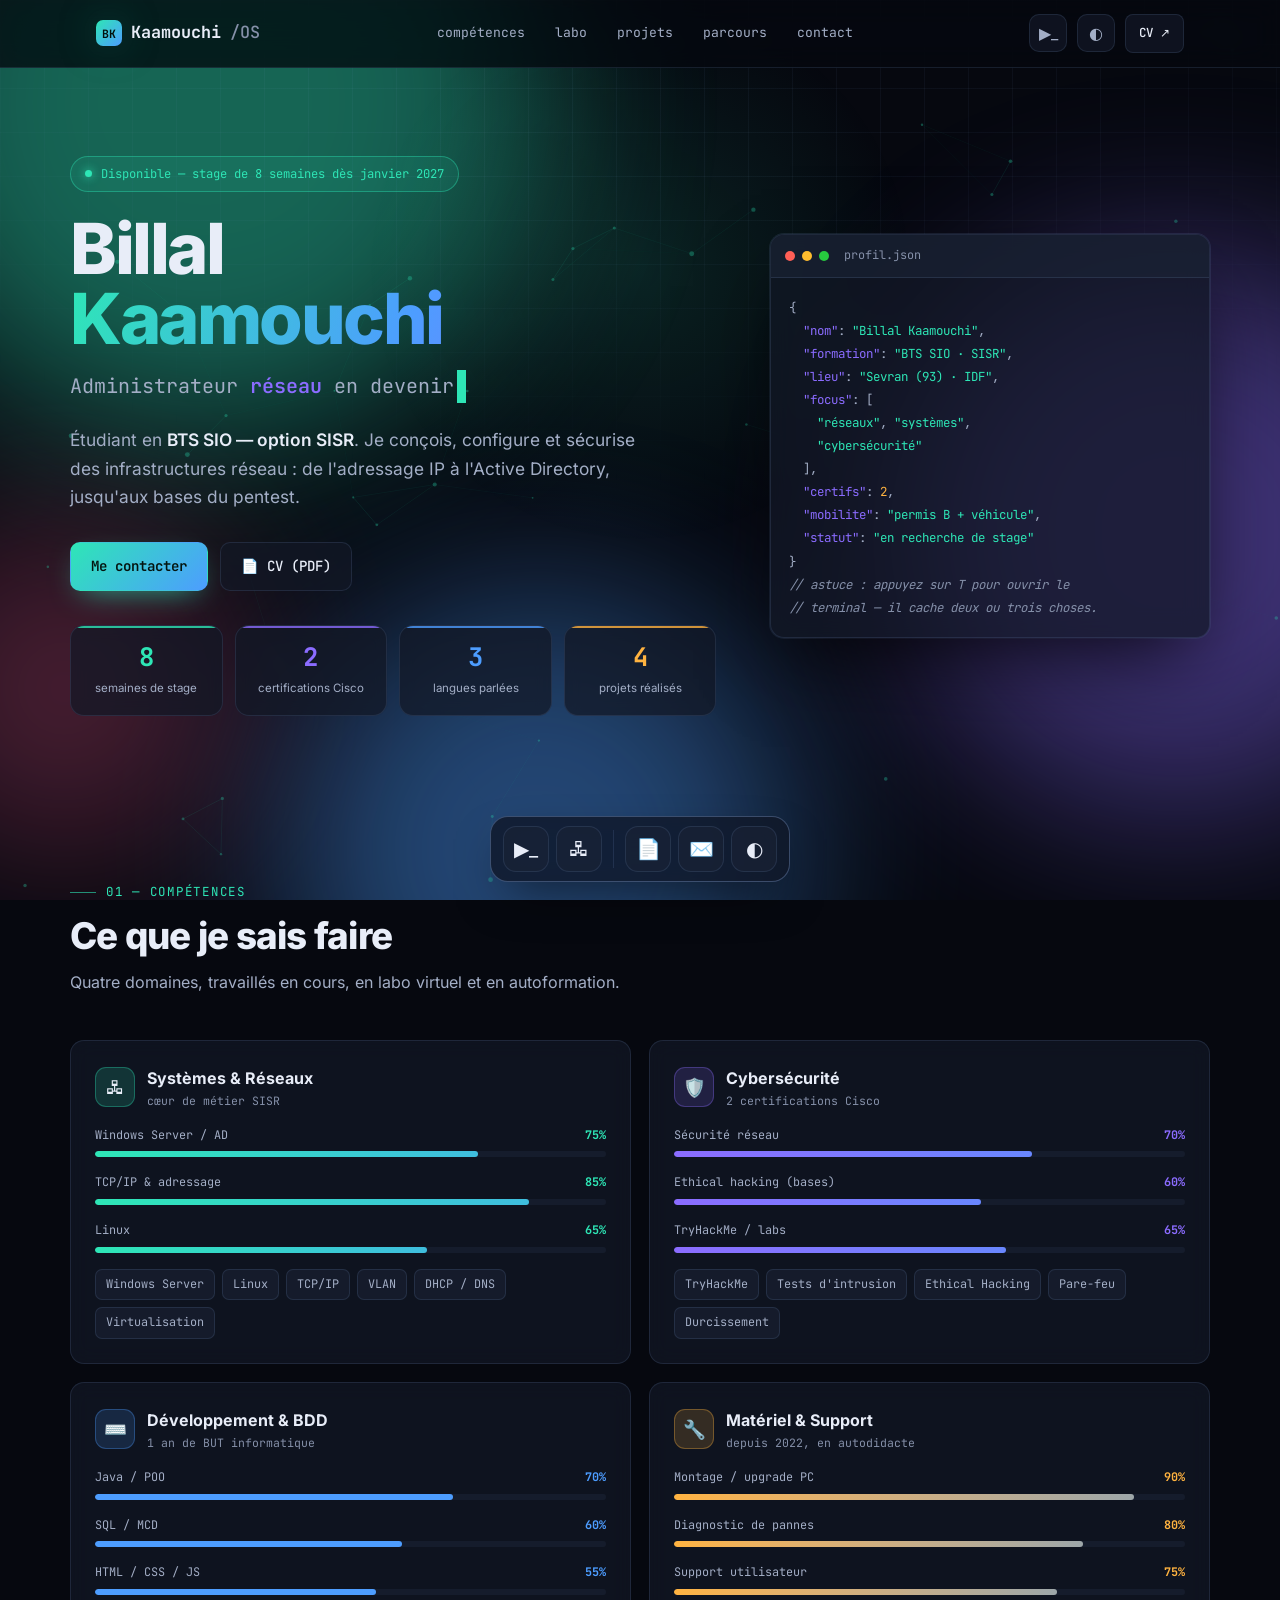
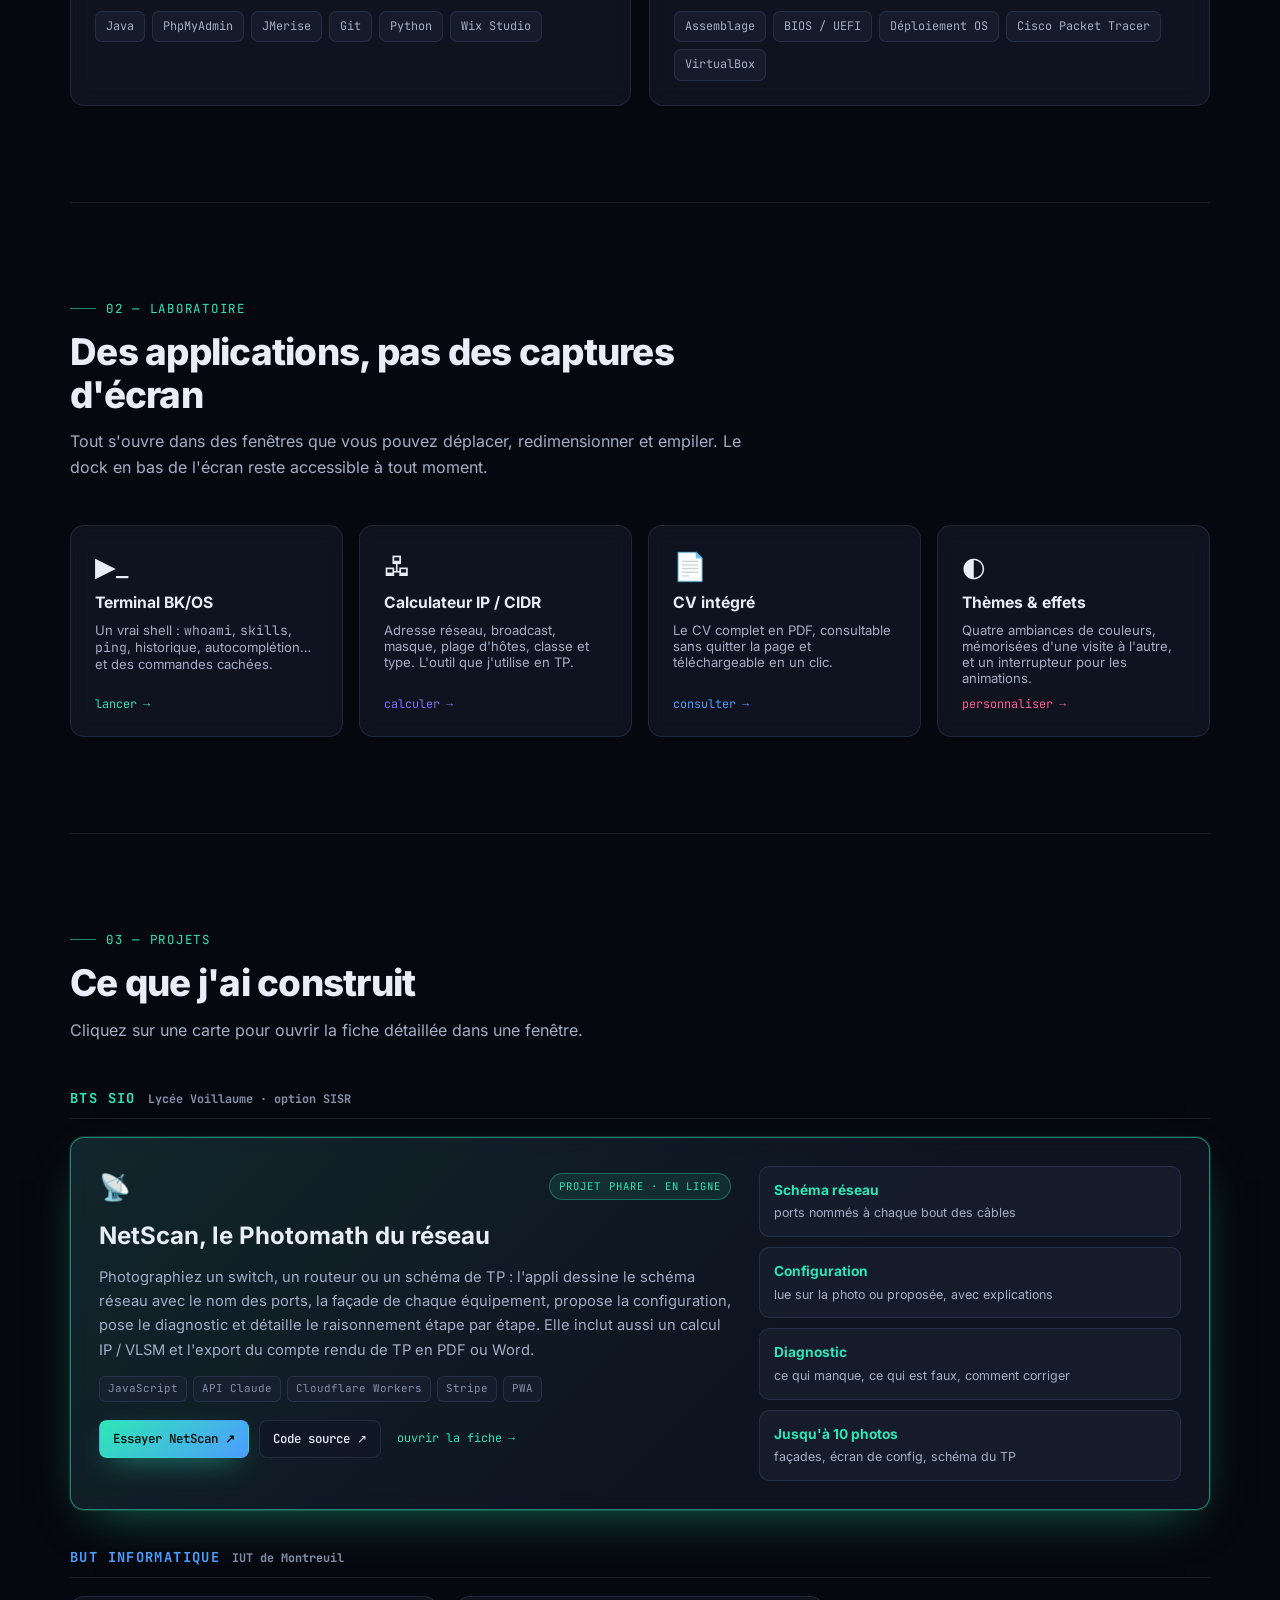
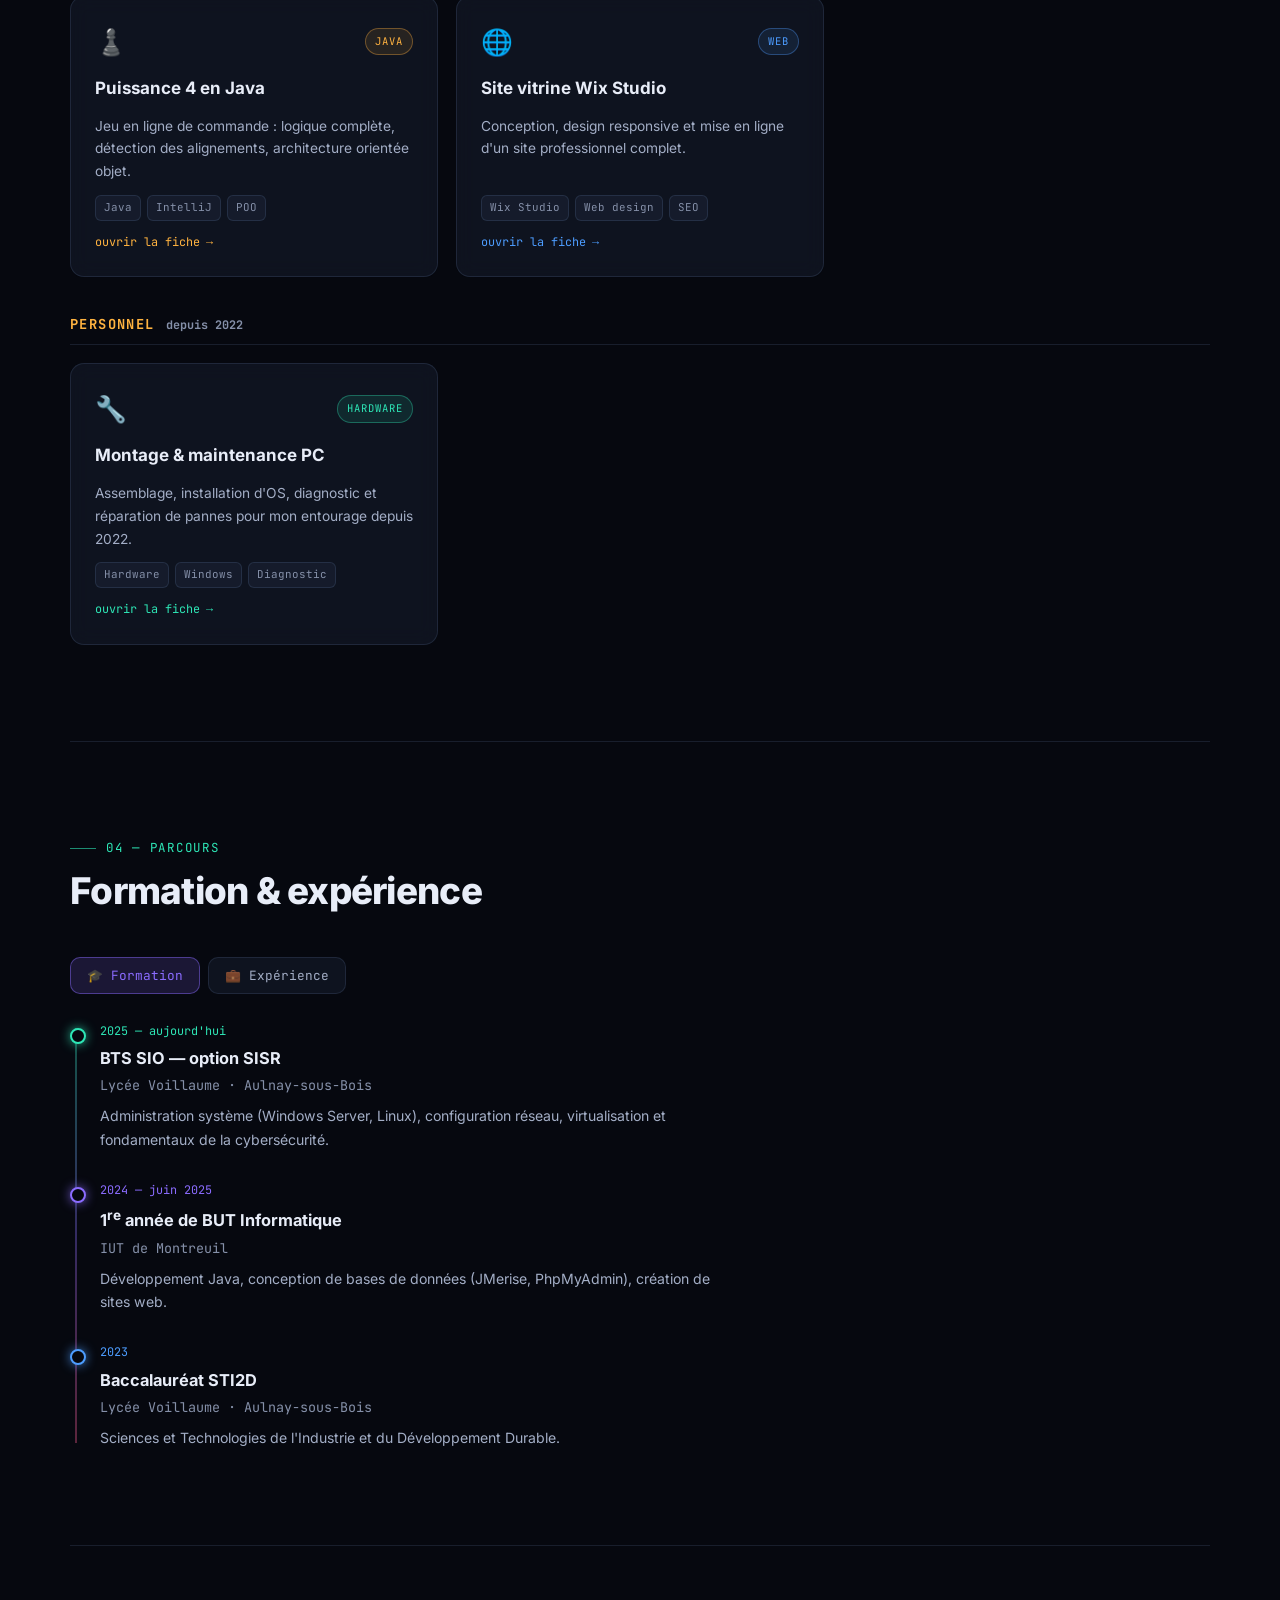
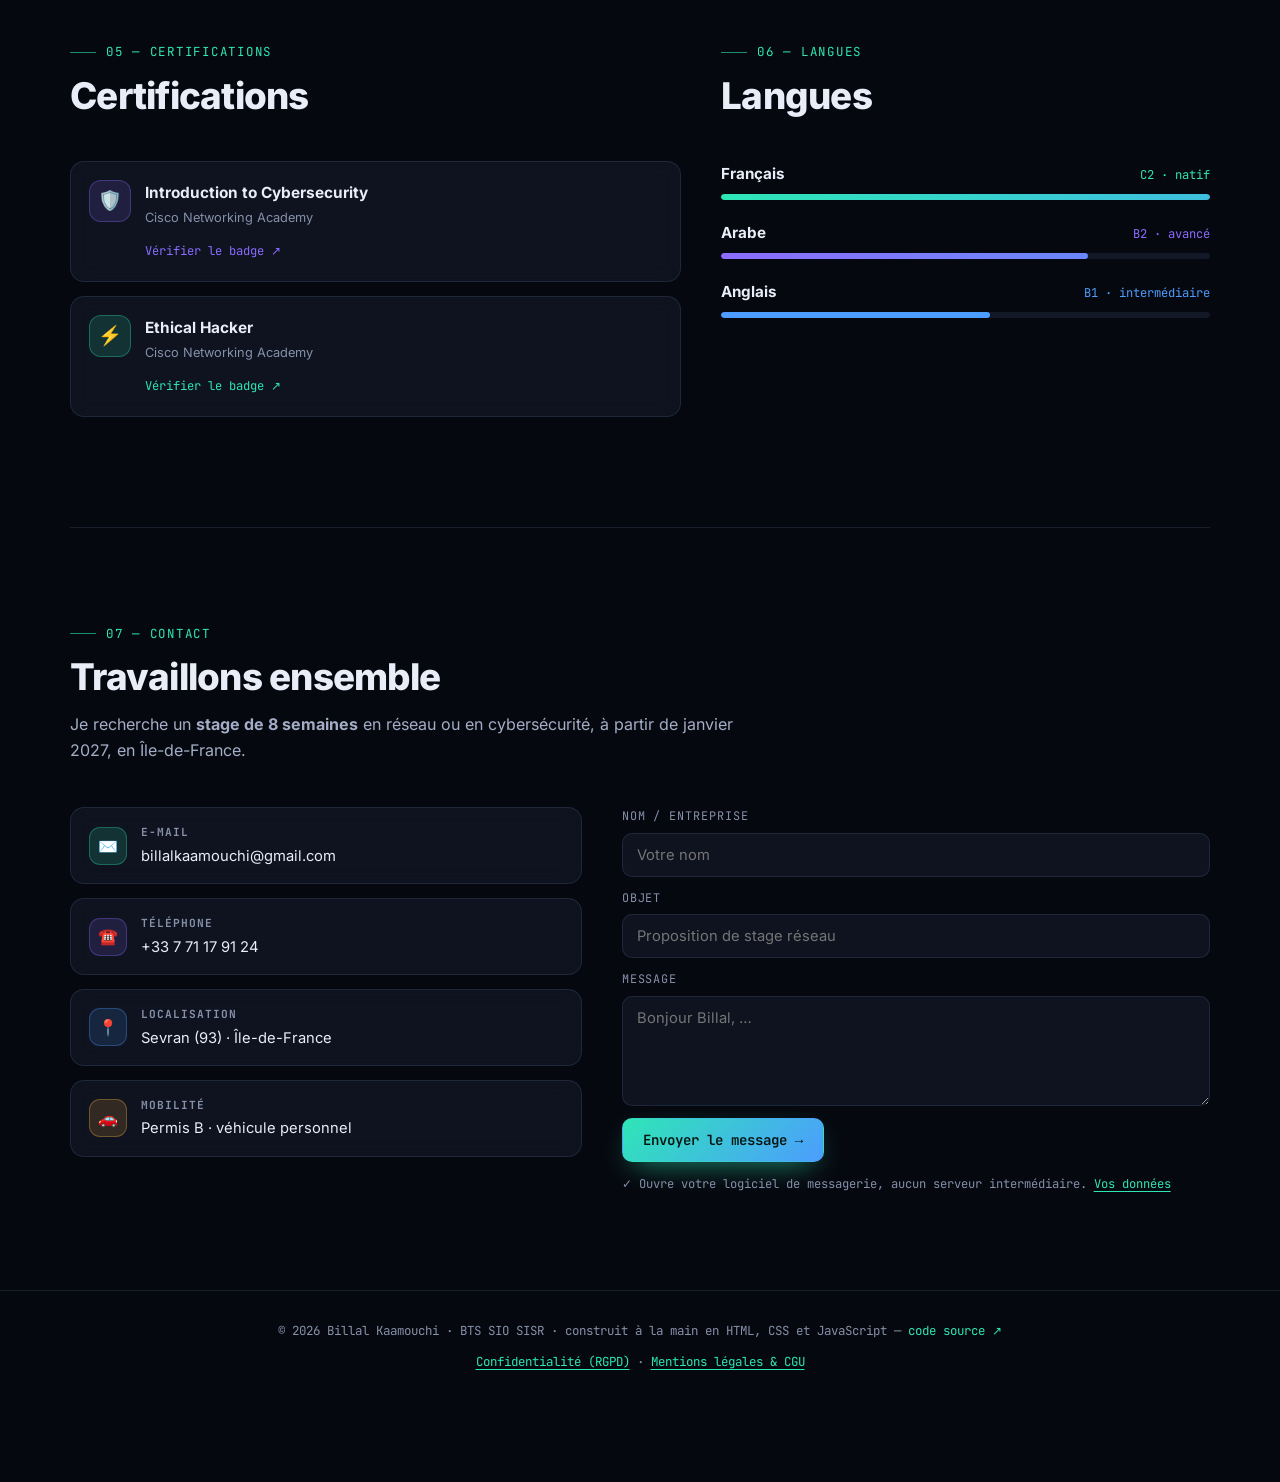
<file: index.html>
<!DOCTYPE html>
<html lang="fr" data-theme="cyber">
<head>
<meta charset="UTF-8">
<meta name="viewport" content="width=device-width, initial-scale=1.0">
<meta http-equiv="Content-Security-Policy" content="upgrade-insecure-requests">
<title>Billal Kaamouchi — Portfolio réseau &amp; cybersécurité</title>
<meta name="description" content="Portfolio interactif de Billal Kaamouchi, étudiant BTS SIO SISR — réseaux, systèmes et cybersécurité. Terminal, outils réseau et projets jouables directement dans le navigateur.">
<meta name="author" content="Billal Kaamouchi">
<meta name="theme-color" content="#06080f">
<link rel="canonical" href="https://grfz9.github.io/portfolio/">
<meta property="og:type" content="website">
<meta property="og:locale" content="fr_FR">
<meta property="og:site_name" content="Billal Kaamouchi · Portfolio">
<meta property="og:url" content="https://grfz9.github.io/portfolio/">
<meta property="og:title" content="Billal Kaamouchi — Portfolio réseau &amp; cybersécurité">
<meta property="og:description" content="Portfolio interactif de Billal Kaamouchi, étudiant BTS SIO SISR — réseaux, systèmes et cybersécurité. Terminal, outils réseau et projets jouables directement dans le navigateur.">
<meta property="og:image" content="https://grfz9.github.io/portfolio/img/og-image.jpg">
<meta property="og:image:width" content="1200">
<meta property="og:image:height" content="630">
<meta property="og:image:alt" content="Billal Kaamouchi, étudiant BTS SIO SISR, réseau et cybersécurité">
<meta name="twitter:card" content="summary_large_image">
<meta name="twitter:title" content="Billal Kaamouchi — Portfolio réseau &amp; cybersécurité">
<meta name="twitter:description" content="Portfolio interactif de Billal Kaamouchi, étudiant BTS SIO SISR — réseaux, systèmes et cybersécurité. Terminal, outils réseau et projets jouables directement dans le navigateur.">
<meta name="twitter:image" content="https://grfz9.github.io/portfolio/img/og-image.jpg">
<link rel="icon" href="favicon.ico" sizes="any">
<link rel="icon" href="img/favicon.svg" type="image/svg+xml">
<link rel="icon" href="img/favicon-32.png" type="image/png" sizes="32x32">
<link rel="apple-touch-icon" href="img/apple-touch-icon.png">
<link rel="manifest" href="site.webmanifest">
<link rel="preload" href="fonts/inter-var-latin.woff2" as="font" type="font/woff2" crossorigin>
<link rel="preload" href="fonts/jetbrains-mono-var-latin.woff2" as="font" type="font/woff2" crossorigin>
<link rel="stylesheet" href="style.css">
<noscript><style>
  /* sans JavaScript : tout le contenu reste lisible */
  .reveal,.stagger > *{opacity:1!important;transform:none!important;}
  .meter-bar i{width:var(--nojs,60%);}
  #boot,.dock{display:none!important;}
</style></noscript>
<script data-goatcounter="https://grfz9.goatcounter.com/count" async src="https://gc.zgo.at/count.js"></script>
</head>
<body>

<!-- ============ Séquence de démarrage ============ -->
<div id="boot" aria-hidden="true">
  <div style="font-size:1.1rem;font-weight:700;letter-spacing:.2em;">BK<span style="color:var(--text-faint)">/OS</span></div>
  <div class="boot-log" id="bootlog"></div>
  <div class="boot-bar"><i id="bootbar"></i></div>
  <div class="boot-skip" id="bootskip">cliquez pour passer →</div>
</div>

<!-- ============ Décor ============ -->
<div class="bg-aurora" aria-hidden="true"><i></i><i></i><i></i><i></i></div>
<div class="bg-grid" aria-hidden="true"></div>
<div class="bg-spot" aria-hidden="true"></div>
<canvas id="bg-canvas" aria-hidden="true"></canvas>

<!-- ============ Barre de navigation ============ -->
<header class="topbar">
  <nav class="wrap">
    <a href="#top" class="logo"><span class="blk">BK</span>Kaamouchi<span class="dim">/OS</span></a>
    <div class="navlinks">
      <a href="#competences">compétences</a>
      <a href="#labo">labo</a>
      <a href="#projets">projets</a>
      <a href="#parcours">parcours</a>
      <a href="#contact">contact</a>
    </div>
    <div class="nav-right">
      <button class="icon-btn" data-app="terminal" title="Ouvrir le terminal (touche T)" aria-label="Ouvrir le terminal">▶_</button>
      <button class="icon-btn" data-app="settings" title="Thèmes &amp; effets" aria-label="Thèmes et effets">◐</button>
      <a class="btn btn-ghost btn-mini" href="CV_Billal_KAAMOUCHI.pdf" target="_blank" rel="noopener">CV ↗</a>
    </div>
  </nav>
</header>

<!-- ============ Hero ============ -->
<section class="hero wrap" id="top">
  <div class="hero-grid">
    <div>
      <div class="badge reveal"><span class="dot"></span> Disponible — stage de 8 semaines dès janvier 2027</div>
      <h1 class="reveal">Billal<br><span class="grad-text">Kaamouchi</span></h1>
      <div class="role reveal"><span id="roletext"></span><span class="caret">&nbsp;</span></div>
      <p class="lede reveal">
        Étudiant en <strong>BTS SIO — option SISR</strong>. Je conçois, configure et sécurise
        des infrastructures réseau : de l'adressage IP à l'Active Directory, jusqu'aux bases du pentest.
      </p>
      <div class="cta-row reveal">
        <a class="btn btn-primary" href="#contact">Me contacter</a>
        <a class="btn btn-ghost" href="CV_Billal_KAAMOUCHI.pdf" target="_blank" rel="noopener">📄 CV (PDF)</a>
      </div>
      <div class="stats reveal stagger">
        <div class="stat" style="--sc:var(--c1)"><b data-count="8">0</b><span>semaines de stage</span></div>
        <div class="stat" style="--sc:var(--c2)"><b data-count="2">0</b><span>certifications Cisco</span></div>
        <div class="stat" style="--sc:var(--c3)"><b data-count="3">0</b><span>langues parlées</span></div>
        <div class="stat" style="--sc:var(--c4)"><b data-count="4">0</b><span>projets réalisés</span></div>
      </div>
    </div>

    <div class="hero-card reveal">
      <div class="hc-bar">
        <span class="d" style="background:#ff5f56"></span>
        <span class="d" style="background:#ffbd2e"></span>
        <span class="d" style="background:#27c93f"></span>
        <span class="t">profil.json</span>
      </div>
<pre>{
  <span class="k">"nom"</span>: <span class="s">"Billal Kaamouchi"</span>,
  <span class="k">"formation"</span>: <span class="s">"BTS SIO · SISR"</span>,
  <span class="k">"lieu"</span>: <span class="s">"Sevran (93) · IDF"</span>,
  <span class="k">"focus"</span>: [
    <span class="s">"réseaux"</span>, <span class="s">"systèmes"</span>,
    <span class="s">"cybersécurité"</span>
  ],
  <span class="k">"certifs"</span>: <span class="n">2</span>,
  <span class="k">"mobilite"</span>: <span class="s">"permis B + véhicule"</span>,
  <span class="k">"statut"</span>: <span class="s">"en recherche de stage"</span>
}
<span class="c">// astuce : appuyez sur T pour ouvrir le
// terminal — il cache deux ou trois choses.</span></pre>
    </div>
  </div>
</section>

<!-- ============ Compétences ============ -->
<section class="band wrap" id="competences">
  <div class="section-head reveal">
    <div class="section-tag">01 — Compétences</div>
    <h2 class="section-title">Ce que je sais faire</h2>
    <p class="section-sub">Quatre domaines, travaillés en cours, en labo virtuel et en autoformation.</p>
  </div>
  <div class="skills-grid stagger reveal">

    <article class="card skill-card" style="--ac:var(--c1)">
      <div class="sk-head">
        <div class="sk-ico" aria-hidden="true">🖧</div>
        <div><h3>Systèmes &amp; Réseaux</h3><div class="sk-sub">cœur de métier SISR</div></div>
      </div>
      <div class="meter">
        <div class="meter-row"><span>Windows Server / AD</span><b>75%</b></div>
        <div class="meter-bar"><i data-fill="75"></i></div>
      </div>
      <div class="meter">
        <div class="meter-row"><span>TCP/IP &amp; adressage</span><b>85%</b></div>
        <div class="meter-bar"><i data-fill="85"></i></div>
      </div>
      <div class="meter">
        <div class="meter-row"><span>Linux</span><b>65%</b></div>
        <div class="meter-bar"><i data-fill="65"></i></div>
      </div>
      <div class="pill-row">
        <span class="pill">Windows Server</span><span class="pill">Linux</span><span class="pill">TCP/IP</span>
        <span class="pill">VLAN</span><span class="pill">DHCP / DNS</span><span class="pill">Virtualisation</span>
      </div>
    </article>

    <article class="card skill-card" style="--ac:var(--c2)">
      <div class="sk-head">
        <div class="sk-ico" aria-hidden="true">🛡️</div>
        <div><h3>Cybersécurité</h3><div class="sk-sub">2 certifications Cisco</div></div>
      </div>
      <div class="meter">
        <div class="meter-row"><span>Sécurité réseau</span><b>70%</b></div>
        <div class="meter-bar"><i data-fill="70"></i></div>
      </div>
      <div class="meter">
        <div class="meter-row"><span>Ethical hacking (bases)</span><b>60%</b></div>
        <div class="meter-bar"><i data-fill="60"></i></div>
      </div>
      <div class="meter">
        <div class="meter-row"><span>TryHackMe / labs</span><b>65%</b></div>
        <div class="meter-bar"><i data-fill="65"></i></div>
      </div>
      <div class="pill-row">
        <span class="pill">TryHackMe</span><span class="pill">Tests d'intrusion</span>
        <span class="pill">Ethical Hacking</span><span class="pill">Pare-feu</span><span class="pill">Durcissement</span>
      </div>
    </article>

    <article class="card skill-card" style="--ac:var(--c3)">
      <div class="sk-head">
        <div class="sk-ico" aria-hidden="true">⌨️</div>
        <div><h3>Développement &amp; BDD</h3><div class="sk-sub">1 an de BUT informatique</div></div>
      </div>
      <div class="meter">
        <div class="meter-row"><span>Java / POO</span><b>70%</b></div>
        <div class="meter-bar"><i data-fill="70"></i></div>
      </div>
      <div class="meter">
        <div class="meter-row"><span>SQL / MCD</span><b>60%</b></div>
        <div class="meter-bar"><i data-fill="60"></i></div>
      </div>
      <div class="meter">
        <div class="meter-row"><span>HTML / CSS / JS</span><b>55%</b></div>
        <div class="meter-bar"><i data-fill="55"></i></div>
      </div>
      <div class="pill-row">
        <span class="pill">Java</span><span class="pill">PhpMyAdmin</span><span class="pill">JMerise</span>
        <span class="pill">Git</span><span class="pill">Python</span><span class="pill">Wix Studio</span>
      </div>
    </article>

    <article class="card skill-card" style="--ac:var(--c4)">
      <div class="sk-head">
        <div class="sk-ico" aria-hidden="true">🔧</div>
        <div><h3>Matériel &amp; Support</h3><div class="sk-sub">depuis 2022, en autodidacte</div></div>
      </div>
      <div class="meter">
        <div class="meter-row"><span>Montage / upgrade PC</span><b>90%</b></div>
        <div class="meter-bar"><i data-fill="90"></i></div>
      </div>
      <div class="meter">
        <div class="meter-row"><span>Diagnostic de pannes</span><b>80%</b></div>
        <div class="meter-bar"><i data-fill="80"></i></div>
      </div>
      <div class="meter">
        <div class="meter-row"><span>Support utilisateur</span><b>75%</b></div>
        <div class="meter-bar"><i data-fill="75"></i></div>
      </div>
      <div class="pill-row">
        <span class="pill">Assemblage</span><span class="pill">BIOS / UEFI</span><span class="pill">Déploiement OS</span>
        <span class="pill">Cisco Packet Tracer</span><span class="pill">VirtualBox</span>
      </div>
    </article>

  </div>
</section>

<!-- ============ Laboratoire ============ -->
<section class="band wrap" id="labo">
  <div class="section-head reveal">
    <div class="section-tag">02 — Laboratoire</div>
    <h2 class="section-title">Des applications, pas des captures d'écran</h2>
    <p class="section-sub">
      Tout s'ouvre dans des fenêtres que vous pouvez déplacer, redimensionner et empiler.
      Le dock en bas de l'écran reste accessible à tout moment.
    </p>
  </div>
  <div class="lab-grid stagger reveal">
    <button class="card lab-card" data-app="terminal" style="--ac:var(--c1)">
      <div class="lab-ico" aria-hidden="true">▶_</div>
      <h3>Terminal BK/OS</h3>
      <p>Un vrai shell : <code>whoami</code>, <code>skills</code>, <code>ping</code>, historique, autocomplétion… et des commandes cachées.</p>
      <div class="lab-go">lancer <span>→</span></div>
    </button>
    <button class="card lab-card" data-app="subnet" style="--ac:var(--c2)">
      <div class="lab-ico" aria-hidden="true">🖧</div>
      <h3>Calculateur IP / CIDR</h3>
      <p>Adresse réseau, broadcast, masque, plage d'hôtes, classe et type. L'outil que j'utilise en TP.</p>
      <div class="lab-go">calculer <span>→</span></div>
    </button>
    <button class="card lab-card" data-app="cv" style="--ac:var(--c3)">
      <div class="lab-ico" aria-hidden="true">📄</div>
      <h3>CV intégré</h3>
      <p>Le CV complet en PDF, consultable sans quitter la page et téléchargeable en un clic.</p>
      <div class="lab-go">consulter <span>→</span></div>
    </button>
    <button class="card lab-card" data-app="settings" style="--ac:var(--c5)">
      <div class="lab-ico" aria-hidden="true">◐</div>
      <h3>Thèmes &amp; effets</h3>
      <p>Quatre ambiances de couleurs, mémorisées d'une visite à l'autre, et un interrupteur pour les animations.</p>
      <div class="lab-go">personnaliser <span>→</span></div>
    </button>
  </div>
</section>

<!-- ============ Projets ============ -->
<section class="band wrap" id="projets">
  <div class="section-head reveal">
    <div class="section-tag">03 — Projets</div>
    <h2 class="section-title">Ce que j'ai construit</h2>
    <p class="section-sub">Cliquez sur une carte pour ouvrir la fiche détaillée dans une fenêtre.</p>
  </div>
  <div class="projects-grid stagger reveal">

    <h3 class="proj-group" style="--ac:var(--c1)">BTS SIO<span>Lycée Voillaume · option SISR</span></h3>

    <article class="card proj-card proj-featured" data-project="netscan" style="--ac:var(--c1)">
      <div class="feat-body">
        <div class="proj-top"><span class="proj-icon" aria-hidden="true">📡</span><span class="proj-tag">Projet phare · En ligne</span></div>
        <h3>NetScan, le Photomath du réseau</h3>
        <p>Photographiez un switch, un routeur ou un schéma de TP : l'appli dessine le schéma réseau avec le nom des ports, la façade de chaque équipement, propose la configuration, pose le diagnostic et détaille le raisonnement étape par étape. Elle inclut aussi un calcul IP / VLSM et l'export du compte rendu de TP en PDF ou Word.</p>
        <div class="proj-pills"><span>JavaScript</span><span>API Claude</span><span>Cloudflare Workers</span><span>Stripe</span><span>PWA</span></div>
        <div class="feat-actions">
          <a class="btn btn-primary btn-mini" href="https://grfz9.github.io/NetScan/" target="_blank" rel="noopener">Essayer NetScan ↗</a>
          <a class="btn btn-ghost btn-mini" href="https://github.com/grfz9/NetScan" target="_blank" rel="noopener">Code source ↗</a>
          <span class="proj-open">ouvrir la fiche <span>→</span></span>
        </div>
      </div>
      <ul class="feat-points">
        <li><b>Schéma réseau</b><span>ports nommés à chaque bout des câbles</span></li>
        <li><b>Configuration</b><span>lue sur la photo ou proposée, avec explications</span></li>
        <li><b>Diagnostic</b><span>ce qui manque, ce qui est faux, comment corriger</span></li>
        <li><b>Jusqu'à 10 photos</b><span>façades, écran de config, schéma du TP</span></li>
      </ul>
    </article>

    <h3 class="proj-group" style="--ac:var(--c3)">BUT Informatique<span>IUT de Montreuil</span></h3>

    <article class="card proj-card" data-project="puissance4" style="--ac:var(--c4)">
      <div class="proj-top"><span class="proj-icon" aria-hidden="true">♟️</span><span class="proj-tag">Java</span></div>
      <h3>Puissance 4 en Java</h3>
      <p>Jeu en ligne de commande : logique complète, détection des alignements, architecture orientée objet.</p>
      <div class="proj-pills"><span>Java</span><span>IntelliJ</span><span>POO</span></div>
      <div class="proj-open">ouvrir la fiche <span>→</span></div>
    </article>

    <article class="card proj-card" data-project="wix" style="--ac:var(--c3)">
      <div class="proj-top"><span class="proj-icon" aria-hidden="true">🌐</span><span class="proj-tag">Web</span></div>
      <h3>Site vitrine Wix Studio</h3>
      <p>Conception, design responsive et mise en ligne d'un site professionnel complet.</p>
      <div class="proj-pills"><span>Wix Studio</span><span>Web design</span><span>SEO</span></div>
      <div class="proj-open">ouvrir la fiche <span>→</span></div>
    </article>

    <h3 class="proj-group" style="--ac:var(--c4)">Personnel<span>depuis 2022</span></h3>

    <article class="card proj-card" data-project="montage" style="--ac:var(--c1)">
      <div class="proj-top"><span class="proj-icon" aria-hidden="true">🔧</span><span class="proj-tag">Hardware</span></div>
      <h3>Montage &amp; maintenance PC</h3>
      <p>Assemblage, installation d'OS, diagnostic et réparation de pannes pour mon entourage depuis 2022.</p>
      <div class="proj-pills"><span>Hardware</span><span>Windows</span><span>Diagnostic</span></div>
      <div class="proj-open">ouvrir la fiche <span>→</span></div>
    </article>

  </div>
</section>

<!-- ============ Parcours ============ -->
<section class="band wrap" id="parcours">
  <div class="section-head reveal">
    <div class="section-tag">04 — Parcours</div>
    <h2 class="section-title">Formation &amp; expérience</h2>
  </div>
  <div class="track-tabs reveal">
    <button class="track-tab active" data-track="formation">🎓 Formation</button>
    <button class="track-tab" data-track="experience">💼 Expérience</button>
  </div>

  <div class="tl-panel active" id="track-formation">
    <div class="timeline">
      <div class="tl-item reveal" style="--tc:var(--c1)">
        <div class="tl-date">2025 — aujourd'hui</div>
        <h4>BTS SIO — option SISR</h4>
        <div class="tl-org">Lycée Voillaume · Aulnay-sous-Bois</div>
        <p>Administration système (Windows Server, Linux), configuration réseau, virtualisation et fondamentaux de la cybersécurité.</p>
      </div>
      <div class="tl-item reveal" style="--tc:var(--c2)">
        <div class="tl-date">2024 — juin 2025</div>
        <h4>1<sup>re</sup> année de BUT Informatique</h4>
        <div class="tl-org">IUT de Montreuil</div>
        <p>Développement Java, conception de bases de données (JMerise, PhpMyAdmin), création de sites web.</p>
      </div>
      <div class="tl-item reveal" style="--tc:var(--c3)">
        <div class="tl-date">2023</div>
        <h4>Baccalauréat STI2D</h4>
        <div class="tl-org">Lycée Voillaume · Aulnay-sous-Bois</div>
        <p>Sciences et Technologies de l'Industrie et du Développement Durable.</p>
      </div>
    </div>
  </div>

  <div class="tl-panel" id="track-experience">
    <div class="timeline">
      <div class="tl-item" style="--tc:var(--c4)">
        <div class="tl-date">Juil. — août 2026</div>
        <h4>Ouvrier travaux publics (intérim)</h4>
        <div class="tl-org">Moncocol · Aubervilliers</div>
        <p>Chantiers de voirie et travaux routiers : maçonnerie, conduite d'engins. Rigueur, sécurité et travail en équipe.</p>
      </div>
      <div class="tl-item" style="--tc:var(--c5)">
        <div class="tl-date">Mai — juin 2024</div>
        <h4>Stage — technicien de maintenance</h4>
        <div class="tl-org">DHL · Tremblay-en-France</div>
        <p>Entretien des machines, dépannage et optimisation des équipements de production. Un vrai apprentissage du diagnostic méthodique.</p>
      </div>
      <div class="tl-item" style="--tc:var(--c2)">
        <div class="tl-date">2019</div>
        <h4>Stage — découverte ingénierie bâtiment</h4>
        <div class="tl-org">Bobigny</div>
        <p>Conception, planification et supervision de travaux de construction et de rénovation.</p>
      </div>
    </div>
  </div>
</section>

<!-- ============ Certifications & langues ============ -->
<section class="band wrap">
  <div class="split-2">
    <div>
      <div class="section-head reveal">
        <div class="section-tag">05 — Certifications</div>
        <h2 class="section-title">Certifications</h2>
      </div>
      <div class="stagger reveal">
        <article class="card cert-card" style="--ac:var(--c2)">
          <div class="cert-ico" aria-hidden="true">🛡️</div>
          <div>
            <h4>Introduction to Cybersecurity</h4>
            <p>Cisco Networking Academy</p>
            <a href="https://www.credly.com/badges/1866a347-dddb-42da-af25-bceb4869fcae/public_url" target="_blank" rel="noopener">Vérifier le badge ↗</a>
          </div>
        </article>
        <article class="card cert-card" style="--ac:var(--c1)">
          <div class="cert-ico" aria-hidden="true">⚡</div>
          <div>
            <h4>Ethical Hacker</h4>
            <p>Cisco Networking Academy</p>
            <a href="https://www.credly.com/badges/05a6007b-a505-4af3-9598-4345756c97c1/public_url" target="_blank" rel="noopener">Vérifier le badge ↗</a>
          </div>
        </article>
      </div>
    </div>
    <div>
      <div class="section-head reveal">
        <div class="section-tag">06 — Langues</div>
        <h2 class="section-title">Langues</h2>
      </div>
      <div class="reveal">
        <div class="lang-item" style="--ac:var(--c1)">
          <div class="lang-top"><b>Français</b><span>C2 · natif</span></div>
          <div class="meter-bar"><i data-fill="100"></i></div>
        </div>
        <div class="lang-item" style="--ac:var(--c2)">
          <div class="lang-top"><b>Arabe</b><span>B2 · avancé</span></div>
          <div class="meter-bar"><i data-fill="75"></i></div>
        </div>
        <div class="lang-item" style="--ac:var(--c3)">
          <div class="lang-top"><b>Anglais</b><span>B1 · intermédiaire</span></div>
          <div class="meter-bar"><i data-fill="55"></i></div>
        </div>
      </div>
    </div>
  </div>
</section>

<!-- ============ Contact ============ -->
<section class="band wrap" id="contact">
  <div class="section-head reveal">
    <div class="section-tag">07 — Contact</div>
    <h2 class="section-title">Travaillons ensemble</h2>
    <p class="section-sub">Je recherche un <strong>stage de 8 semaines</strong> en réseau ou en cybersécurité, à partir de janvier 2027, en Île-de-France.</p>
  </div>
  <div class="contact-grid">
    <div class="stagger reveal">
      <a class="card contact-item" href="mailto:billalkaamouchi@gmail.com" style="--ac:var(--c1)">
        <div class="ico" aria-hidden="true">✉️</div><div><b>E-mail</b><span>billalkaamouchi@gmail.com</span></div>
      </a>
      <a class="card contact-item" href="tel:+33771179124" style="--ac:var(--c2)">
        <div class="ico" aria-hidden="true">☎️</div><div><b>Téléphone</b><span>+33 7 71 17 91 24</span></div>
      </a>
      <div class="card contact-item" style="--ac:var(--c3)">
        <div class="ico" aria-hidden="true">📍</div><div><b>Localisation</b><span>Sevran (93) · Île-de-France</span></div>
      </div>
      <div class="card contact-item" style="--ac:var(--c4)">
        <div class="ico" aria-hidden="true">🚗</div><div><b>Mobilité</b><span>Permis B · véhicule personnel</span></div>
      </div>
    </div>
    <form class="reveal" id="contact-form">
      <label class="field">Nom / entreprise
        <input type="text" id="cf-name" placeholder="Votre nom" required>
      </label>
      <label class="field">Objet
        <input type="text" id="cf-subject" placeholder="Proposition de stage réseau">
      </label>
      <label class="field">Message
        <textarea id="cf-message" placeholder="Bonjour Billal, …" required></textarea>
      </label>
      <button class="btn btn-primary" type="submit" style="align-self:flex-start">Envoyer le message →</button>
      <div class="form-note">✓ Ouvre votre logiciel de messagerie, aucun serveur intermédiaire. <a href="rgpd.html">Vos données</a></div>
    </form>
  </div>
</section>

<footer class="site">
  © 2026 Billal Kaamouchi · BTS SIO SISR · construit à la main en HTML, CSS et JavaScript —
  <a href="https://github.com/grfz9/portfolio" target="_blank" rel="noopener">code source ↗</a>
  <div class="legal-links"><a href="rgpd.html">Confidentialité (RGPD)</a> · <a href="cgu.html">Mentions légales &amp; CGU</a></div>
</footer>

<!-- ============ Couche fenêtres + dock ============ -->
<div class="win-overlay" id="win-overlay"></div>
<div id="win-layer"></div>

<nav class="dock" id="dock" aria-label="Lanceur d'applications">
  <button class="dock-item" data-app="terminal"   style="--dc:var(--c1)">▶_<span class="tip">Terminal</span></button>
  <button class="dock-item" data-app="subnet"     style="--dc:var(--c2)">🖧<span class="tip">Calculateur IP</span></button>
  <span class="dock-sep"></span>
  <button class="dock-item" data-app="cv"         style="--dc:var(--c3)">📄<span class="tip">CV</span></button>
  <button class="dock-item" data-app="contact"    style="--dc:var(--c1)">✉️<span class="tip">Contact</span></button>
  <button class="dock-item" data-app="settings"   style="--dc:var(--c2)">◐<span class="tip">Thèmes</span></button>
</nav>

<script src="app.js" defer></script>
</body>
</html>
</file>
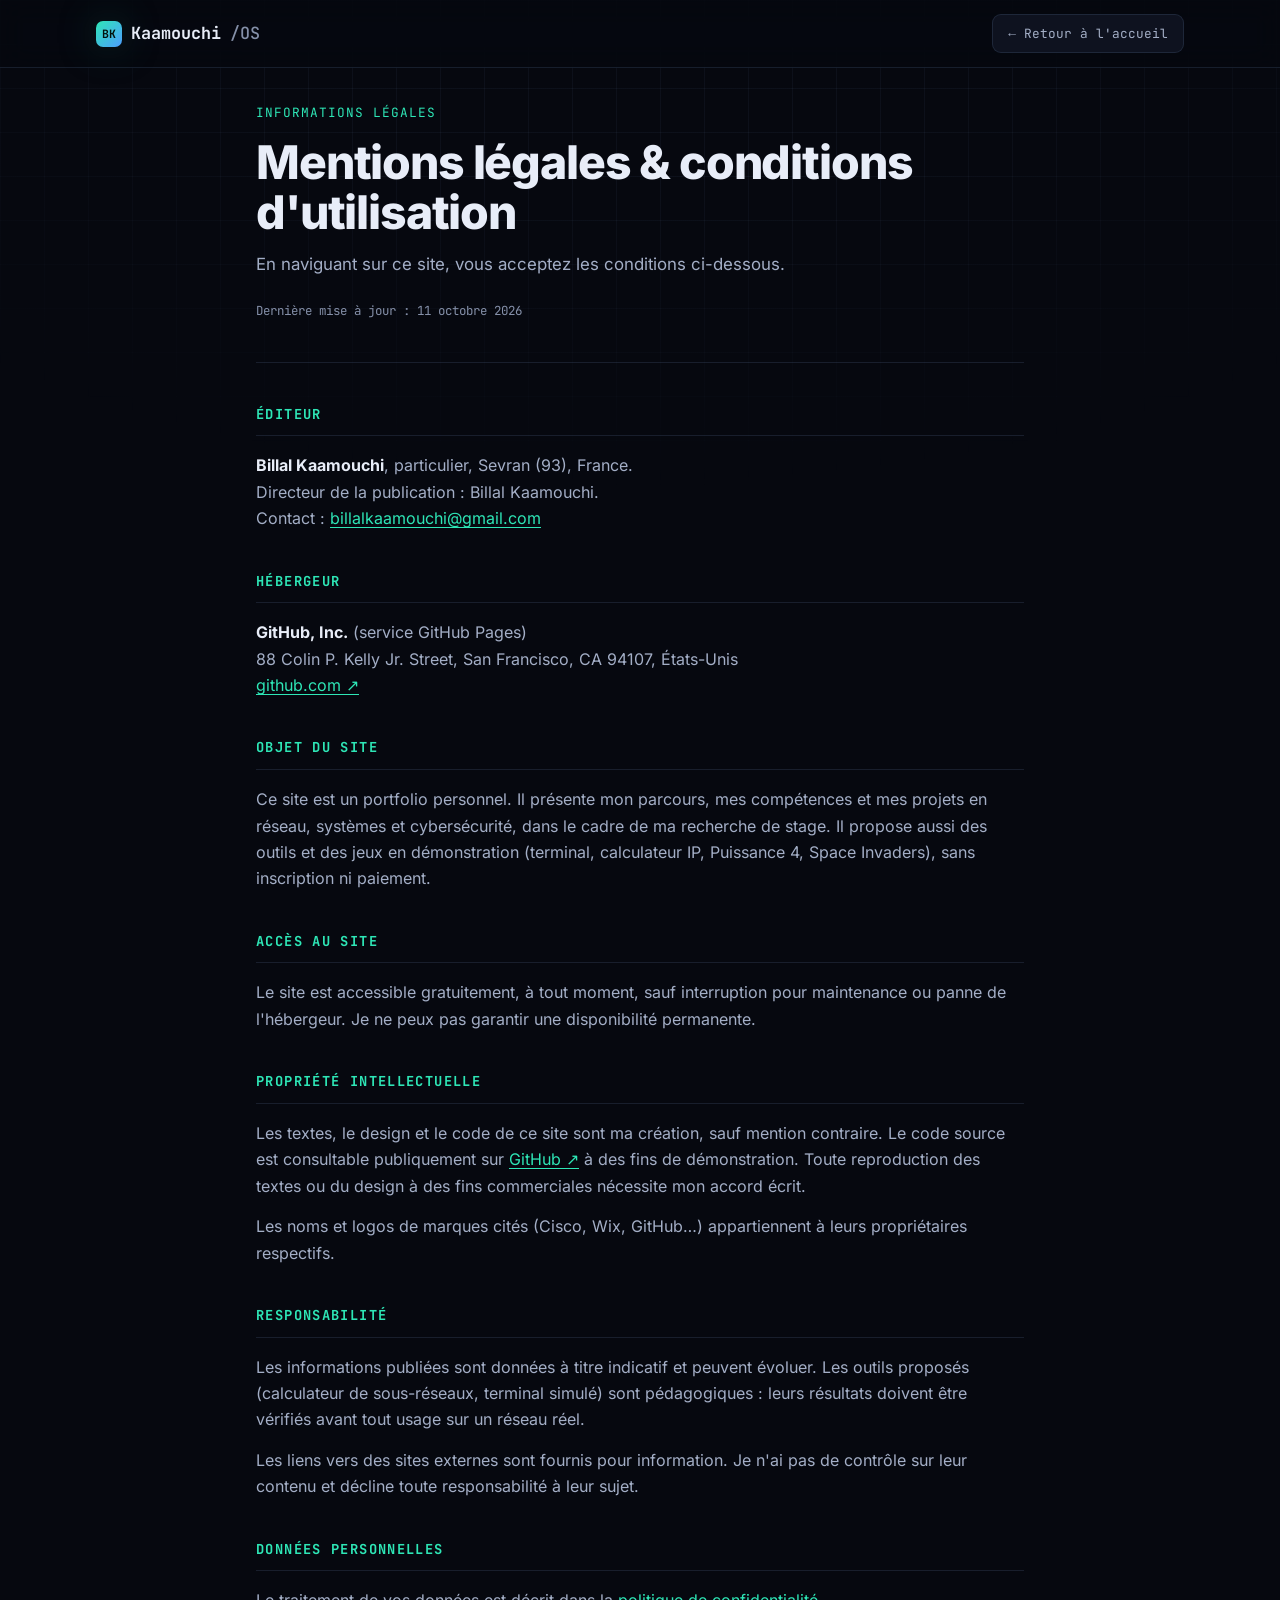
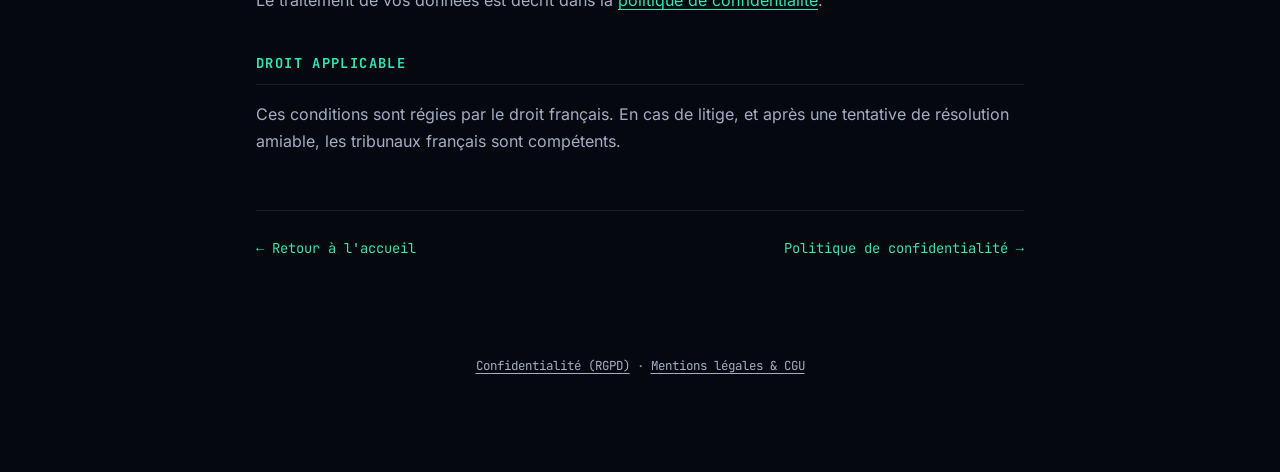
<file: cgu.html>
<!DOCTYPE html>
<html lang="fr">
<head>
<meta charset="UTF-8">
<meta name="viewport" content="width=device-width, initial-scale=1.0">
<meta http-equiv="Content-Security-Policy" content="upgrade-insecure-requests">
<title>Mentions légales et CGU du portfolio · Billal Kaamouchi</title>
<meta name="description" content="Mentions légales et conditions générales d'utilisation du portfolio de Billal Kaamouchi : éditeur, hébergeur, propriété intellectuelle et responsabilité.">
<meta name="theme-color" content="#06080f">
<link rel="canonical" href="https://grfz9.github.io/portfolio/cgu.html">
<meta property="og:type" content="website">
<meta property="og:locale" content="fr_FR">
<meta property="og:site_name" content="Billal Kaamouchi · Portfolio">
<meta property="og:url" content="https://grfz9.github.io/portfolio/cgu.html">
<meta property="og:title" content="Mentions légales et CGU du portfolio · Billal Kaamouchi">
<meta property="og:description" content="Mentions légales et conditions générales d'utilisation du portfolio de Billal Kaamouchi : éditeur, hébergeur, propriété intellectuelle et responsabilité.">
<meta property="og:image" content="https://grfz9.github.io/portfolio/img/og-image.jpg">
<meta property="og:image:width" content="1200">
<meta property="og:image:height" content="630">
<meta property="og:image:alt" content="Billal Kaamouchi, étudiant BTS SIO SISR, réseau et cybersécurité">
<meta name="twitter:card" content="summary_large_image">
<meta name="twitter:title" content="Mentions légales et CGU du portfolio · Billal Kaamouchi">
<meta name="twitter:description" content="Mentions légales et conditions générales d'utilisation du portfolio de Billal Kaamouchi : éditeur, hébergeur, propriété intellectuelle et responsabilité.">
<meta name="twitter:image" content="https://grfz9.github.io/portfolio/img/og-image.jpg">
<link rel="icon" href="favicon.ico" sizes="any">
<link rel="icon" href="img/favicon.svg" type="image/svg+xml">
<link rel="icon" href="img/favicon-32.png" type="image/png" sizes="32x32">
<link rel="apple-touch-icon" href="img/apple-touch-icon.png">
<link rel="manifest" href="site.webmanifest">
<link rel="preload" href="fonts/inter-var-latin.woff2" as="font" type="font/woff2" crossorigin>
<link rel="preload" href="fonts/jetbrains-mono-var-latin.woff2" as="font" type="font/woff2" crossorigin>
<link rel="stylesheet" href="style.css">
<script data-goatcounter="https://grfz9.goatcounter.com/count" async src="https://gc.zgo.at/count.js"></script>
</head>
<body>

<div class="bg-grid" aria-hidden="true"></div>

<header class="topbar">
  <nav class="wrap">
    <a href="index.html" class="logo"><span class="blk">BK</span>Kaamouchi<span class="dim">/OS</span></a>
    <a href="index.html" class="back-link">← Retour à l'accueil</a>
  </nav>
</header>

<main class="page-wrap legal">
  <header class="project-hero">
    <p class="eyebrow">Informations légales</p>
    <h1>Mentions légales &amp; conditions d'utilisation</h1>
    <p class="tagline">En naviguant sur ce site, vous acceptez les conditions ci-dessous.</p>
    <p class="legal-date">Dernière mise à jour : 11 octobre 2026</p>
  </header>

  <section class="block">
    <h2>Éditeur</h2>
    <p><strong>Billal Kaamouchi</strong>, particulier, Sevran (93), France.<br>
    Directeur de la publication : Billal Kaamouchi.<br>
    Contact : <a href="mailto:billalkaamouchi@gmail.com">billalkaamouchi@gmail.com</a></p>
  </section>

  <section class="block">
    <h2>Hébergeur</h2>
    <p><strong>GitHub, Inc.</strong> (service GitHub Pages)<br>
    88 Colin P. Kelly Jr. Street, San Francisco, CA 94107, États-Unis<br>
    <a href="https://github.com" target="_blank" rel="noopener">github.com ↗</a></p>
  </section>

  <section class="block">
    <h2>Objet du site</h2>
    <p>Ce site est un portfolio personnel. Il présente mon parcours, mes compétences et mes projets en réseau, systèmes et cybersécurité, dans le cadre de ma recherche de stage. Il propose aussi des outils et des jeux en démonstration (terminal, calculateur IP, Puissance 4, Space Invaders), sans inscription ni paiement.</p>
  </section>

  <section class="block">
    <h2>Accès au site</h2>
    <p>Le site est accessible gratuitement, à tout moment, sauf interruption pour maintenance ou panne de l'hébergeur. Je ne peux pas garantir une disponibilité permanente.</p>
  </section>

  <section class="block">
    <h2>Propriété intellectuelle</h2>
    <p>Les textes, le design et le code de ce site sont ma création, sauf mention contraire. Le code source est consultable publiquement sur <a href="https://github.com/grfz9/portfolio" target="_blank" rel="noopener">GitHub ↗</a> à des fins de démonstration. Toute reproduction des textes ou du design à des fins commerciales nécessite mon accord écrit.</p>
    <p>Les noms et logos de marques cités (Cisco, Wix, GitHub…) appartiennent à leurs propriétaires respectifs.</p>
  </section>

  <section class="block">
    <h2>Responsabilité</h2>
    <p>Les informations publiées sont données à titre indicatif et peuvent évoluer. Les outils proposés (calculateur de sous-réseaux, terminal simulé) sont pédagogiques : leurs résultats doivent être vérifiés avant tout usage sur un réseau réel.</p>
    <p>Les liens vers des sites externes sont fournis pour information. Je n'ai pas de contrôle sur leur contenu et décline toute responsabilité à leur sujet.</p>
  </section>

  <section class="block">
    <h2>Données personnelles</h2>
    <p>Le traitement de vos données est décrit dans la <a href="rgpd.html">politique de confidentialité</a>.</p>
  </section>

  <section class="block">
    <h2>Droit applicable</h2>
    <p>Ces conditions sont régies par le droit français. En cas de litige, et après une tentative de résolution amiable, les tribunaux français sont compétents.</p>
  </section>

  <div class="project-footer">
    <a href="index.html">← Retour à l'accueil</a>
    <a href="rgpd.html">Politique de confidentialité →</a>
  </div>
</main>

<footer class="legal-links"><a href="rgpd.html">Confidentialité (RGPD)</a> · <a href="cgu.html">Mentions légales &amp; CGU</a></footer>
</body>
</html>
</file>
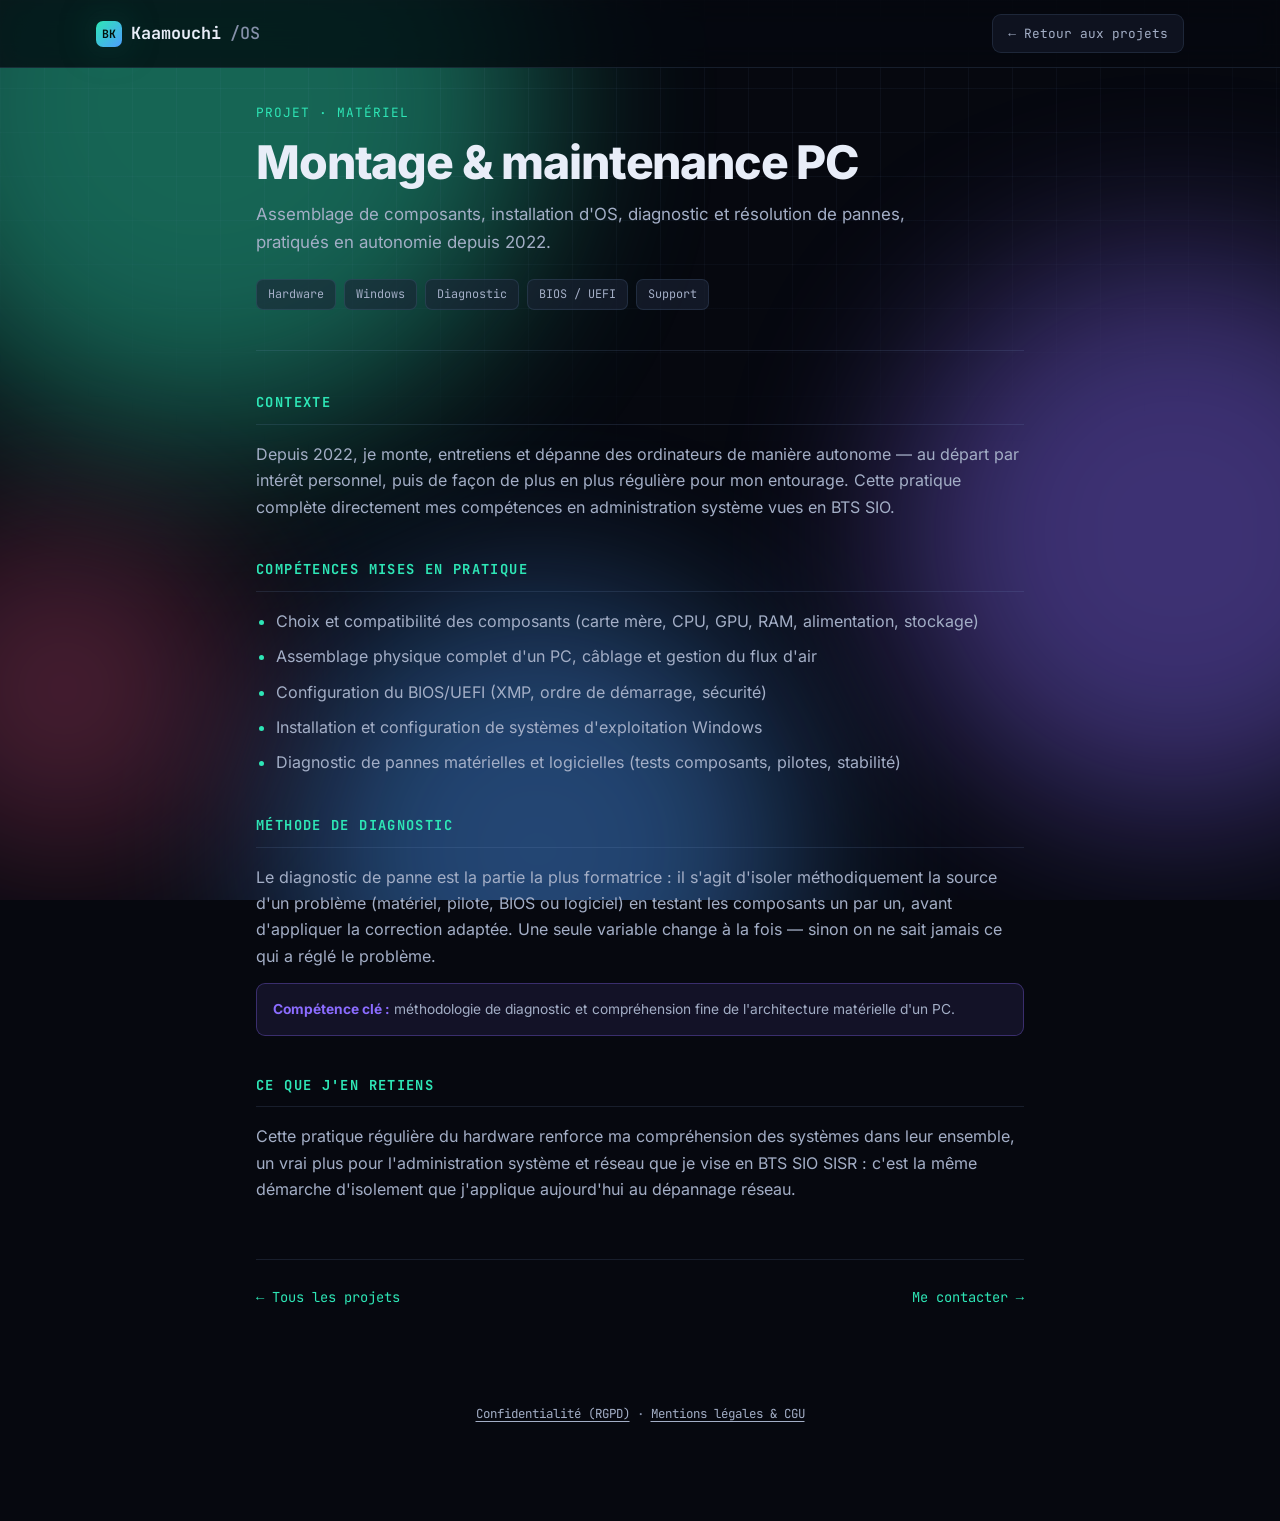
<file: montage-pc.html>
<!DOCTYPE html>
<html lang="fr" data-theme="cyber">
<head>
<meta charset="UTF-8">
<meta name="viewport" content="width=device-width, initial-scale=1.0">
<meta http-equiv="Content-Security-Policy" content="upgrade-insecure-requests">
<title>Montage et dépannage de PC depuis 2022 — Billal Kaamouchi</title>
<meta name="description" content="Montage, upgrade et dépannage de PC depuis 2022 : choix des composants, BIOS/UEFI, installation d'OS et diagnostic méthodique de pannes.">
<meta name="theme-color" content="#06080f">
<link rel="canonical" href="https://grfz9.github.io/portfolio/montage-pc.html">
<meta property="og:type" content="website">
<meta property="og:locale" content="fr_FR">
<meta property="og:site_name" content="Billal Kaamouchi · Portfolio">
<meta property="og:url" content="https://grfz9.github.io/portfolio/montage-pc.html">
<meta property="og:title" content="Montage et dépannage de PC depuis 2022 — Billal Kaamouchi">
<meta property="og:description" content="Montage, upgrade et dépannage de PC depuis 2022 : choix des composants, BIOS/UEFI, installation d'OS et diagnostic méthodique de pannes.">
<meta property="og:image" content="https://grfz9.github.io/portfolio/img/og-image.jpg">
<meta property="og:image:width" content="1200">
<meta property="og:image:height" content="630">
<meta property="og:image:alt" content="Billal Kaamouchi, étudiant BTS SIO SISR, réseau et cybersécurité">
<meta name="twitter:card" content="summary_large_image">
<meta name="twitter:title" content="Montage et dépannage de PC depuis 2022 — Billal Kaamouchi">
<meta name="twitter:description" content="Montage, upgrade et dépannage de PC depuis 2022 : choix des composants, BIOS/UEFI, installation d'OS et diagnostic méthodique de pannes.">
<meta name="twitter:image" content="https://grfz9.github.io/portfolio/img/og-image.jpg">
<link rel="icon" href="favicon.ico" sizes="any">
<link rel="icon" href="img/favicon.svg" type="image/svg+xml">
<link rel="icon" href="img/favicon-32.png" type="image/png" sizes="32x32">
<link rel="apple-touch-icon" href="img/apple-touch-icon.png">
<link rel="manifest" href="site.webmanifest">
<link rel="preload" href="fonts/inter-var-latin.woff2" as="font" type="font/woff2" crossorigin>
<link rel="preload" href="fonts/jetbrains-mono-var-latin.woff2" as="font" type="font/woff2" crossorigin>
<link rel="stylesheet" href="style.css">
<script data-goatcounter="https://grfz9.goatcounter.com/count" async src="https://gc.zgo.at/count.js"></script>
</head>
<body style="--ac:var(--c1)">

<div class="bg-aurora" aria-hidden="true"><i></i><i></i><i></i><i></i></div>
<div class="bg-grid" aria-hidden="true"></div>

<header class="topbar">
  <nav class="wrap">
    <a href="index.html" class="logo"><span class="blk">BK</span>Kaamouchi<span class="dim">/OS</span></a>
    <a href="index.html#projets" class="back-link">← Retour aux projets</a>
  </nav>
</header>

<div class="page-wrap">
  <header class="project-hero">
    <p class="eyebrow">Projet · Matériel</p>
    <h1>Montage &amp; maintenance PC</h1>
    <p class="tagline">Assemblage de composants, installation d'OS, diagnostic et résolution de pannes, pratiqués en autonomie depuis 2022.</p>
    <div class="tags">
      <span class="tag">Hardware</span>
      <span class="tag">Windows</span>
      <span class="tag">Diagnostic</span>
      <span class="tag">BIOS / UEFI</span>
      <span class="tag">Support</span>
    </div>
  </header>

  <section class="block">
    <h2>Contexte</h2>
    <p>Depuis 2022, je monte, entretiens et dépanne des ordinateurs de manière autonome — au départ par intérêt personnel, puis de façon de plus en plus régulière pour mon entourage. Cette pratique complète directement mes compétences en administration système vues en BTS SIO.</p>
  </section>

  <section class="block">
    <h2>Compétences mises en pratique</h2>
    <ul>
      <li>Choix et compatibilité des composants (carte mère, CPU, GPU, RAM, alimentation, stockage)</li>
      <li>Assemblage physique complet d'un PC, câblage et gestion du flux d'air</li>
      <li>Configuration du BIOS/UEFI (XMP, ordre de démarrage, sécurité)</li>
      <li>Installation et configuration de systèmes d'exploitation Windows</li>
      <li>Diagnostic de pannes matérielles et logicielles (tests composants, pilotes, stabilité)</li>
    </ul>
  </section>

  <section class="block">
    <h2>Méthode de diagnostic</h2>
    <p>Le diagnostic de panne est la partie la plus formatrice : il s'agit d'isoler méthodiquement la source d'un problème (matériel, pilote, BIOS ou logiciel) en testant les composants un par un, avant d'appliquer la correction adaptée. Une seule variable change à la fois — sinon on ne sait jamais ce qui a réglé le problème.</p>
    <div class="callout"><b>Compétence clé :</b> méthodologie de diagnostic et compréhension fine de l'architecture matérielle d'un PC.</div>
  </section>

  <section class="block">
    <h2>Ce que j'en retiens</h2>
    <p>Cette pratique régulière du hardware renforce ma compréhension des systèmes dans leur ensemble, un vrai plus pour l'administration système et réseau que je vise en BTS SIO SISR : c'est la même démarche d'isolement que j'applique aujourd'hui au dépannage réseau.</p>
  </section>


  <div class="project-footer">
    <a href="index.html#projets">← Tous les projets</a>
    <a href="index.html#contact">Me contacter →</a>
  </div>
</div>

<footer class="legal-links"><a href="rgpd.html">Confidentialité (RGPD)</a> · <a href="cgu.html">Mentions légales &amp; CGU</a></footer>
</body>
</html>
</file>
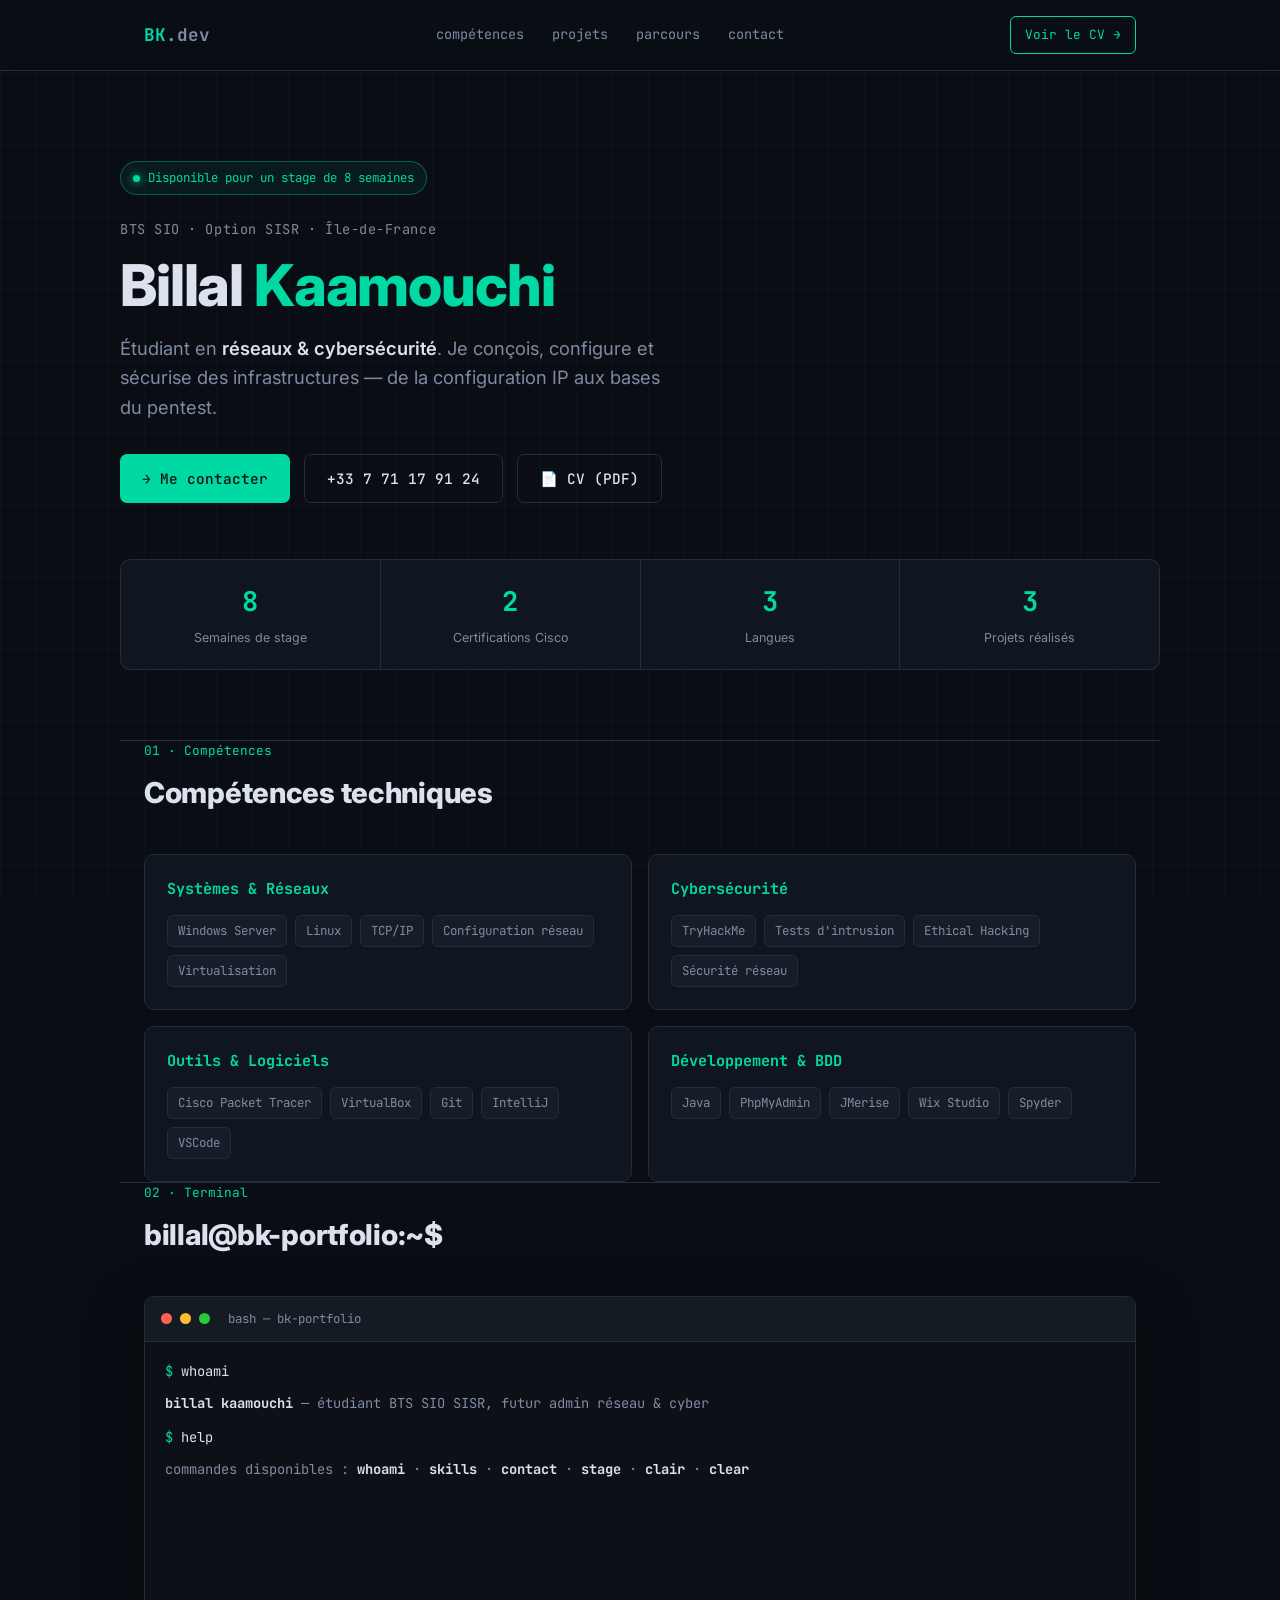
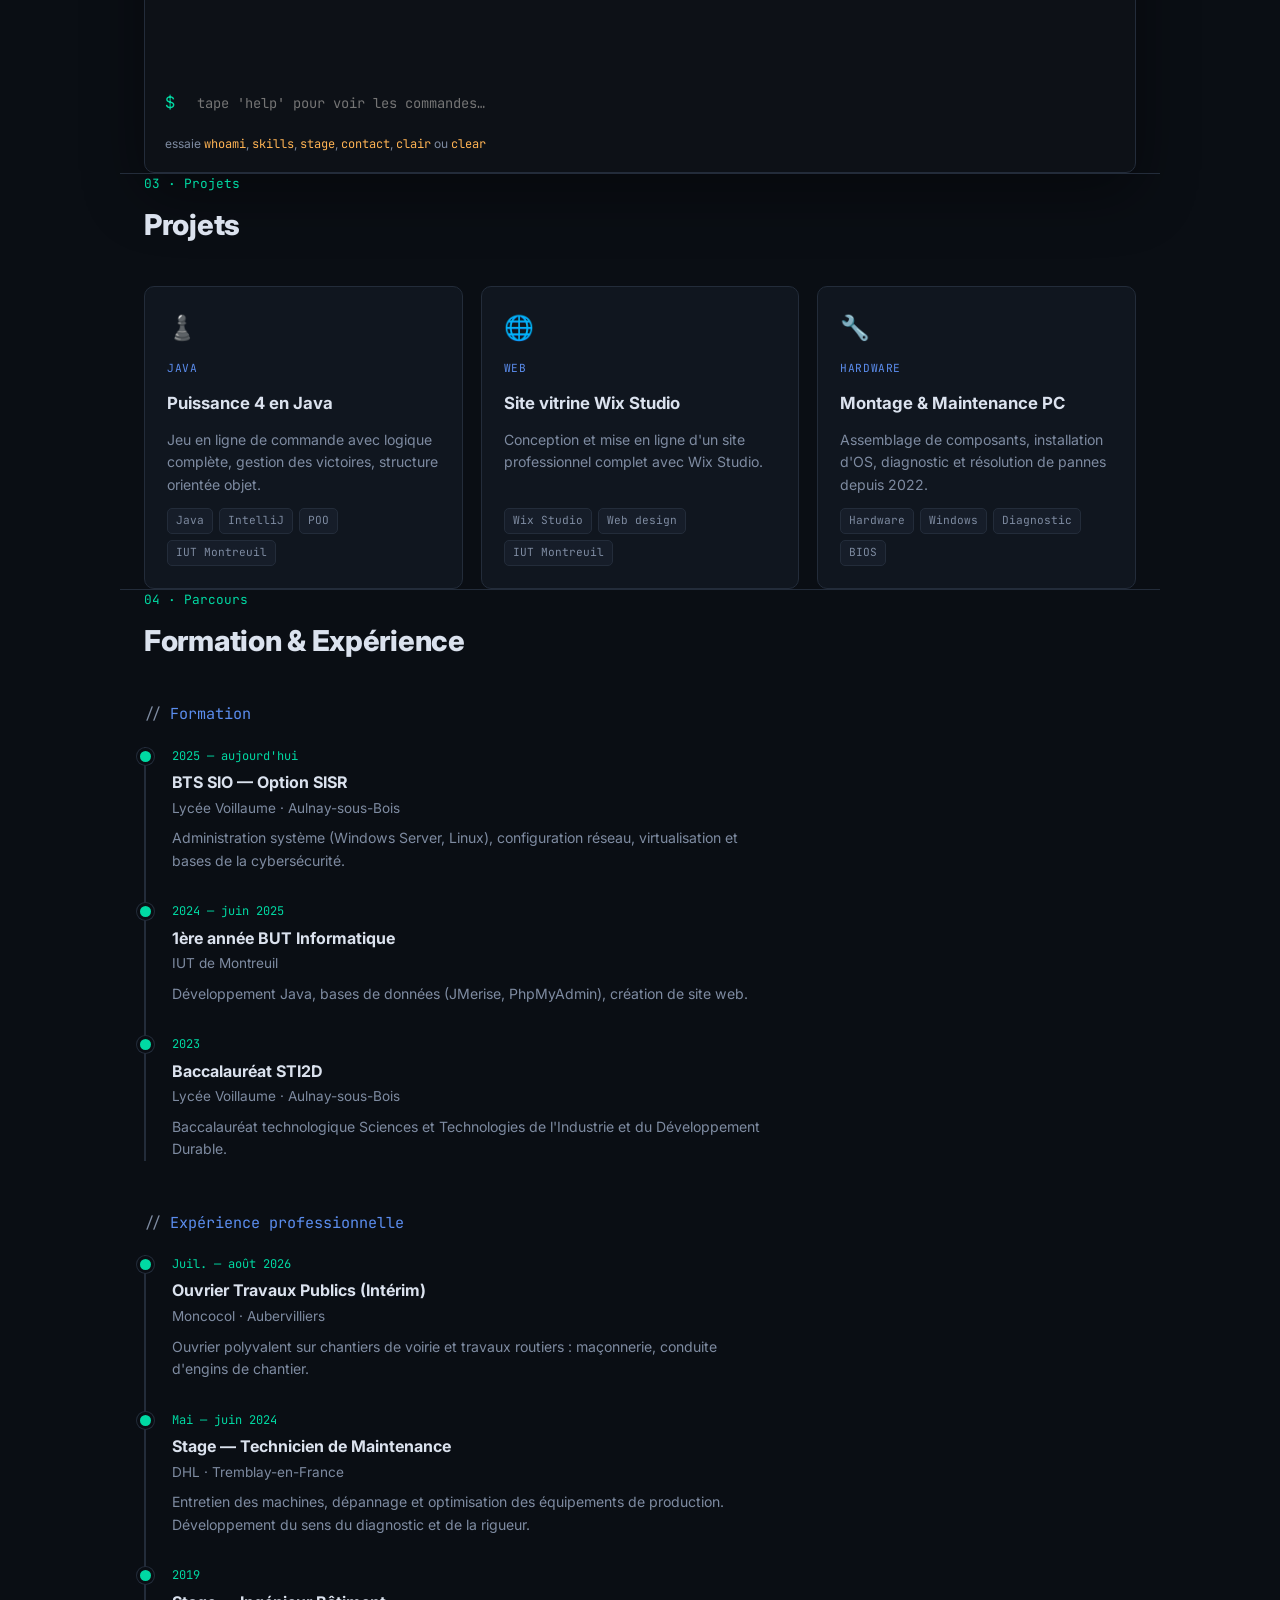
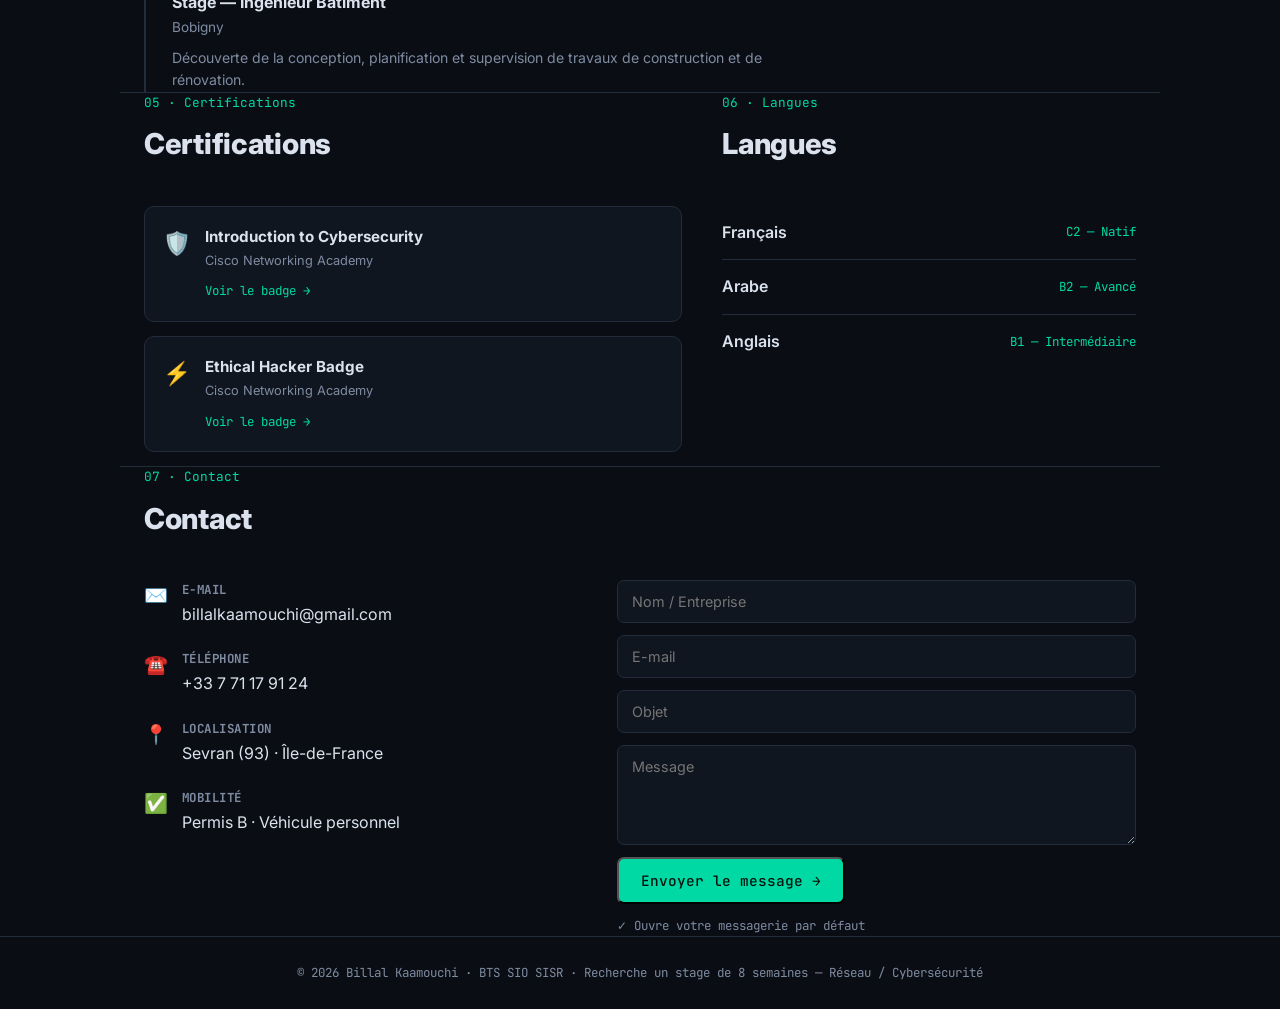
<file: Portfolio.html>
<!DOCTYPE html>
<html lang="fr">
<head>
<meta charset="UTF-8">
<meta name="viewport" content="width=device-width, initial-scale=1.0">
<title>Billal Kaamouchi — Portfolio Réseau &amp; Cybersécurité</title>
<link rel="preconnect" href="https://fonts.googleapis.com">
<link rel="preconnect" href="https://fonts.gstatic.com" crossorigin>
<link href="https://fonts.googleapis.com/css2?family=JetBrains+Mono:wght@400;500;600;700;800&family=Inter:wght@400;500;600;700;800&display=swap" rel="stylesheet">
<style>
  :root{
    --bg:#0a0e14;
    --surface:#10161f;
    --surface-2:#161d29;
    --border:#232c3a;
    --text:#dbe2ee;
    --text-dim:#7e8ba1;
    --mint:#00d9a3;
    --blue:#5b8dee;
    --amber:#ffb454;
    --red:#ff5f56;
    --radius:10px;
    --mono:'JetBrains Mono', monospace;
    --sans:'Inter', sans-serif;
  }
  html.inverted{ filter: invert(1) hue-rotate(180deg); }
  html.inverted img, html.inverted .no-invert{ filter: invert(1) hue-rotate(180deg); }
  *{margin:0;padding:0;box-sizing:border-box;}
  body{
    background:var(--bg);
    color:var(--text);
    font-family:var(--sans);
    line-height:1.6;
    -webkit-font-smoothing:antialiased;
  }
  body::before{
    content:"";
    position:fixed; inset:0;
    background-image:
      linear-gradient(rgba(0,217,163,0.035) 1px, transparent 1px),
      linear-gradient(90deg, rgba(0,217,163,0.035) 1px, transparent 1px);
    background-size:36px 36px;
    pointer-events:none;
    z-index:0;
  }
  a{color:inherit;text-decoration:none;}
  .wrap{max-width:1040px;margin:0 auto;padding:0 24px;position:relative;z-index:1;}
  code, .mono{font-family:var(--mono);}

  /* NAV */
  header{position:sticky;top:0;z-index:50;background:rgba(10,14,20,0.85);backdrop-filter:blur(10px);border-bottom:1px solid var(--border);}
  nav.wrap{display:flex;align-items:center;justify-content:space-between;padding:16px 24px;}
  .logo{font-family:var(--mono);font-weight:700;font-size:1.1rem;color:var(--mint);}
  .logo span{color:var(--text-dim);}
  .navlinks{display:flex;gap:28px;font-family:var(--mono);font-size:0.85rem;color:var(--text-dim);}
  .navlinks a:hover{color:var(--mint);}
  .cv-btn{font-family:var(--mono);font-size:0.8rem;border:1px solid var(--mint);color:var(--mint);padding:8px 14px;border-radius:6px;transition:all .15s;}
  .cv-btn:hover{background:var(--mint);color:#00140f;}
  @media (max-width:720px){.navlinks{display:none;}}

  /* HERO */
  .hero{padding:90px 0 70px;position:relative;}
  .badge{display:inline-flex;align-items:center;gap:8px;font-family:var(--mono);font-size:0.78rem;color:var(--mint);border:1px solid rgba(0,217,163,0.35);background:rgba(0,217,163,0.06);padding:6px 12px;border-radius:100px;margin-bottom:24px;}
  .badge .dot{width:7px;height:7px;border-radius:50%;background:var(--mint);box-shadow:0 0 8px var(--mint);animation:pulse 2s infinite;}
  @keyframes pulse{0%,100%{opacity:1;}50%{opacity:0.35;}}
  .eyebrow{font-family:var(--mono);font-size:0.85rem;color:var(--text-dim);letter-spacing:0.04em;margin-bottom:14px;}
  h1{font-size:clamp(2.4rem,6vw,3.6rem);font-weight:800;line-height:1.05;letter-spacing:-0.02em;margin-bottom:18px;}
  h1 .accent{color:var(--mint);}
  .lede{font-size:1.15rem;color:var(--text-dim);max-width:560px;margin-bottom:32px;}
  .lede strong{color:var(--text);font-weight:600;}
  .cta-row{display:flex;gap:14px;flex-wrap:wrap;margin-bottom:56px;}
  .btn{font-family:var(--mono);font-size:0.9rem;padding:12px 22px;border-radius:7px;font-weight:500;display:inline-flex;align-items:center;gap:8px;transition:all .15s;}
  .btn-primary{background:var(--mint);color:#00140f;}
  .btn-primary:hover{box-shadow:0 0 0 3px rgba(0,217,163,0.25);}
  .btn-ghost{border:1px solid var(--border);color:var(--text);}
  .btn-ghost:hover{border-color:var(--blue);color:var(--blue);}

  .stats{display:grid;grid-template-columns:repeat(4,1fr);gap:1px;background:var(--border);border:1px solid var(--border);border-radius:var(--radius);overflow:hidden;}
  .stat{background:var(--surface);padding:20px;text-align:center;}
  .stat b{display:block;font-family:var(--mono);font-size:1.7rem;color:var(--mint);}
  .stat span{font-size:0.78rem;color:var(--text-dim);}
  @media (max-width:600px){.stats{grid-template-columns:repeat(2,1fr);}}

  section{padding:70px 0;border-top:1px solid var(--border);}
  .section-head{margin-bottom:38px;}
  .section-tag{font-family:var(--mono);font-size:0.8rem;color:var(--mint);margin-bottom:8px;}
  .section-title{font-size:1.8rem;font-weight:800;letter-spacing:-0.01em;}

  /* SKILLS */
  .skills-grid{display:grid;grid-template-columns:repeat(2,1fr);gap:16px;}
  @media (max-width:680px){.skills-grid{grid-template-columns:1fr;}}
  .skill-card{background:var(--surface);border:1px solid var(--border);border-radius:var(--radius);padding:22px;}
  .skill-card h3{font-size:0.95rem;color:var(--mint);margin-bottom:14px;font-family:var(--mono);}
  .pill-row{display:flex;flex-wrap:wrap;gap:8px;}
  .pill{font-size:0.78rem;font-family:var(--mono);background:var(--surface-2);border:1px solid var(--border);padding:5px 10px;border-radius:6px;color:var(--text-dim);}

  /* TERMINAL */
  .terminal{background:#0d1117;border:1px solid var(--border);border-radius:var(--radius);overflow:hidden;box-shadow:0 20px 60px rgba(0,0,0,0.4);}
  .term-bar{display:flex;align-items:center;gap:8px;padding:12px 16px;background:#151b23;border-bottom:1px solid var(--border);}
  .term-dot{width:11px;height:11px;border-radius:50%;}
  .term-bar .term-title{margin-left:10px;font-family:var(--mono);font-size:0.78rem;color:var(--text-dim);}
  #termbody{padding:18px 20px;height:340px;overflow-y:auto;font-family:var(--mono);font-size:0.86rem;}
  #termbody::-webkit-scrollbar{width:8px;}
  #termbody::-webkit-scrollbar-thumb{background:var(--border);border-radius:4px;}
  .term-line{margin-bottom:10px;white-space:pre-wrap;word-break:break-word;}
  .term-prompt{color:var(--mint);}
  .term-cmd{color:var(--text);}
  .term-out{color:var(--text-dim);margin:4px 0 12px 0;}
  .term-out b{color:var(--text);}
  .term-input-row{display:flex;align-items:center;gap:8px;}
  .term-input-row span{color:var(--mint);}
  #terminput{flex:1;background:transparent;border:none;outline:none;color:var(--text);font-family:var(--mono);font-size:0.86rem;}
  .term-hint{font-size:0.75rem;color:var(--text-dim);margin-top:10px;}
  .term-hint code{color:var(--amber);}

  /* PROJECTS */
  .projects-grid{display:grid;grid-template-columns:repeat(3,1fr);gap:18px;}
  @media (max-width:820px){.projects-grid{grid-template-columns:1fr 1fr;}}
  @media (max-width:560px){.projects-grid{grid-template-columns:1fr;}}
  .proj-card{background:var(--surface);border:1px solid var(--border);border-radius:var(--radius);padding:22px;display:flex;flex-direction:column;gap:12px;transition:transform .15s, border-color .15s;}
  .proj-card:hover{transform:translateY(-3px);border-color:var(--mint);}
  .proj-icon{font-size:1.5rem;}
  .proj-tag{font-family:var(--mono);font-size:0.7rem;color:var(--blue);text-transform:uppercase;letter-spacing:0.05em;}
  .proj-card h3{font-size:1.05rem;}
  .proj-card p{font-size:0.88rem;color:var(--text-dim);flex:1;}
  .proj-pills{display:flex;flex-wrap:wrap;gap:6px;}
  .proj-pills span{font-size:0.7rem;font-family:var(--mono);background:var(--surface-2);border:1px solid var(--border);padding:3px 8px;border-radius:5px;color:var(--text-dim);}

  /* TIMELINE (formation / experience) */
  .track-title{font-family:var(--mono);font-size:0.95rem;color:var(--blue);margin:0 0 20px;display:flex;align-items:center;gap:8px;}
  .track-title::before{content:"//";color:var(--text-dim);}
  .timeline{position:relative;padding-left:26px;border-left:2px solid var(--border);margin-bottom:50px;}
  .timeline:last-child{margin-bottom:0;}
  .tl-item{position:relative;padding-bottom:30px;}
  .tl-item:last-child{padding-bottom:0;}
  .tl-item::before{content:"";position:absolute;left:-32px;top:4px;width:11px;height:11px;border-radius:50%;background:var(--mint);box-shadow:0 0 0 3px var(--bg), 0 0 0 4px var(--border);}
  .tl-date{font-family:var(--mono);font-size:0.75rem;color:var(--mint);margin-bottom:4px;}
  .tl-item h4{font-size:1rem;margin-bottom:2px;}
  .tl-item .tl-org{font-size:0.85rem;color:var(--text-dim);margin-bottom:8px;}
  .tl-item p{font-size:0.88rem;color:var(--text-dim);max-width:600px;}

  /* CERTS + LANG */
  .split-2{display:grid;grid-template-columns:1.3fr 1fr;gap:40px;}
  @media (max-width:760px){.split-2{grid-template-columns:1fr;}}
  .cert-card{display:flex;gap:14px;align-items:flex-start;background:var(--surface);border:1px solid var(--border);border-radius:var(--radius);padding:18px;margin-bottom:14px;}
  .cert-icon{font-size:1.4rem;}
  .cert-card h4{font-size:0.95rem;margin-bottom:2px;}
  .cert-card p{font-size:0.8rem;color:var(--text-dim);margin-bottom:6px;}
  .cert-card a{font-family:var(--mono);font-size:0.78rem;color:var(--mint);}
  .lang-row{display:flex;justify-content:space-between;align-items:center;padding:14px 0;border-bottom:1px solid var(--border);}
  .lang-row:last-child{border-bottom:none;}
  .lang-name{font-weight:600;}
  .lang-level{font-family:var(--mono);font-size:0.78rem;color:var(--mint);}

  /* CONTACT */
  .contact-grid{display:grid;grid-template-columns:1fr 1.2fr;gap:40px;}
  @media (max-width:760px){.contact-grid{grid-template-columns:1fr;}}
  .contact-item{display:flex;gap:14px;align-items:flex-start;margin-bottom:22px;}
  .contact-item .ico{font-size:1.2rem;}
  .contact-item b{display:block;font-size:0.78rem;color:var(--text-dim);font-family:var(--mono);text-transform:uppercase;letter-spacing:0.04em;margin-bottom:2px;}
  form{display:flex;flex-direction:column;gap:12px;}
  input, textarea{background:var(--surface);border:1px solid var(--border);border-radius:7px;padding:12px 14px;color:var(--text);font-family:var(--sans);font-size:0.9rem;}
  input:focus, textarea:focus{outline:none;border-color:var(--mint);}
  textarea{resize:vertical;min-height:100px;}
  .submit-btn{align-self:flex-start;}
  .form-note{font-size:0.78rem;color:var(--text-dim);font-family:var(--mono);}

  footer{border-top:1px solid var(--border);padding:26px 0;text-align:center;font-family:var(--mono);font-size:0.78rem;color:var(--text-dim);}
</style>
</head>
<body>

<header>
  <nav class="wrap">
    <div class="logo">BK<span>.dev</span></div>
    <div class="navlinks">
      <a href="#competences">compétences</a>
      <a href="#projets">projets</a>
      <a href="#parcours">parcours</a>
      <a href="#contact">contact</a>
    </div>
    <a class="cv-btn" href="CV_Billal_Kaamouchi.pdf" target="_blank" rel="noopener">Voir le CV →</a>
  </nav>
</header>

<section class="hero wrap" style="border-top:none;">
  <div class="badge"><span class="dot"></span> Disponible pour un stage de 8 semaines</div>
  <div class="eyebrow">BTS SIO · Option SISR · Île-de-France</div>
  <h1>Billal <span class="accent">Kaamouchi</span></h1>
  <p class="lede">Étudiant en <strong>réseaux &amp; cybersécurité</strong>. Je conçois, configure et sécurise des infrastructures — de la configuration IP aux bases du pentest.</p>
  <div class="cta-row">
    <a class="btn btn-primary" href="#contact">→ Me contacter</a>
    <a class="btn btn-ghost" href="tel:+33771179124">+33 7 71 17 91 24</a>
    <a class="btn btn-ghost" href="CV_Billal_Kaamouchi.pdf" target="_blank" rel="noopener">📄 CV (PDF)</a>
  </div>
  <div class="stats">
    <div class="stat"><b>8</b><span>Semaines de stage</span></div>
    <div class="stat"><b>2</b><span>Certifications Cisco</span></div>
    <div class="stat"><b>3</b><span>Langues</span></div>
    <div class="stat"><b>3</b><span>Projets réalisés</span></div>
  </div>
</section>

<section id="competences" class="wrap">
  <div class="section-head">
    <div class="section-tag">01 · Compétences</div>
    <h2 class="section-title">Compétences techniques</h2>
  </div>
  <div class="skills-grid">
    <div class="skill-card">
      <h3>Systèmes &amp; Réseaux</h3>
      <div class="pill-row">
        <span class="pill">Windows Server</span><span class="pill">Linux</span><span class="pill">TCP/IP</span><span class="pill">Configuration réseau</span><span class="pill">Virtualisation</span>
      </div>
    </div>
    <div class="skill-card">
      <h3>Cybersécurité</h3>
      <div class="pill-row">
        <span class="pill">TryHackMe</span><span class="pill">Tests d'intrusion</span><span class="pill">Ethical Hacking</span><span class="pill">Sécurité réseau</span>
      </div>
    </div>
    <div class="skill-card">
      <h3>Outils &amp; Logiciels</h3>
      <div class="pill-row">
        <span class="pill">Cisco Packet Tracer</span><span class="pill">VirtualBox</span><span class="pill">Git</span><span class="pill">IntelliJ</span><span class="pill">VSCode</span>
      </div>
    </div>
    <div class="skill-card">
      <h3>Développement &amp; BDD</h3>
      <div class="pill-row">
        <span class="pill">Java</span><span class="pill">PhpMyAdmin</span><span class="pill">JMerise</span><span class="pill">Wix Studio</span><span class="pill">Spyder</span>
      </div>
    </div>
  </div>
</section>

<section class="wrap">
  <div class="section-head">
    <div class="section-tag">02 · Terminal</div>
    <h2 class="section-title">billal@bk-portfolio:~$</h2>
  </div>
  <div class="terminal">
    <div class="term-bar">
      <div class="term-dot" style="background:#ff5f56;"></div>
      <div class="term-dot" style="background:#ffbd2e;"></div>
      <div class="term-dot" style="background:#27c93f;"></div>
      <div class="term-title">bash — bk-portfolio</div>
    </div>
    <div id="termbody"></div>
    <div class="wrap" style="padding:0 20px 18px;">
      <div class="term-input-row">
        <span>$</span>
        <input id="terminput" type="text" autocomplete="off" placeholder="tape 'help' pour voir les commandes…">
      </div>
      <div class="term-hint">essaie <code>whoami</code>, <code>skills</code>, <code>stage</code>, <code>contact</code>, <code>clair</code> ou <code>clear</code></div>
    </div>
  </div>
</section>

<section id="projets" class="wrap">
  <div class="section-head">
    <div class="section-tag">03 · Projets</div>
    <h2 class="section-title">Projets</h2>
  </div>
  <div class="projects-grid">
    <div class="proj-card">
      <div class="proj-icon">♟️</div>
      <div class="proj-tag">Java</div>
      <h3>Puissance 4 en Java</h3>
      <p>Jeu en ligne de commande avec logique complète, gestion des victoires, structure orientée objet.</p>
      <div class="proj-pills"><span>Java</span><span>IntelliJ</span><span>POO</span><span>IUT Montreuil</span></div>
    </div>
    <div class="proj-card">
      <div class="proj-icon">🌐</div>
      <div class="proj-tag">Web</div>
      <h3>Site vitrine Wix Studio</h3>
      <p>Conception et mise en ligne d'un site professionnel complet avec Wix Studio.</p>
      <div class="proj-pills"><span>Wix Studio</span><span>Web design</span><span>IUT Montreuil</span></div>
    </div>
    <div class="proj-card">
      <div class="proj-icon">🔧</div>
      <div class="proj-tag">Hardware</div>
      <h3>Montage &amp; Maintenance PC</h3>
      <p>Assemblage de composants, installation d'OS, diagnostic et résolution de pannes depuis 2022.</p>
      <div class="proj-pills"><span>Hardware</span><span>Windows</span><span>Diagnostic</span><span>BIOS</span></div>
    </div>
  </div>
</section>

<section id="parcours" class="wrap">
  <div class="section-head">
    <div class="section-tag">04 · Parcours</div>
    <h2 class="section-title">Formation &amp; Expérience</h2>
  </div>

  <div class="track-title">Formation</div>
  <div class="timeline">
    <div class="tl-item">
      <div class="tl-date">2025 — aujourd'hui</div>
      <h4>BTS SIO — Option SISR</h4>
      <div class="tl-org">Lycée Voillaume · Aulnay-sous-Bois</div>
      <p>Administration système (Windows Server, Linux), configuration réseau, virtualisation et bases de la cybersécurité.</p>
    </div>
    <div class="tl-item">
      <div class="tl-date">2024 — juin 2025</div>
      <h4>1ère année BUT Informatique</h4>
      <div class="tl-org">IUT de Montreuil</div>
      <p>Développement Java, bases de données (JMerise, PhpMyAdmin), création de site web.</p>
    </div>
    <div class="tl-item">
      <div class="tl-date">2023</div>
      <h4>Baccalauréat STI2D</h4>
      <div class="tl-org">Lycée Voillaume · Aulnay-sous-Bois</div>
      <p>Baccalauréat technologique Sciences et Technologies de l'Industrie et du Développement Durable.</p>
    </div>
  </div>

  <div class="track-title">Expérience professionnelle</div>
  <div class="timeline">
    <div class="tl-item">
      <div class="tl-date">Juil. — août 2026</div>
      <h4>Ouvrier Travaux Publics (Intérim)</h4>
      <div class="tl-org">Moncocol · Aubervilliers</div>
      <p>Ouvrier polyvalent sur chantiers de voirie et travaux routiers : maçonnerie, conduite d'engins de chantier.</p>
    </div>
    <div class="tl-item">
      <div class="tl-date">Mai — juin 2024</div>
      <h4>Stage — Technicien de Maintenance</h4>
      <div class="tl-org">DHL · Tremblay-en-France</div>
      <p>Entretien des machines, dépannage et optimisation des équipements de production. Développement du sens du diagnostic et de la rigueur.</p>
    </div>
    <div class="tl-item">
      <div class="tl-date">2019</div>
      <h4>Stage — Ingénieur Bâtiment</h4>
      <div class="tl-org">Bobigny</div>
      <p>Découverte de la conception, planification et supervision de travaux de construction et de rénovation.</p>
    </div>
  </div>
</section>

<section class="wrap">
  <div class="split-2">
    <div>
      <div class="section-head">
        <div class="section-tag">05 · Certifications</div>
        <h2 class="section-title">Certifications</h2>
      </div>
      <div class="cert-card">
        <div class="cert-icon">🛡️</div>
        <div>
          <h4>Introduction to Cybersecurity</h4>
          <p>Cisco Networking Academy</p>
          <a href="https://www.credly.com/badges/1866a347-dddb-42da-af25-bceb4869fcae/public_url" target="_blank" rel="noopener">Voir le badge →</a>
        </div>
      </div>
      <div class="cert-card">
        <div class="cert-icon">⚡</div>
        <div>
          <h4>Ethical Hacker Badge</h4>
          <p>Cisco Networking Academy</p>
          <a href="https://www.credly.com/badges/05a6007b-a505-4af3-9598-4345756c97c1/public_url" target="_blank" rel="noopener">Voir le badge →</a>
        </div>
      </div>
    </div>
    <div>
      <div class="section-head">
        <div class="section-tag">06 · Langues</div>
        <h2 class="section-title">Langues</h2>
      </div>
      <div class="lang-row"><span class="lang-name">Français</span><span class="lang-level">C2 — Natif</span></div>
      <div class="lang-row"><span class="lang-name">Arabe</span><span class="lang-level">B2 — Avancé</span></div>
      <div class="lang-row"><span class="lang-name">Anglais</span><span class="lang-level">B1 — Intermédiaire</span></div>
    </div>
  </div>
</section>

<section id="contact" class="wrap">
  <div class="section-head">
    <div class="section-tag">07 · Contact</div>
    <h2 class="section-title">Contact</h2>
  </div>
  <div class="contact-grid">
    <div>
      <div class="contact-item"><div class="ico">✉️</div><div><b>E-mail</b>billalkaamouchi@gmail.com</div></div>
      <div class="contact-item"><div class="ico">☎️</div><div><b>Téléphone</b>+33 7 71 17 91 24</div></div>
      <div class="contact-item"><div class="ico">📍</div><div><b>Localisation</b>Sevran (93) · Île-de-France</div></div>
      <div class="contact-item"><div class="ico">✅</div><div><b>Mobilité</b>Permis B · Véhicule personnel</div></div>
    </div>
    <form onsubmit="event.preventDefault(); window.location.href='mailto:billalkaamouchi@gmail.com?subject='+encodeURIComponent(document.getElementById('f-subject').value)+'&body='+encodeURIComponent(document.getElementById('f-message').value);">
      <input type="text" placeholder="Nom / Entreprise" required>
      <input type="email" placeholder="E-mail" required>
      <input id="f-subject" type="text" placeholder="Objet">
      <textarea id="f-message" placeholder="Message" required></textarea>
      <button class="btn btn-primary submit-btn" type="submit">Envoyer le message →</button>
      <div class="form-note">✓ Ouvre votre messagerie par défaut</div>
    </form>
  </div>
</section>

<footer>
  © 2026 Billal Kaamouchi · BTS SIO SISR · Recherche un stage de 8 semaines — Réseau / Cybersécurité
</footer>

<script>
const termbody = document.getElementById('termbody');
const terminput = document.getElementById('terminput');

function printLine(html, cls){
  const div = document.createElement('div');
  div.className = 'term-line ' + (cls||'');
  div.innerHTML = html;
  termbody.appendChild(div);
  termbody.scrollTop = termbody.scrollHeight;
}

const commands = {
  whoami: () => `<div class="term-out"><b>billal kaamouchi</b> — étudiant BTS SIO SISR, futur admin réseau &amp; cyber</div>`,
  skills: () => `<div class="term-out">Windows Server · Linux · TCP/IP · Cisco Packet Tracer · VirtualBox · Java · TryHackMe · Ethical Hacking</div>`,
  contact: () => `<div class="term-out">📧 billalkaamouchi@gmail.com &nbsp; ☎️ +33 7 71 17 91 24 &nbsp; 📍 Sevran (93)</div>`,
  stage: () => `<div class="term-out">🔎 <b>À la recherche d'un stage de 8 semaines</b> en <b>réseau</b> ou en <b>cybersécurité</b>, à partir de janvier 2027.</div>`,
  clair: () => {
    document.documentElement.classList.toggle('inverted');
    const on = document.documentElement.classList.contains('inverted');
    return `<div class="term-out">${on ? '☀️ mode clair activé (couleurs inversées)' : '🌙 retour au thème sombre'}</div>`;
  },
  help: () => `<div class="term-out">commandes disponibles : <b>whoami</b> · <b>skills</b> · <b>contact</b> · <b>stage</b> · <b>clair</b> · <b>clear</b></div>`,
  clear: () => { termbody.innerHTML=''; return null; }
};

function runCommand(raw){
  const cmd = raw.trim().toLowerCase();
  printLine(`<span class="term-prompt">$</span> <span class="term-cmd">${raw}</span>`);
  if(!cmd) return;
  if(commands[cmd]){
    const out = commands[cmd]();
    if(out) printLine(out);
  } else {
    printLine(`<div class="term-out">commande introuvable : <b>${cmd}</b> — tape <b>help</b></div>`);
  }
}

terminput.addEventListener('keydown', (e) => {
  if(e.key === 'Enter' && terminput.value.trim() !== ''){
    runCommand(terminput.value);
    terminput.value = '';
  }
});

// intro
printLine(`<span class="term-prompt">$</span> whoami`);
printLine(commands.whoami());
printLine(`<span class="term-prompt">$</span> help`);
printLine(commands.help());
</script>

</body>
</html>
</file>
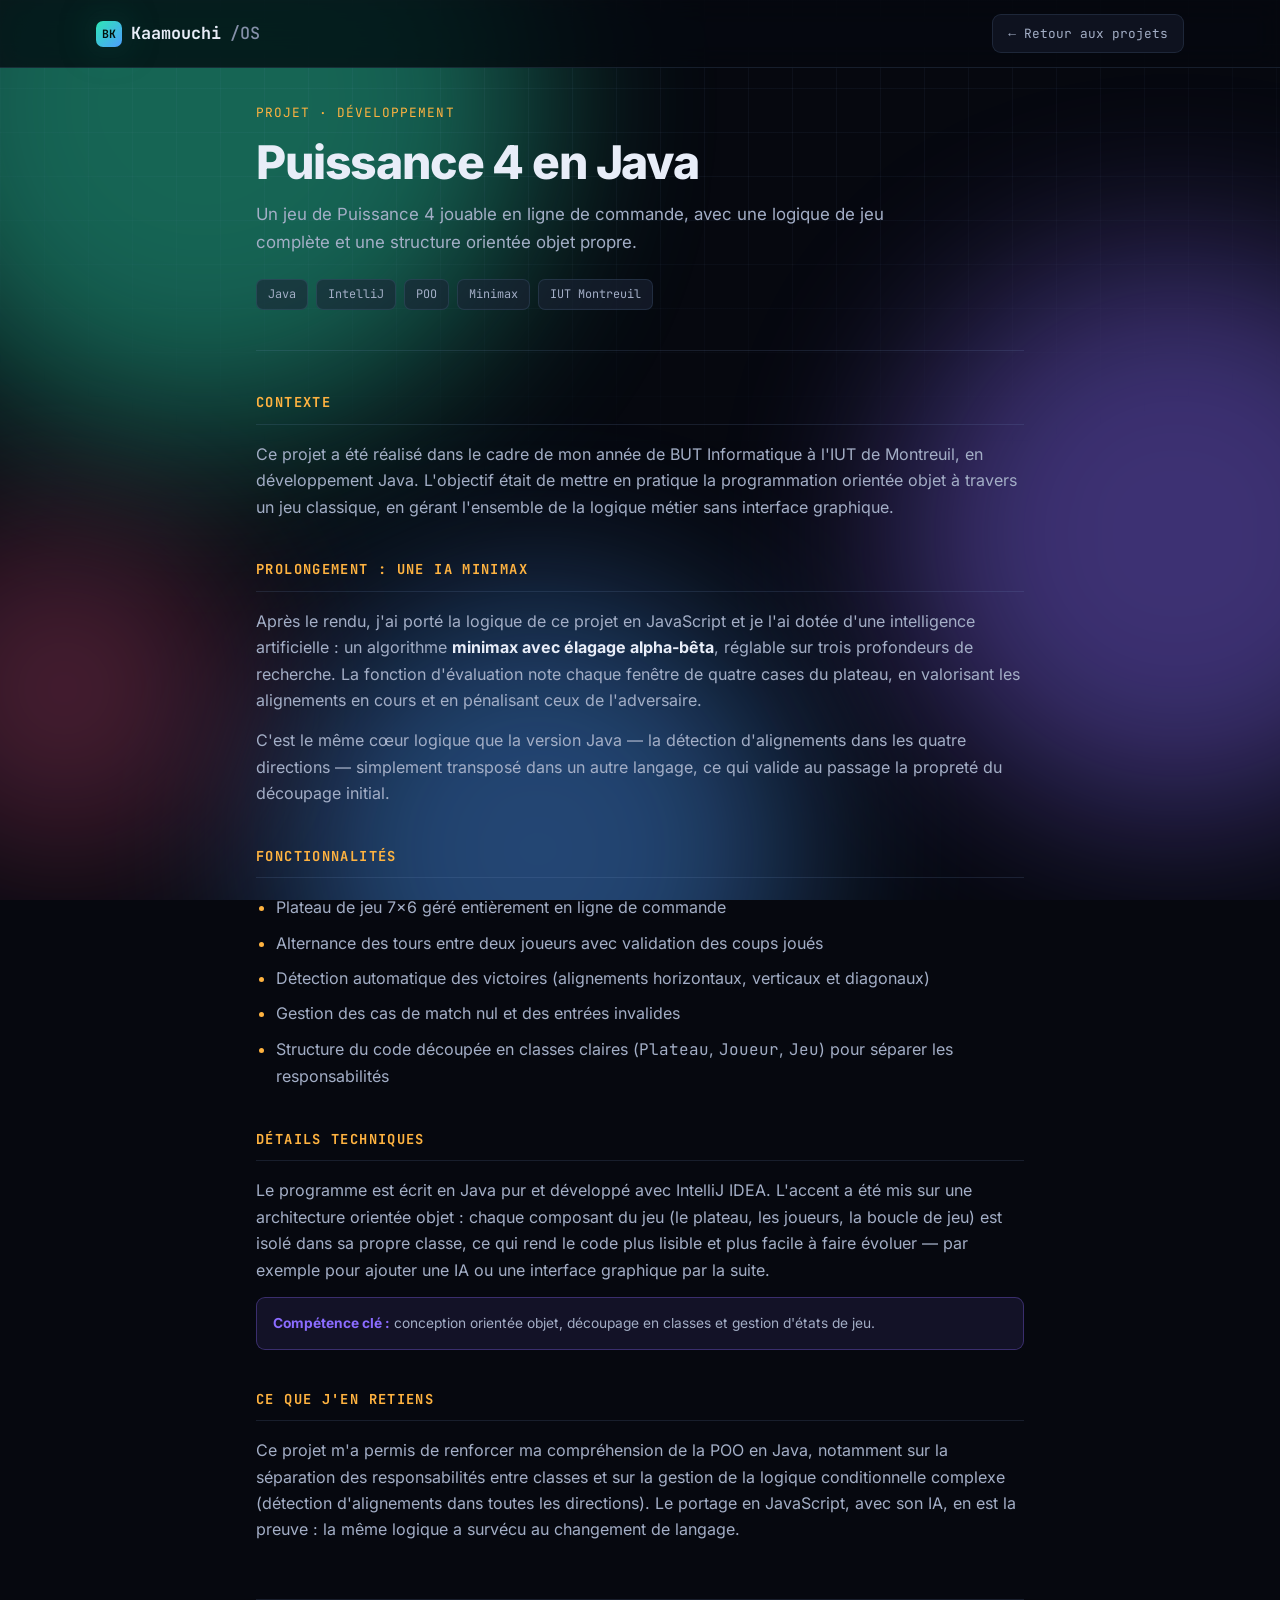
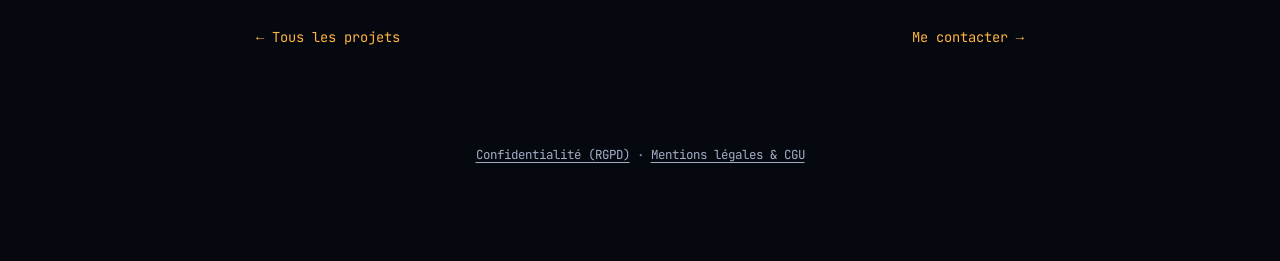
<file: puissance4.html>
<!DOCTYPE html>
<html lang="fr" data-theme="cyber">
<head>
<meta charset="UTF-8">
<meta name="viewport" content="width=device-width, initial-scale=1.0">
<meta http-equiv="Content-Security-Policy" content="upgrade-insecure-requests">
<title>Puissance 4 en Java (POO) et IA minimax — Billal Kaamouchi</title>
<meta name="description" content="Puissance 4 développé en Java à l'IUT de Montreuil : programmation orientée objet, détection d'alignements, version web jouable contre une IA minimax.">
<meta name="theme-color" content="#06080f">
<link rel="canonical" href="https://grfz9.github.io/portfolio/puissance4.html">
<meta property="og:type" content="website">
<meta property="og:locale" content="fr_FR">
<meta property="og:site_name" content="Billal Kaamouchi · Portfolio">
<meta property="og:url" content="https://grfz9.github.io/portfolio/puissance4.html">
<meta property="og:title" content="Puissance 4 en Java (POO) et IA minimax — Billal Kaamouchi">
<meta property="og:description" content="Puissance 4 développé en Java à l'IUT de Montreuil : programmation orientée objet, détection d'alignements, version web jouable contre une IA minimax.">
<meta property="og:image" content="https://grfz9.github.io/portfolio/img/og-image.jpg">
<meta property="og:image:width" content="1200">
<meta property="og:image:height" content="630">
<meta property="og:image:alt" content="Billal Kaamouchi, étudiant BTS SIO SISR, réseau et cybersécurité">
<meta name="twitter:card" content="summary_large_image">
<meta name="twitter:title" content="Puissance 4 en Java (POO) et IA minimax — Billal Kaamouchi">
<meta name="twitter:description" content="Puissance 4 développé en Java à l'IUT de Montreuil : programmation orientée objet, détection d'alignements, version web jouable contre une IA minimax.">
<meta name="twitter:image" content="https://grfz9.github.io/portfolio/img/og-image.jpg">
<link rel="icon" href="favicon.ico" sizes="any">
<link rel="icon" href="img/favicon.svg" type="image/svg+xml">
<link rel="icon" href="img/favicon-32.png" type="image/png" sizes="32x32">
<link rel="apple-touch-icon" href="img/apple-touch-icon.png">
<link rel="manifest" href="site.webmanifest">
<link rel="preload" href="fonts/inter-var-latin.woff2" as="font" type="font/woff2" crossorigin>
<link rel="preload" href="fonts/jetbrains-mono-var-latin.woff2" as="font" type="font/woff2" crossorigin>
<link rel="stylesheet" href="style.css">
<script data-goatcounter="https://grfz9.goatcounter.com/count" async src="https://gc.zgo.at/count.js"></script>
</head>
<body style="--ac:var(--c4)">

<div class="bg-aurora" aria-hidden="true"><i></i><i></i><i></i><i></i></div>
<div class="bg-grid" aria-hidden="true"></div>

<header class="topbar">
  <nav class="wrap">
    <a href="index.html" class="logo"><span class="blk">BK</span>Kaamouchi<span class="dim">/OS</span></a>
    <a href="index.html#projets" class="back-link">← Retour aux projets</a>
  </nav>
</header>

<div class="page-wrap">
  <header class="project-hero">
    <p class="eyebrow">Projet · Développement</p>
    <h1>Puissance 4 en Java</h1>
    <p class="tagline">Un jeu de Puissance 4 jouable en ligne de commande, avec une logique de jeu complète et une structure orientée objet propre.</p>
    <div class="tags">
      <span class="tag">Java</span>
      <span class="tag">IntelliJ</span>
      <span class="tag">POO</span>
      <span class="tag">Minimax</span>
      <span class="tag">IUT Montreuil</span>
    </div>
  </header>

  <section class="block">
    <h2>Contexte</h2>
    <p>Ce projet a été réalisé dans le cadre de mon année de BUT Informatique à l'IUT de Montreuil, en développement Java. L'objectif était de mettre en pratique la programmation orientée objet à travers un jeu classique, en gérant l'ensemble de la logique métier sans interface graphique.</p>
  </section>

  <section class="block">
    <h2>Prolongement : une IA minimax</h2>
    <p>Après le rendu, j'ai porté la logique de ce projet en JavaScript et je l'ai dotée d'une intelligence artificielle : un algorithme <strong>minimax avec élagage alpha-bêta</strong>, réglable sur trois profondeurs de recherche. La fonction d'évaluation note chaque fenêtre de quatre cases du plateau, en valorisant les alignements en cours et en pénalisant ceux de l'adversaire.</p>
    <p>C'est le même cœur logique que la version Java — la détection d'alignements dans les quatre directions — simplement transposé dans un autre langage, ce qui valide au passage la propreté du découpage initial.</p>
  </section>

  <section class="block">
    <h2>Fonctionnalités</h2>
    <ul>
      <li>Plateau de jeu 7×6 géré entièrement en ligne de commande</li>
      <li>Alternance des tours entre deux joueurs avec validation des coups joués</li>
      <li>Détection automatique des victoires (alignements horizontaux, verticaux et diagonaux)</li>
      <li>Gestion des cas de match nul et des entrées invalides</li>
      <li>Structure du code découpée en classes claires (<code>Plateau</code>, <code>Joueur</code>, <code>Jeu</code>) pour séparer les responsabilités</li>
    </ul>
  </section>

  <section class="block">
    <h2>Détails techniques</h2>
    <p>Le programme est écrit en Java pur et développé avec IntelliJ IDEA. L'accent a été mis sur une architecture orientée objet : chaque composant du jeu (le plateau, les joueurs, la boucle de jeu) est isolé dans sa propre classe, ce qui rend le code plus lisible et plus facile à faire évoluer — par exemple pour ajouter une IA ou une interface graphique par la suite.</p>
    <div class="callout"><b>Compétence clé :</b> conception orientée objet, découpage en classes et gestion d'états de jeu.</div>
  </section>

  <section class="block">
    <h2>Ce que j'en retiens</h2>
    <p>Ce projet m'a permis de renforcer ma compréhension de la POO en Java, notamment sur la séparation des responsabilités entre classes et sur la gestion de la logique conditionnelle complexe (détection d'alignements dans toutes les directions). Le portage en JavaScript, avec son IA, en est la preuve : la même logique a survécu au changement de langage.</p>
  </section>


  <div class="project-footer">
    <a href="index.html#projets">← Tous les projets</a>
    <a href="index.html#contact">Me contacter →</a>
  </div>
</div>

<footer class="legal-links"><a href="rgpd.html">Confidentialité (RGPD)</a> · <a href="cgu.html">Mentions légales &amp; CGU</a></footer>
</body>
</html>
</file>
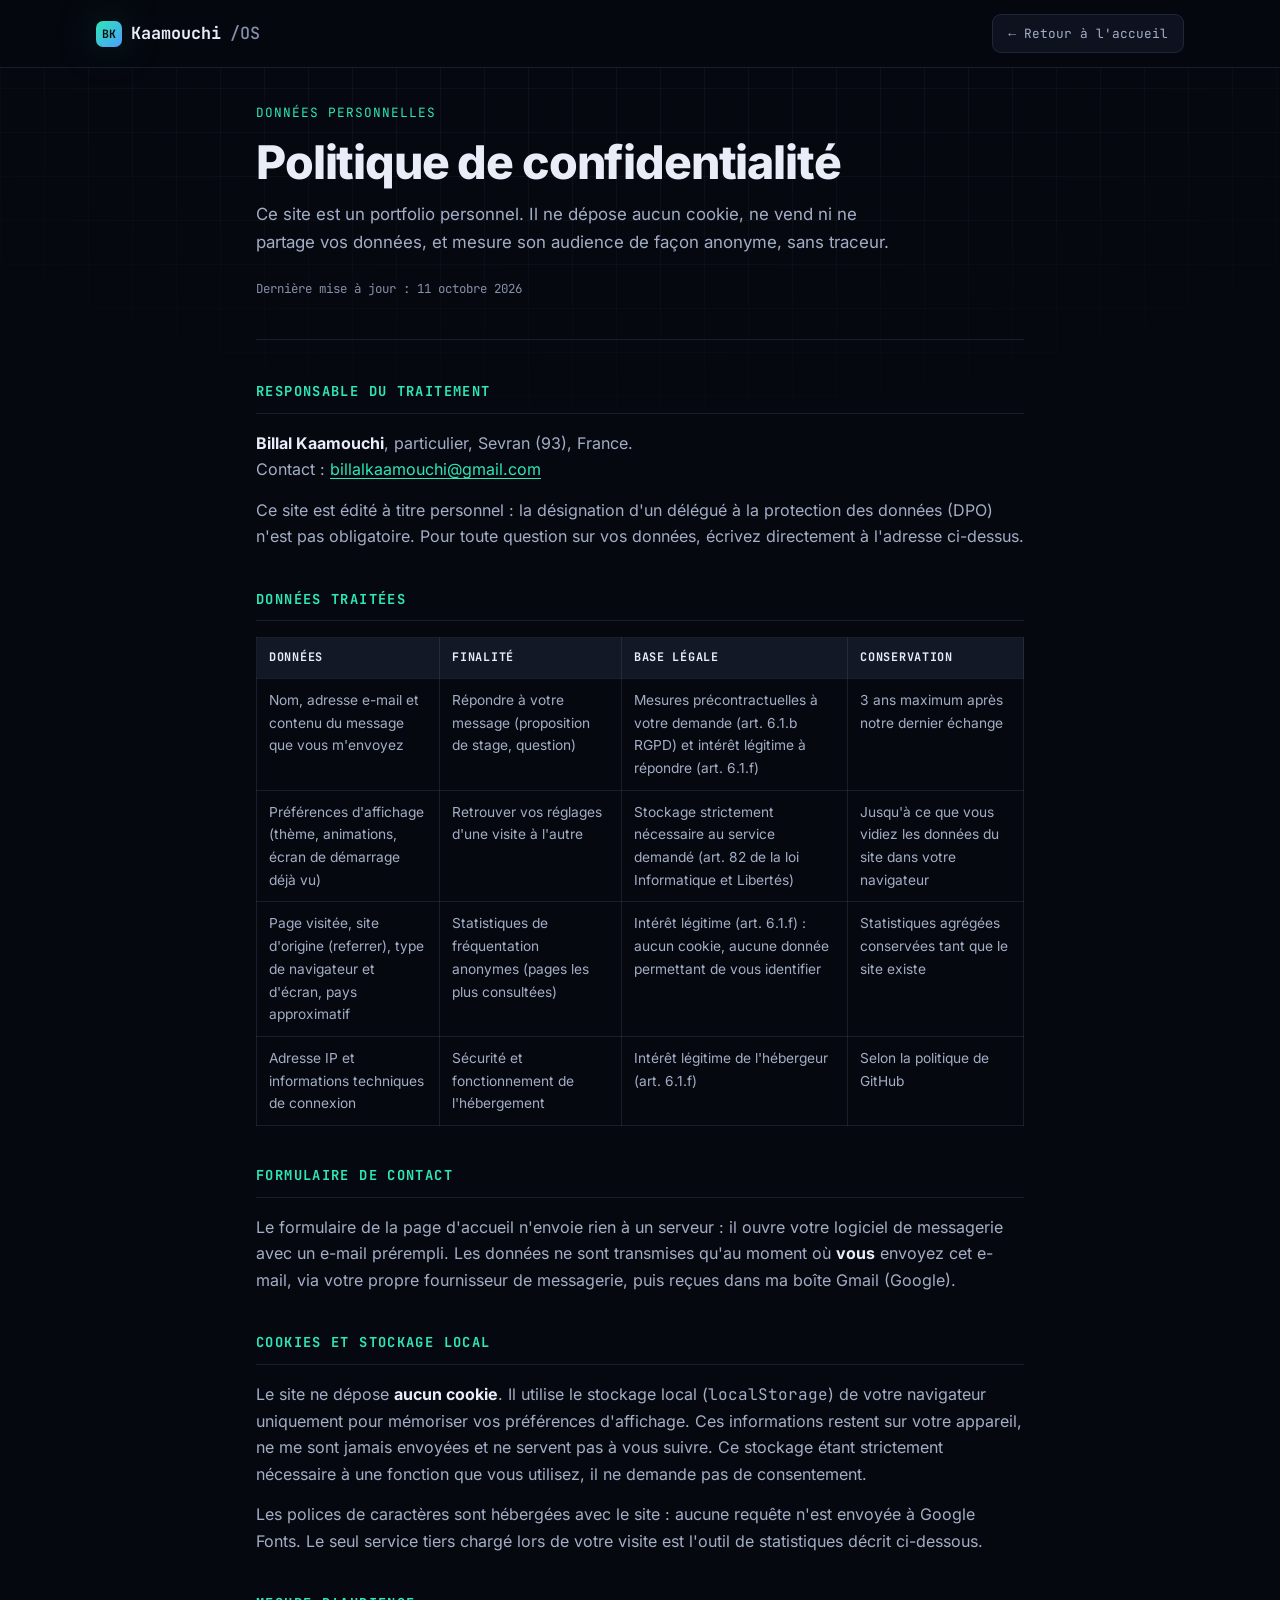
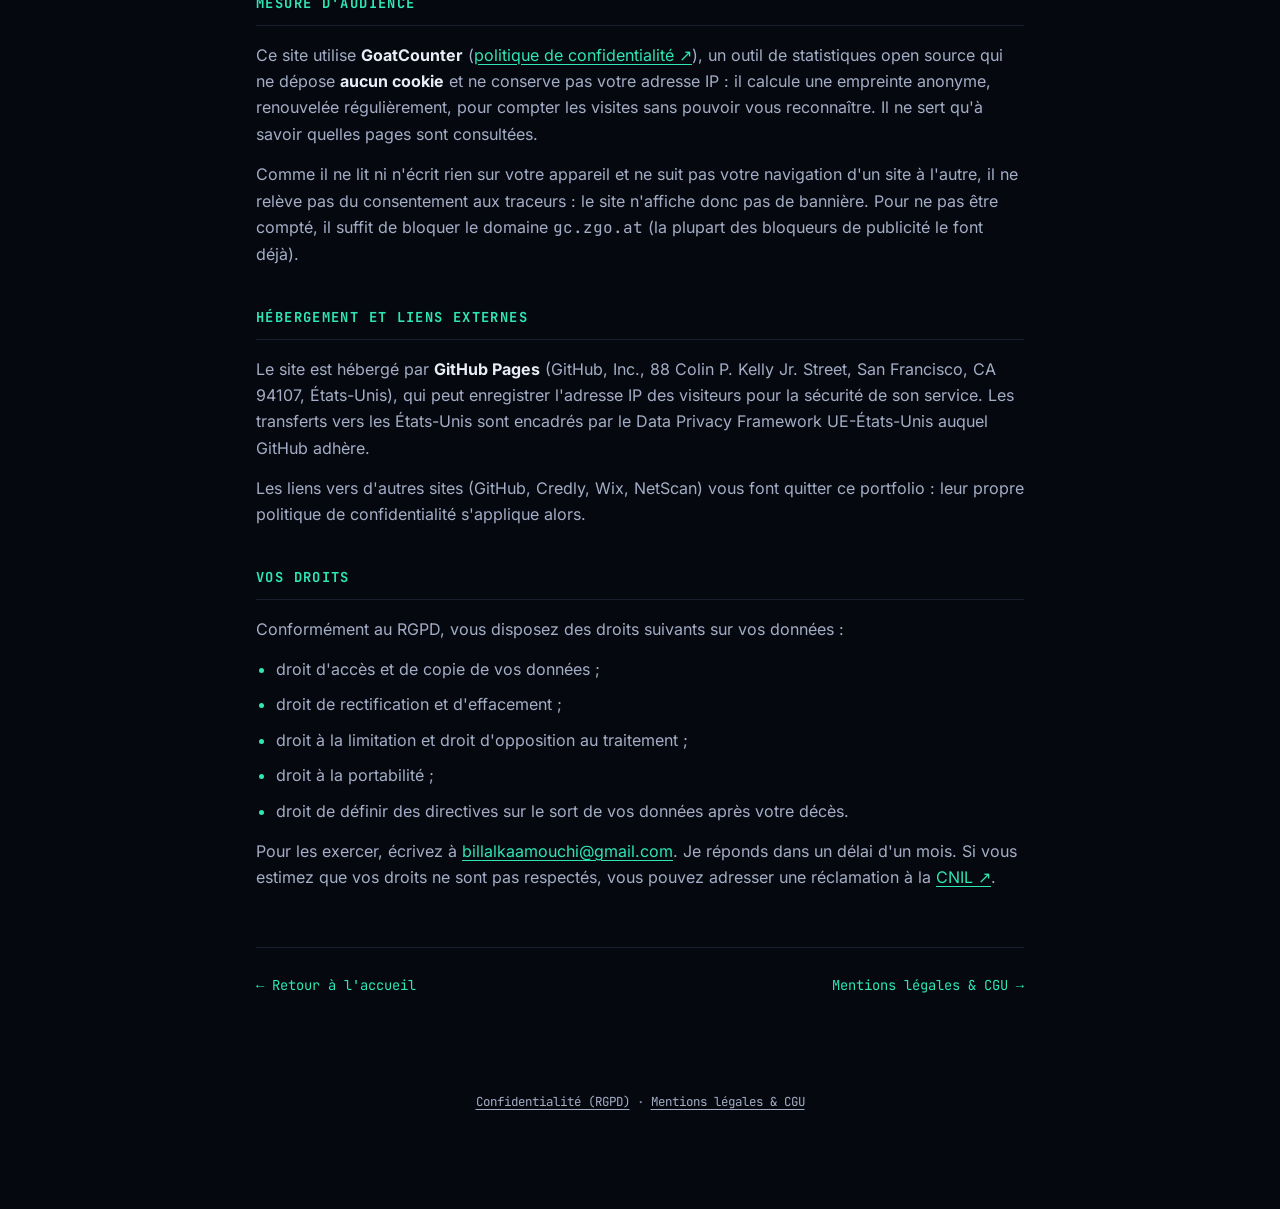
<file: rgpd.html>
<!DOCTYPE html>
<html lang="fr">
<head>
<meta charset="UTF-8">
<meta name="viewport" content="width=device-width, initial-scale=1.0">
<meta http-equiv="Content-Security-Policy" content="upgrade-insecure-requests">
<title>Politique de confidentialité (RGPD) · Billal Kaamouchi</title>
<meta name="description" content="Politique de confidentialité du portfolio de Billal Kaamouchi : données traitées, finalités, base légale, durée de conservation et droits RGPD.">
<meta name="theme-color" content="#06080f">
<link rel="canonical" href="https://grfz9.github.io/portfolio/rgpd.html">
<meta property="og:type" content="website">
<meta property="og:locale" content="fr_FR">
<meta property="og:site_name" content="Billal Kaamouchi · Portfolio">
<meta property="og:url" content="https://grfz9.github.io/portfolio/rgpd.html">
<meta property="og:title" content="Politique de confidentialité (RGPD) · Billal Kaamouchi">
<meta property="og:description" content="Politique de confidentialité du portfolio de Billal Kaamouchi : données traitées, finalités, base légale, durée de conservation et droits RGPD.">
<meta property="og:image" content="https://grfz9.github.io/portfolio/img/og-image.jpg">
<meta property="og:image:width" content="1200">
<meta property="og:image:height" content="630">
<meta property="og:image:alt" content="Billal Kaamouchi, étudiant BTS SIO SISR, réseau et cybersécurité">
<meta name="twitter:card" content="summary_large_image">
<meta name="twitter:title" content="Politique de confidentialité (RGPD) · Billal Kaamouchi">
<meta name="twitter:description" content="Politique de confidentialité du portfolio de Billal Kaamouchi : données traitées, finalités, base légale, durée de conservation et droits RGPD.">
<meta name="twitter:image" content="https://grfz9.github.io/portfolio/img/og-image.jpg">
<link rel="icon" href="favicon.ico" sizes="any">
<link rel="icon" href="img/favicon.svg" type="image/svg+xml">
<link rel="icon" href="img/favicon-32.png" type="image/png" sizes="32x32">
<link rel="apple-touch-icon" href="img/apple-touch-icon.png">
<link rel="manifest" href="site.webmanifest">
<link rel="preload" href="fonts/inter-var-latin.woff2" as="font" type="font/woff2" crossorigin>
<link rel="preload" href="fonts/jetbrains-mono-var-latin.woff2" as="font" type="font/woff2" crossorigin>
<link rel="stylesheet" href="style.css">
<script data-goatcounter="https://grfz9.goatcounter.com/count" async src="https://gc.zgo.at/count.js"></script>
</head>
<body>

<div class="bg-grid" aria-hidden="true"></div>

<header class="topbar">
  <nav class="wrap">
    <a href="index.html" class="logo"><span class="blk">BK</span>Kaamouchi<span class="dim">/OS</span></a>
    <a href="index.html" class="back-link">← Retour à l'accueil</a>
  </nav>
</header>

<main class="page-wrap legal">
  <header class="project-hero">
    <p class="eyebrow">Données personnelles</p>
    <h1>Politique de confidentialité</h1>
    <p class="tagline">Ce site est un portfolio personnel. Il ne dépose aucun cookie, ne vend ni ne partage vos données, et mesure son audience de façon anonyme, sans traceur.</p>
    <p class="legal-date">Dernière mise à jour : 11 octobre 2026</p>
  </header>

  <section class="block">
    <h2>Responsable du traitement</h2>
    <p><strong>Billal Kaamouchi</strong>, particulier, Sevran (93), France.<br>
    Contact : <a href="mailto:billalkaamouchi@gmail.com">billalkaamouchi@gmail.com</a></p>
    <p>Ce site est édité à titre personnel : la désignation d'un délégué à la protection des données (DPO) n'est pas obligatoire. Pour toute question sur vos données, écrivez directement à l'adresse ci-dessus.</p>
  </section>

  <section class="block">
    <h2>Données traitées</h2>
    <div class="table-scroll"><table class="legal-table">
      <thead><tr><th>Données</th><th>Finalité</th><th>Base légale</th><th>Conservation</th></tr></thead>
      <tbody>
        <tr>
          <td>Nom, adresse e-mail et contenu du message que vous m'envoyez</td>
          <td>Répondre à votre message (proposition de stage, question)</td>
          <td>Mesures précontractuelles à votre demande (art. 6.1.b RGPD) et intérêt légitime à répondre (art. 6.1.f)</td>
          <td>3 ans maximum après notre dernier échange</td>
        </tr>
        <tr>
          <td>Préférences d'affichage (thème, animations, écran de démarrage déjà vu)</td>
          <td>Retrouver vos réglages d'une visite à l'autre</td>
          <td>Stockage strictement nécessaire au service demandé (art. 82 de la loi Informatique et Libertés)</td>
          <td>Jusqu'à ce que vous vidiez les données du site dans votre navigateur</td>
        </tr>
        <tr>
          <td>Page visitée, site d'origine (referrer), type de navigateur et d'écran, pays approximatif</td>
          <td>Statistiques de fréquentation anonymes (pages les plus consultées)</td>
          <td>Intérêt légitime (art. 6.1.f) : aucun cookie, aucune donnée permettant de vous identifier</td>
          <td>Statistiques agrégées conservées tant que le site existe</td>
        </tr>
        <tr>
          <td>Adresse IP et informations techniques de connexion</td>
          <td>Sécurité et fonctionnement de l'hébergement</td>
          <td>Intérêt légitime de l'hébergeur (art. 6.1.f)</td>
          <td>Selon la politique de GitHub</td>
        </tr>
      </tbody>
    </table></div>
  </section>

  <section class="block">
    <h2>Formulaire de contact</h2>
    <p>Le formulaire de la page d'accueil n'envoie rien à un serveur : il ouvre votre logiciel de messagerie avec un e-mail prérempli. Les données ne sont transmises qu'au moment où <strong>vous</strong> envoyez cet e-mail, via votre propre fournisseur de messagerie, puis reçues dans ma boîte Gmail (Google).</p>
  </section>

  <section class="block">
    <h2>Cookies et stockage local</h2>
    <p>Le site ne dépose <strong>aucun cookie</strong>. Il utilise le stockage local (<code>localStorage</code>) de votre navigateur uniquement pour mémoriser vos préférences d'affichage. Ces informations restent sur votre appareil, ne me sont jamais envoyées et ne servent pas à vous suivre. Ce stockage étant strictement nécessaire à une fonction que vous utilisez, il ne demande pas de consentement.</p>
    <p>Les polices de caractères sont hébergées avec le site : aucune requête n'est envoyée à Google Fonts. Le seul service tiers chargé lors de votre visite est l'outil de statistiques décrit ci-dessous.</p>
  </section>

  <section class="block">
    <h2>Mesure d'audience</h2>
    <p>Ce site utilise <strong>GoatCounter</strong> (<a href="https://www.goatcounter.com/help/privacy" target="_blank" rel="noopener">politique de confidentialité ↗</a>), un outil de statistiques open source qui ne dépose <strong>aucun cookie</strong> et ne conserve pas votre adresse IP : il calcule une empreinte anonyme, renouvelée régulièrement, pour compter les visites sans pouvoir vous reconnaître. Il ne sert qu'à savoir quelles pages sont consultées.</p>
    <p>Comme il ne lit ni n'écrit rien sur votre appareil et ne suit pas votre navigation d'un site à l'autre, il ne relève pas du consentement aux traceurs : le site n'affiche donc pas de bannière. Pour ne pas être compté, il suffit de bloquer le domaine <code>gc.zgo.at</code> (la plupart des bloqueurs de publicité le font déjà).</p>
  </section>

  <section class="block">
    <h2>Hébergement et liens externes</h2>
    <p>Le site est hébergé par <strong>GitHub Pages</strong> (GitHub, Inc., 88 Colin P. Kelly Jr. Street, San Francisco, CA 94107, États-Unis), qui peut enregistrer l'adresse IP des visiteurs pour la sécurité de son service. Les transferts vers les États-Unis sont encadrés par le Data Privacy Framework UE-États-Unis auquel GitHub adhère.</p>
    <p>Les liens vers d'autres sites (GitHub, Credly, Wix, NetScan) vous font quitter ce portfolio : leur propre politique de confidentialité s'applique alors.</p>
  </section>

  <section class="block">
    <h2>Vos droits</h2>
    <p>Conformément au RGPD, vous disposez des droits suivants sur vos données :</p>
    <ul>
      <li>droit d'accès et de copie de vos données ;</li>
      <li>droit de rectification et d'effacement ;</li>
      <li>droit à la limitation et droit d'opposition au traitement ;</li>
      <li>droit à la portabilité ;</li>
      <li>droit de définir des directives sur le sort de vos données après votre décès.</li>
    </ul>
    <p>Pour les exercer, écrivez à <a href="mailto:billalkaamouchi@gmail.com">billalkaamouchi@gmail.com</a>. Je réponds dans un délai d'un mois. Si vous estimez que vos droits ne sont pas respectés, vous pouvez adresser une réclamation à la <a href="https://www.cnil.fr/fr/plaintes" target="_blank" rel="noopener">CNIL ↗</a>.</p>
  </section>

  <div class="project-footer">
    <a href="index.html">← Retour à l'accueil</a>
    <a href="cgu.html">Mentions légales &amp; CGU →</a>
  </div>
</main>

<footer class="legal-links"><a href="rgpd.html">Confidentialité (RGPD)</a> · <a href="cgu.html">Mentions légales &amp; CGU</a></footer>
</body>
</html>
</file>
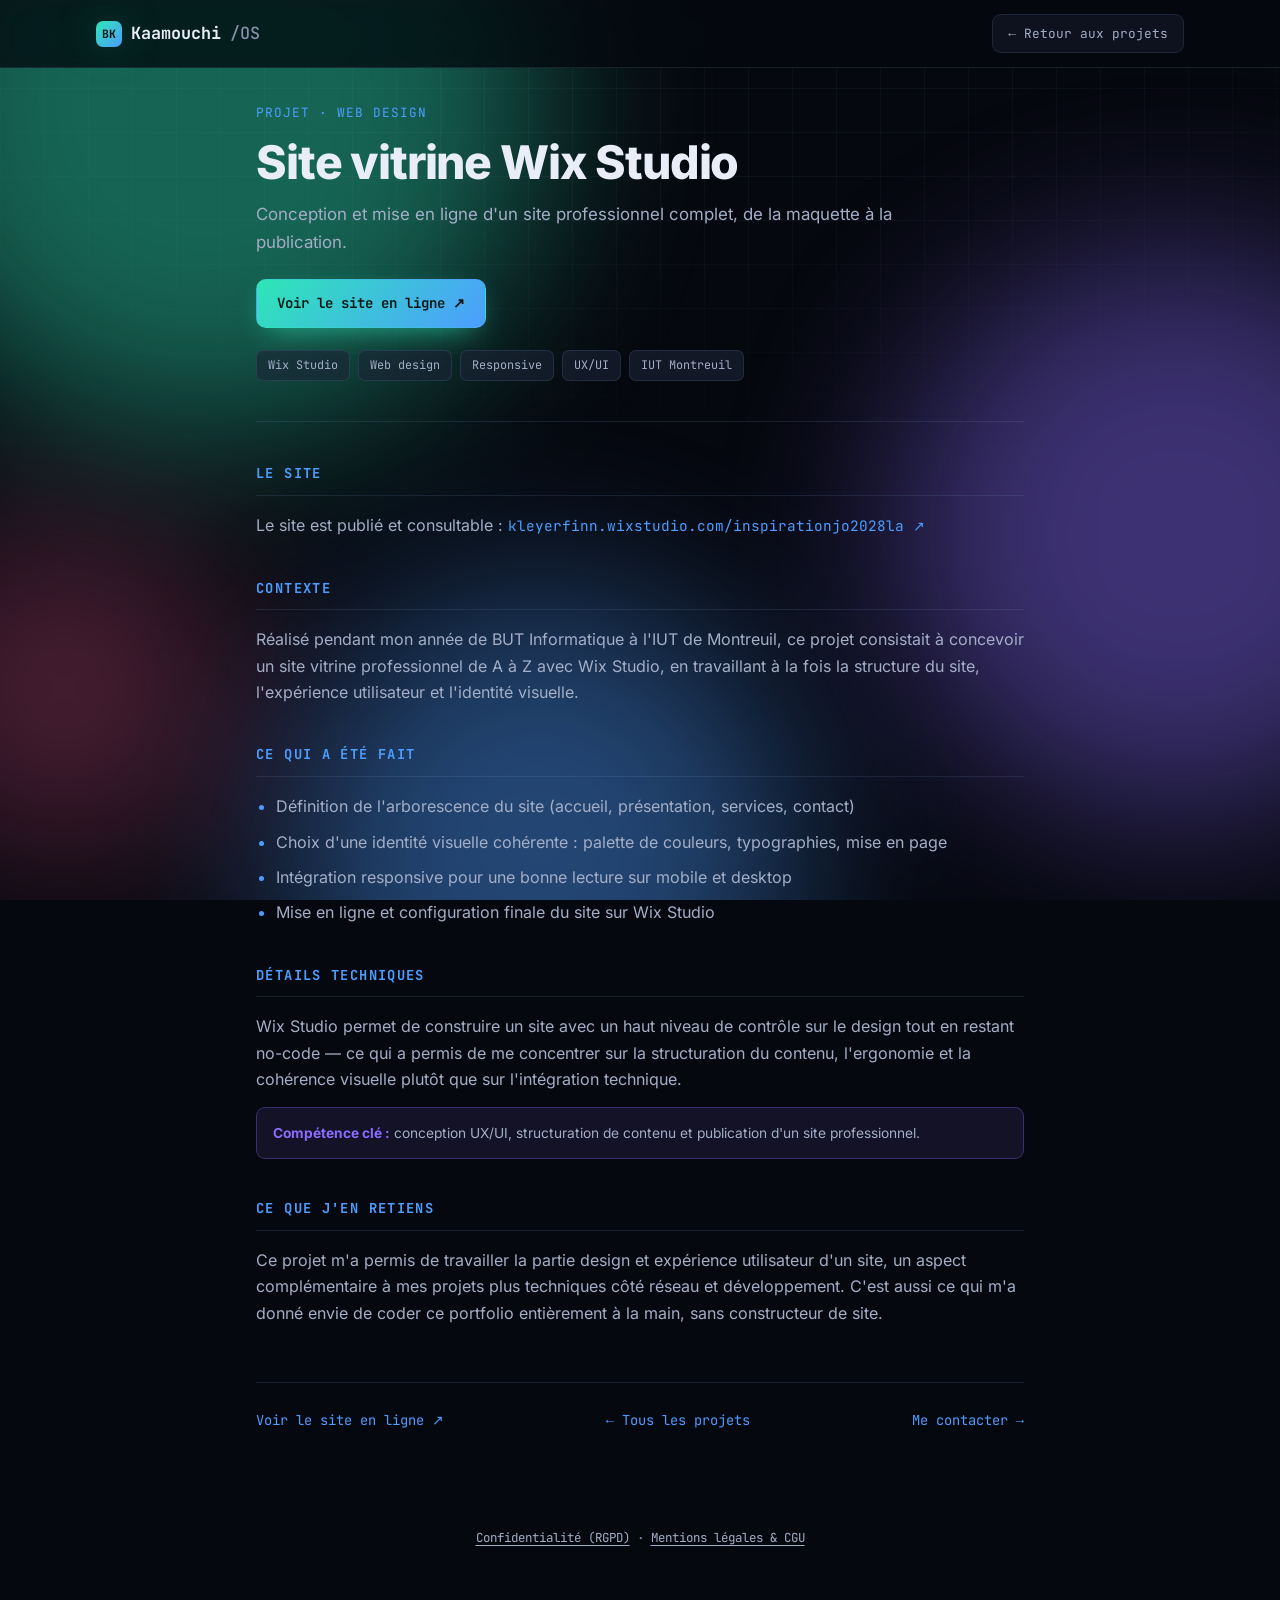
<file: wix-studio.html>
<!DOCTYPE html>
<html lang="fr" data-theme="cyber">
<head>
<meta charset="UTF-8">
<meta name="viewport" content="width=device-width, initial-scale=1.0">
<meta http-equiv="Content-Security-Policy" content="upgrade-insecure-requests">
<title>Site vitrine conçu avec Wix Studio — Billal Kaamouchi</title>
<meta name="description" content="Conception et mise en ligne d'un site vitrine professionnel avec Wix Studio : arborescence, identité visuelle, responsive et publication.">
<meta name="theme-color" content="#06080f">
<link rel="canonical" href="https://grfz9.github.io/portfolio/wix-studio.html">
<meta property="og:type" content="website">
<meta property="og:locale" content="fr_FR">
<meta property="og:site_name" content="Billal Kaamouchi · Portfolio">
<meta property="og:url" content="https://grfz9.github.io/portfolio/wix-studio.html">
<meta property="og:title" content="Site vitrine conçu avec Wix Studio — Billal Kaamouchi">
<meta property="og:description" content="Conception et mise en ligne d'un site vitrine professionnel avec Wix Studio : arborescence, identité visuelle, responsive et publication.">
<meta property="og:image" content="https://grfz9.github.io/portfolio/img/og-image.jpg">
<meta property="og:image:width" content="1200">
<meta property="og:image:height" content="630">
<meta property="og:image:alt" content="Billal Kaamouchi, étudiant BTS SIO SISR, réseau et cybersécurité">
<meta name="twitter:card" content="summary_large_image">
<meta name="twitter:title" content="Site vitrine conçu avec Wix Studio — Billal Kaamouchi">
<meta name="twitter:description" content="Conception et mise en ligne d'un site vitrine professionnel avec Wix Studio : arborescence, identité visuelle, responsive et publication.">
<meta name="twitter:image" content="https://grfz9.github.io/portfolio/img/og-image.jpg">
<link rel="icon" href="favicon.ico" sizes="any">
<link rel="icon" href="img/favicon.svg" type="image/svg+xml">
<link rel="icon" href="img/favicon-32.png" type="image/png" sizes="32x32">
<link rel="apple-touch-icon" href="img/apple-touch-icon.png">
<link rel="manifest" href="site.webmanifest">
<link rel="preload" href="fonts/inter-var-latin.woff2" as="font" type="font/woff2" crossorigin>
<link rel="preload" href="fonts/jetbrains-mono-var-latin.woff2" as="font" type="font/woff2" crossorigin>
<link rel="stylesheet" href="style.css">
<script data-goatcounter="https://grfz9.goatcounter.com/count" async src="https://gc.zgo.at/count.js"></script>
</head>
<body style="--ac:var(--c3)">

<div class="bg-aurora" aria-hidden="true"><i></i><i></i><i></i><i></i></div>
<div class="bg-grid" aria-hidden="true"></div>

<header class="topbar">
  <nav class="wrap">
    <a href="index.html" class="logo"><span class="blk">BK</span>Kaamouchi<span class="dim">/OS</span></a>
    <a href="index.html#projets" class="back-link">← Retour aux projets</a>
  </nav>
</header>

<div class="page-wrap">
  <header class="project-hero">
    <p class="eyebrow">Projet · Web design</p>
    <h1>Site vitrine Wix Studio</h1>
    <p class="tagline">Conception et mise en ligne d'un site professionnel complet, de la maquette à la publication.</p>
    <p style="margin-bottom:22px">
      <a class="btn btn-primary" href="https://kleyerfinn.wixstudio.com/inspirationjo2028la"
         target="_blank" rel="noopener">Voir le site en ligne ↗</a>
    </p>
    <div class="tags">
      <span class="tag">Wix Studio</span>
      <span class="tag">Web design</span>
      <span class="tag">Responsive</span>
      <span class="tag">UX/UI</span>
      <span class="tag">IUT Montreuil</span>
    </div>
  </header>

  <section class="block">
    <h2>Le site</h2>
    <p>Le site est publié et consultable :
      <a href="https://kleyerfinn.wixstudio.com/inspirationjo2028la" target="_blank" rel="noopener"
         style="color:var(--ac);font-family:var(--mono);font-size:.9rem">kleyerfinn.wixstudio.com/inspirationjo2028la ↗</a>
    </p>
  </section>

  <section class="block">
    <h2>Contexte</h2>
    <p>Réalisé pendant mon année de BUT Informatique à l'IUT de Montreuil, ce projet consistait à concevoir un site vitrine professionnel de A à Z avec Wix Studio, en travaillant à la fois la structure du site, l'expérience utilisateur et l'identité visuelle.</p>
  </section>

  <section class="block">
    <h2>Ce qui a été fait</h2>
    <ul>
      <li>Définition de l'arborescence du site (accueil, présentation, services, contact)</li>
      <li>Choix d'une identité visuelle cohérente : palette de couleurs, typographies, mise en page</li>
      <li>Intégration responsive pour une bonne lecture sur mobile et desktop</li>
      <li>Mise en ligne et configuration finale du site sur Wix Studio</li>
    </ul>
  </section>

  <section class="block">
    <h2>Détails techniques</h2>
    <p>Wix Studio permet de construire un site avec un haut niveau de contrôle sur le design tout en restant no-code — ce qui a permis de me concentrer sur la structuration du contenu, l'ergonomie et la cohérence visuelle plutôt que sur l'intégration technique.</p>
    <div class="callout"><b>Compétence clé :</b> conception UX/UI, structuration de contenu et publication d'un site professionnel.</div>
  </section>

  <section class="block">
    <h2>Ce que j'en retiens</h2>
    <p>Ce projet m'a permis de travailler la partie design et expérience utilisateur d'un site, un aspect complémentaire à mes projets plus techniques côté réseau et développement. C'est aussi ce qui m'a donné envie de coder ce portfolio entièrement à la main, sans constructeur de site.</p>
  </section>


  <div class="project-footer">
    <a href="https://kleyerfinn.wixstudio.com/inspirationjo2028la" target="_blank" rel="noopener">Voir le site en ligne ↗</a>
    <a href="index.html#projets">← Tous les projets</a>
    <a href="index.html#contact">Me contacter →</a>
  </div>
</div>

<footer class="legal-links"><a href="rgpd.html">Confidentialité (RGPD)</a> · <a href="cgu.html">Mentions légales &amp; CGU</a></footer>
</body>
</html>
</file>
<file: style.css>
/* =====================================================================
   BK/OS — Design system
   Billal Kaamouchi · Portfolio Réseau & Cybersécurité
   Utilisé par index.html et par les pages projet.
   ===================================================================== */

/* ---------- 0. Polices auto-hébergées (variables, sous-ensemble latin) ---------- */
@font-face{font-family:'Inter';font-style:normal;font-weight:100 900;font-display:swap;src:url(fonts/inter-var-latin.woff2) format('woff2');}
@font-face{font-family:'JetBrains Mono';font-style:normal;font-weight:100 800;font-display:swap;src:url(fonts/jetbrains-mono-var-latin.woff2) format('woff2');}

/* ---------- 1. Tokens & thèmes ---------- */
:root{
  /* surfaces */
  --bg:#06080f;
  --bg-2:#0a0e1a;
  --surface:rgba(18,24,38,0.72);
  --surface-solid:#121826;
  --surface-2:rgba(28,36,54,0.6);
  --border:rgba(120,148,200,0.16);
  --border-strong:rgba(140,170,225,0.34);

  /* texte */
  --text:#e8edf8;
  --text-dim:#a3aec6;
  --text-faint:#8590a9;

  /* accents — 5 teintes utilisées sémantiquement */
  --c1:#2ee6b6;   /* réseau / mint */
  --c2:#8b6cff;   /* cyber / violet */
  --c3:#4d9dff;   /* dev / bleu */
  --c4:#ffb340;   /* hardware / ambre */
  --c5:#ff5c93;   /* accent chaud / rose */
  --c-danger:#ff5f56;

  --glow:0 0 40px -6px;
  --radius:14px;
  --radius-sm:9px;
  --mono:'JetBrains Mono','Fira Code',ui-monospace,SFMono-Regular,Consolas,monospace;
  --sans:'Inter',-apple-system,BlinkMacSystemFont,'Segoe UI',sans-serif;
  --ease:cubic-bezier(.16,.8,.3,1);
  --shadow-win:0 32px 80px -20px rgba(0,0,0,.85), 0 0 0 1px var(--border);
}

/* Thème « aurora » — indigo / cyan / rose */
:root[data-theme="aurora"]{
  --bg:#080614; --bg-2:#0e0a20;
  --surface:rgba(26,20,48,0.72); --surface-solid:#1a1430; --surface-2:rgba(40,32,70,0.6);
  --border:rgba(160,140,255,0.18); --border-strong:rgba(180,160,255,0.38);
  --c1:#41e5ff; --c2:#b06bff; --c3:#6f7bff; --c4:#ffd166; --c5:#ff5fa8;
}
/* Thème « solar » — ambre / rouge, chaud */
:root[data-theme="solar"]{
  --bg:#0d0704; --bg-2:#160c06;
  --surface:rgba(38,22,14,0.72); --surface-solid:#26160e; --surface-2:rgba(58,34,20,0.6);
  --border:rgba(255,170,90,0.18); --border-strong:rgba(255,180,100,0.4);
  --c1:#ffb340; --c2:#ff7a5c; --c3:#ffd166; --c4:#ff9f1c; --c5:#ff5c93;
}
/* Thème « clair » */
:root[data-theme="light"]{
  --bg:#eef1f8; --bg-2:#e2e7f3;
  --surface:rgba(255,255,255,0.78); --surface-solid:#ffffff; --surface-2:rgba(236,240,250,0.85);
  --border:rgba(30,50,90,0.14); --border-strong:rgba(30,50,90,0.3);
  --text:#101828; --text-dim:#4a5872; --text-faint:#5c677d;
  --c1:#00654f; --c2:#5a30c4; --c3:#1a5dbc; --c4:#8b5400; --c5:#ac3059; --c-danger:#c62828;
  --shadow-win:0 32px 70px -24px rgba(20,35,70,.4), 0 0 0 1px var(--border);
}
/* en thème clair les accents sont foncés : le texte posé dessus passe en blanc */
:root[data-theme="light"] .btn-primary,
:root[data-theme="light"] .logo .blk{color:#fff;}
:root[data-theme="light"] .bg-aurora i{opacity:.3;}

*{margin:0;padding:0;box-sizing:border-box;}
html{scroll-behavior:smooth;}
body{
  background:var(--bg);
  color:var(--text);
  font-family:var(--sans);
  line-height:1.65;
  -webkit-font-smoothing:antialiased;
  overflow-x:hidden;
  min-height:100vh;
}
a{color:inherit;text-decoration:none;}
button{font-family:inherit;color:inherit;}
code,.mono{font-family:var(--mono);}
::selection{background:var(--c2);color:#fff;}
:focus-visible{outline:2px solid var(--c1);outline-offset:3px;border-radius:4px;}

/* ---------- 2. Décor de fond ---------- */
#bg-canvas{position:fixed;inset:0;z-index:0;pointer-events:none;opacity:.55;}
.bg-aurora{position:fixed;inset:0;z-index:-2;overflow:hidden;pointer-events:none;}
.bg-aurora i{
  position:absolute;display:block;border-radius:50%;filter:blur(90px);opacity:.42;
  animation:drift 26s var(--ease) infinite alternate;
}
.bg-aurora i:nth-child(1){width:52vw;height:52vw;background:var(--c1);top:-18vw;left:-10vw;}
.bg-aurora i:nth-child(2){width:44vw;height:44vw;background:var(--c2);top:28vh;right:-14vw;animation-delay:-8s;}
.bg-aurora i:nth-child(3){width:40vw;height:40vw;background:var(--c3);bottom:-16vw;left:22vw;animation-delay:-15s;}
.bg-aurora i:nth-child(4){width:26vw;height:26vw;background:var(--c5);top:58vh;left:-8vw;animation-delay:-20s;opacity:.28;}
@keyframes drift{
  from{transform:translate3d(0,0,0) scale(1);}
  to{transform:translate3d(6vw,-5vh,0) scale(1.22);}
}
.bg-grid{
  position:fixed;inset:0;z-index:-1;pointer-events:none;
  background-image:
    linear-gradient(rgba(140,170,225,.055) 1px,transparent 1px),
    linear-gradient(90deg,rgba(140,170,225,.055) 1px,transparent 1px);
  background-size:44px 44px;
  mask-image:radial-gradient(ellipse 100% 70% at 50% 0%,#000 30%,transparent 78%);
}
/* halo qui suit la souris */
.bg-spot{
  position:fixed;inset:0;z-index:-1;pointer-events:none;transition:opacity .4s;
  background:radial-gradient(420px circle at var(--mx,50%) var(--my,30%),
    color-mix(in srgb,var(--c1) 12%,transparent),transparent 65%);
}

/* ---------- 3. Layout ---------- */
.wrap{max-width:1140px;margin:0 auto;padding:0 26px;position:relative;z-index:1;}
section.band{padding:96px 0;position:relative;z-index:1;}
section.band + section.band{border-top:1px solid var(--border);}

.section-head{margin-bottom:44px;max-width:680px;}
.section-tag{
  font-family:var(--mono);font-size:.78rem;letter-spacing:.14em;text-transform:uppercase;
  color:var(--c1);margin-bottom:12px;display:flex;align-items:center;gap:10px;
}
.section-tag::before{content:"";width:26px;height:1px;background:currentColor;opacity:.6;}
.section-title{font-size:clamp(1.7rem,3.6vw,2.3rem);font-weight:800;letter-spacing:-.02em;line-height:1.15;}
.section-sub{color:var(--text-dim);margin-top:12px;font-size:1rem;}

.grad-text{
  background:linear-gradient(110deg,var(--c1),var(--c3) 42%,var(--c2) 72%,var(--c5));
  -webkit-background-clip:text;background-clip:text;color:transparent;
  background-size:220% auto;animation:shimmer 9s linear infinite;
}
@keyframes shimmer{to{background-position:220% center;}}

/* ---------- 4. Nav ---------- */
header.topbar{
  position:sticky;top:0;z-index:60;
  background:color-mix(in srgb,var(--bg) 78%,transparent);
  backdrop-filter:blur(14px) saturate(140%);
  border-bottom:1px solid var(--border);
}
.topbar nav{display:flex;align-items:center;justify-content:space-between;gap:18px;padding:14px 26px;}
.logo{font-family:var(--mono);font-weight:700;font-size:1.05rem;display:flex;align-items:center;gap:9px;}
.logo .blk{
  width:26px;height:26px;border-radius:7px;display:grid;place-items:center;font-size:.72rem;color:#03110d;
  background:linear-gradient(135deg,var(--c1),var(--c3));box-shadow:var(--glow) color-mix(in srgb,var(--c1) 55%,transparent);
}
.logo .dim{color:var(--text-faint);font-weight:500;}
.navlinks{display:flex;gap:6px;font-family:var(--mono);font-size:.82rem;}
.navlinks a{padding:7px 12px;border-radius:8px;color:var(--text-dim);transition:.18s var(--ease);}
.navlinks a:hover{color:var(--text);background:var(--surface-2);}
.nav-right{display:flex;align-items:center;gap:10px;}
@media (max-width:900px){.navlinks{display:none;}}
@media (max-width:420px){.topbar nav{padding:12px 16px;gap:10px;}.nav-right{gap:6px;}.back-link{padding:7px 11px;font-size:.74rem;}}

.icon-btn{
  width:38px;height:38px;border-radius:10px;display:grid;place-items:center;cursor:pointer;
  background:var(--surface);border:1px solid var(--border);color:var(--text-dim);
  font-size:1rem;transition:.18s var(--ease);
}
.icon-btn:hover{color:var(--c1);border-color:var(--border-strong);transform:translateY(-1px);}

/* ---------- 5. Boutons ---------- */
.btn{
  font-family:var(--mono);font-size:.88rem;font-weight:500;cursor:pointer;
  padding:12px 20px;border-radius:10px;display:inline-flex;align-items:center;gap:9px;
  border:1px solid transparent;transition:.18s var(--ease);white-space:nowrap;
}
.btn-primary{
  background:linear-gradient(135deg,var(--c1),var(--c3));color:#04140f;font-weight:600;
  box-shadow:0 10px 30px -12px color-mix(in srgb,var(--c1) 80%,transparent);
}
.btn-primary:hover{transform:translateY(-2px);box-shadow:0 16px 38px -12px color-mix(in srgb,var(--c1) 90%,transparent);}
.btn-ghost{border-color:var(--border);color:var(--text);background:var(--surface);}
.btn-ghost:hover{border-color:var(--c2);color:var(--c2);transform:translateY(-2px);}
.btn-mini{padding:8px 13px;font-size:.78rem;border-radius:8px;}

/* ---------- 6. Hero ---------- */
.hero{padding:88px 0 70px;position:relative;z-index:1;}
.hero-grid{display:grid;grid-template-columns:1.25fr .85fr;gap:54px;align-items:center;}
@media (max-width:980px){.hero-grid{grid-template-columns:1fr;gap:40px;}}

.badge{
  display:inline-flex;align-items:center;gap:9px;font-family:var(--mono);font-size:.76rem;
  color:var(--c1);border:1px solid color-mix(in srgb,var(--c1) 38%,transparent);
  background:color-mix(in srgb,var(--c1) 9%,transparent);
  padding:7px 14px;border-radius:100px;margin-bottom:22px;
}
.badge .dot{width:7px;height:7px;border-radius:50%;background:var(--c1);box-shadow:0 0 10px var(--c1);animation:pulse 2s infinite;}
@keyframes pulse{0%,100%{opacity:1;transform:scale(1);}50%{opacity:.4;transform:scale(.8);}}

.hero h1{font-size:clamp(2.6rem,7vw,4.4rem);font-weight:800;line-height:1;letter-spacing:-.035em;margin-bottom:16px;}
.hero .role{
  font-family:var(--mono);font-size:clamp(1rem,2.2vw,1.25rem);color:var(--text-dim);
  margin-bottom:20px;min-height:1.8em;
}
.hero .role b{color:var(--c2);font-weight:600;}
.caret{display:inline-block;width:9px;background:var(--c1);margin-left:3px;animation:blink 1s steps(2) infinite;}
@keyframes blink{50%{opacity:0;}}
.lede{font-size:1.08rem;color:var(--text-dim);max-width:54ch;margin-bottom:30px;}
.lede strong{color:var(--text);font-weight:600;}
.cta-row{display:flex;gap:12px;flex-wrap:wrap;margin-bottom:34px;}

.stats{display:grid;grid-template-columns:repeat(4,1fr);gap:12px;}
.stat{
  background:var(--surface);border:1px solid var(--border);border-radius:var(--radius);
  padding:16px 14px;text-align:center;backdrop-filter:blur(8px);position:relative;overflow:hidden;
}
.stat::after{content:"";position:absolute;inset:0 0 auto;height:2px;background:var(--sc,var(--c1));opacity:.8;}
.stat b{display:block;font-family:var(--mono);font-size:1.6rem;font-weight:700;color:var(--sc,var(--c1));line-height:1.2;}
.stat span{font-size:.72rem;color:var(--text-dim);}
@media (max-width:620px){.stats{grid-template-columns:repeat(2,1fr);}}

/* carte « terminal » du hero */
.hero-card{
  background:var(--surface);border:1px solid var(--border);border-radius:var(--radius);
  backdrop-filter:blur(12px);overflow:hidden;box-shadow:var(--shadow-win);
}
.hero-card .hc-bar{
  display:flex;align-items:center;gap:7px;padding:11px 14px;
  background:var(--surface-2);border-bottom:1px solid var(--border);
}
.hc-bar .d{width:10px;height:10px;border-radius:50%;}
.hc-bar .t{margin-left:8px;font-family:var(--mono);font-size:.74rem;color:var(--text-faint);}
.hero-card pre{
  font-family:var(--mono);font-size:.78rem;line-height:1.85;padding:18px;
  color:var(--text-dim);white-space:pre-wrap;word-break:break-word;
}
.hero-card pre .k{color:var(--c2);}
.hero-card pre .s{color:var(--c1);}
.hero-card pre .n{color:var(--c4);}
.hero-card pre .c{color:var(--text-faint);font-style:italic;}

/* ---------- 7. Dock (lanceur d'apps) ---------- */
.dock{
  position:fixed;left:50%;bottom:18px;transform:translateX(-50%);z-index:200;
  display:flex;align-items:flex-end;gap:7px;padding:9px 12px;
  background:color-mix(in srgb,var(--surface-solid) 82%,transparent);
  border:1px solid var(--border-strong);border-radius:18px;
  backdrop-filter:blur(18px) saturate(150%);
  box-shadow:0 20px 50px -18px rgba(0,0,0,.8);
  max-width:calc(100vw - 24px);overflow-x:auto;scrollbar-width:none;
}
.dock::-webkit-scrollbar{display:none;}
.dock-item{
  position:relative;width:46px;height:46px;flex:0 0 auto;border-radius:13px;cursor:pointer;
  display:grid;place-items:center;font-size:1.25rem;border:1px solid var(--border);
  background:var(--surface-2);transition:transform .22s var(--ease),border-color .2s,background .2s;
}
.dock-item:hover{transform:translateY(-10px) scale(1.14);border-color:var(--dc,var(--c1));background:color-mix(in srgb,var(--dc,var(--c1)) 16%,transparent);}
.dock-item .tip{
  position:absolute;bottom:calc(100% + 10px);left:50%;transform:translateX(-50%) translateY(4px);
  font-family:var(--mono);font-size:.7rem;white-space:nowrap;padding:5px 9px;border-radius:7px;
  background:var(--surface-solid);border:1px solid var(--border);color:var(--text);
  opacity:0;pointer-events:none;transition:.18s var(--ease);
}
.dock-item:hover .tip{opacity:1;transform:translateX(-50%) translateY(0);}
.dock-item.running::after{
  content:"";position:absolute;bottom:-5px;left:50%;transform:translateX(-50%);
  width:5px;height:5px;border-radius:50%;background:var(--dc,var(--c1));box-shadow:0 0 8px var(--dc,var(--c1));
}
.dock-sep{width:1px;align-self:stretch;background:var(--border);margin:4px 4px;flex:0 0 auto;}

/* ---------- 8. Fenêtres ---------- */
.win{
  position:fixed;z-index:100;display:flex;flex-direction:column;
  background:color-mix(in srgb,var(--surface-solid) 94%,transparent);
  border:1px solid var(--border-strong);border-radius:var(--radius);
  box-shadow:var(--shadow-win);backdrop-filter:blur(20px);
  overflow:hidden;min-width:290px;min-height:180px;
  animation:winIn .26s var(--ease);
}
@keyframes winIn{from{opacity:0;transform:scale(.94) translateY(14px);}to{opacity:1;transform:none;}}
.win.closing{animation:winOut .18s var(--ease) forwards;}
@keyframes winOut{to{opacity:0;transform:scale(.95) translateY(10px);}}
.win.minimized{display:none;}
.win.maximized{top:60px!important;left:0!important;width:100vw!important;height:calc(100vh - 92px)!important;border-radius:0;}

.win__bar{
  display:flex;align-items:center;gap:10px;padding:10px 12px;cursor:grab;user-select:none;
  background:var(--surface-2);border-bottom:1px solid var(--border);flex:0 0 auto;
}
.win__bar:active{cursor:grabbing;}
.win__dots{display:flex;gap:10px;flex:0 0 auto;}
.win__dots button{
  width:14px;height:14px;border-radius:50%;border:none;cursor:pointer;padding:0;position:relative;
  font-size:10px;line-height:1;font-weight:700;color:rgba(0,0,0,.5);transition:color .15s,transform .15s;
  display:grid;place-items:center;
}
/* zone cliquable élargie sans chevauchement entre pastilles voisines */
.win__dots button::after{content:"";position:absolute;inset:-11px -5px;}
.win__dots button:hover{color:rgba(0,0,0,.85);transform:scale(1.15);}
.wd-close{background:#ff5f56;} .wd-min{background:#ffbd2e;} .wd-max{background:#27c93f;}

/* bouton de fermeture principal, large et sans ambiguïté */
.win__x{
  flex:0 0 auto;width:38px;height:30px;border-radius:9px;border:1px solid transparent;
  background:transparent;color:var(--text-faint);cursor:pointer;font-size:.95rem;line-height:1;
  display:grid;place-items:center;transition:.15s var(--ease);
}
.win__x:hover{background:var(--c-danger);border-color:var(--c-danger);color:#fff;}
.win__title{
  font-family:var(--mono);font-size:.78rem;color:var(--text-dim);
  white-space:nowrap;overflow:hidden;text-overflow:ellipsis;flex:1;text-align:center;
}
.win__title b{color:var(--text);font-weight:600;}
.win__body{flex:1;overflow:auto;padding:20px 22px;font-size:.92rem;}
.win__body::-webkit-scrollbar{width:9px;height:9px;}
.win__body::-webkit-scrollbar-thumb{background:var(--border-strong);border-radius:5px;}
.win__body::-webkit-scrollbar-track{background:transparent;}
.win__body.flush{padding:0;}
.win__resize{
  position:absolute;right:0;bottom:0;width:18px;height:18px;cursor:nwse-resize;
  background:linear-gradient(135deg,transparent 48%,var(--border-strong) 50%,transparent 54%,var(--border-strong) 60%,transparent 64%);
}
.win-overlay{position:fixed;inset:0;z-index:90;background:rgba(3,5,12,.45);backdrop-filter:blur(2px);display:none;}

/* contenu type dans une fenêtre */
.win__body h3{font-size:1.05rem;margin-bottom:10px;}
.win__body h4{font-family:var(--mono);font-size:.82rem;color:var(--c1);margin:22px 0 10px;text-transform:uppercase;letter-spacing:.08em;}
.win__body p{color:var(--text-dim);margin-bottom:12px;}
.win__body ul{margin:0 0 14px 18px;color:var(--text-dim);}
.win__body li{margin-bottom:7px;}
.win__body li::marker{color:var(--c1);}
.win__body strong{color:var(--text);}
.callout{
  background:color-mix(in srgb,var(--c2) 10%,transparent);
  border:1px solid color-mix(in srgb,var(--c2) 32%,transparent);
  border-radius:var(--radius-sm);padding:14px 16px;font-size:.86rem;margin:14px 0;color:var(--text-dim);
}
.callout b{color:var(--c2);}
.win-actions{display:flex;gap:10px;flex-wrap:wrap;margin-top:20px;padding-top:18px;border-top:1px solid var(--border);}

/* ---------- 9. Cartes génériques ---------- */
.card{
  background:var(--surface);border:1px solid var(--border);border-radius:var(--radius);
  padding:24px;backdrop-filter:blur(10px);position:relative;overflow:hidden;
  transition:transform .28s var(--ease),border-color .28s,box-shadow .28s;
}
.card::before{
  content:"";position:absolute;inset:-1px;border-radius:inherit;padding:1px;opacity:0;
  background:linear-gradient(135deg,var(--ac,var(--c1)),transparent 55%);
  -webkit-mask:linear-gradient(#000 0 0) content-box,linear-gradient(#000 0 0);
  -webkit-mask-composite:xor;mask-composite:exclude;transition:opacity .28s;pointer-events:none;
}
.card:hover{transform:translateY(-5px);box-shadow:0 22px 50px -26px color-mix(in srgb,var(--ac,var(--c1)) 70%,transparent);}
.card:hover::before{opacity:1;}

/* ---------- 10. Compétences ---------- */
.skills-grid{display:grid;grid-template-columns:repeat(2,1fr);gap:18px;}
@media (max-width:820px){.skills-grid{grid-template-columns:1fr;}}
.skill-card .sk-head{display:flex;align-items:center;gap:12px;margin-bottom:6px;}
.skill-card .sk-ico{
  width:40px;height:40px;border-radius:11px;display:grid;place-items:center;font-size:1.15rem;flex:0 0 auto;
  background:color-mix(in srgb,var(--ac) 16%,transparent);
  border:1px solid color-mix(in srgb,var(--ac) 32%,transparent);
}
.skill-card h3{font-size:1rem;font-weight:700;}
.skill-card .sk-sub{font-family:var(--mono);font-size:.72rem;color:var(--text-faint);}
.meter{margin:16px 0 4px;}
.meter-row{display:flex;justify-content:space-between;font-family:var(--mono);font-size:.74rem;color:var(--text-dim);margin-bottom:6px;}
.meter-row b{color:var(--ac);}
.meter-bar{height:6px;border-radius:99px;background:var(--surface-2);overflow:hidden;}
.meter-bar i{
  display:block;height:100%;width:0;border-radius:99px;
  background:linear-gradient(90deg,var(--ac),color-mix(in srgb,var(--ac) 45%,var(--c3)));
  transition:width 1.1s var(--ease);
}
.pill-row{display:flex;flex-wrap:wrap;gap:7px;margin-top:16px;}
.pill{
  font-size:.74rem;font-family:var(--mono);background:var(--surface-2);
  border:1px solid var(--border);padding:5px 10px;border-radius:7px;color:var(--text-dim);
  transition:.16s var(--ease);cursor:default;
}
.pill:hover{color:var(--ac,var(--c1));border-color:color-mix(in srgb,var(--ac,var(--c1)) 45%,transparent);transform:translateY(-2px);}

/* ---------- 11. Laboratoire (apps) ---------- */
.lab-grid{display:grid;grid-template-columns:repeat(auto-fit,minmax(230px,1fr));gap:16px;}
@media (max-width:520px){.lab-grid{grid-template-columns:1fr;}}
.lab-card{cursor:pointer;text-align:left;display:flex;flex-direction:column;gap:10px;min-height:172px;}
.lab-card .lab-ico{font-size:1.7rem;}
.lab-card h3{font-size:.98rem;}
.lab-card p{font-size:.82rem;color:var(--text-dim);flex:1;}
.lab-card .lab-go{
  font-family:var(--mono);font-size:.74rem;color:var(--ac);display:flex;align-items:center;gap:6px;
}
.lab-card:hover .lab-go{gap:11px;}

/* ---------- 12. Projets ---------- */
.projects-grid{display:grid;grid-template-columns:repeat(3,1fr);gap:18px;}
@media (max-width:880px){.projects-grid{grid-template-columns:1fr 1fr;}}
@media (max-width:580px){.projects-grid{grid-template-columns:1fr;}}
.proj-card{display:flex;flex-direction:column;gap:12px;cursor:pointer;text-align:left;}
.proj-top{display:flex;align-items:center;justify-content:space-between;}
.proj-icon{font-size:1.6rem;}
.proj-tag{
  font-family:var(--mono);font-size:.66rem;text-transform:uppercase;letter-spacing:.1em;
  color:var(--ac);border:1px solid color-mix(in srgb,var(--ac) 35%,transparent);
  background:color-mix(in srgb,var(--ac) 10%,transparent);padding:4px 9px;border-radius:99px;
}
.proj-card h3{font-size:1.06rem;font-weight:700;}
.proj-card p{font-size:.86rem;color:var(--text-dim);flex:1;}
.proj-pills{display:flex;flex-wrap:wrap;gap:6px;}
.proj-pills span{
  font-size:.68rem;font-family:var(--mono);background:var(--surface-2);
  border:1px solid var(--border);padding:3px 8px;border-radius:6px;color:var(--text-faint);
}
.proj-open{font-family:var(--mono);font-size:.74rem;color:var(--ac);display:flex;align-items:center;gap:6px;transition:gap .2s;}
.proj-card:hover .proj-open{gap:11px;}
.proj-group{
  grid-column:1/-1;display:flex;align-items:baseline;gap:12px;flex-wrap:wrap;margin-top:18px;
  font-family:var(--mono);font-size:.86rem;text-transform:uppercase;letter-spacing:.1em;color:var(--ac);
  padding-bottom:8px;border-bottom:1px solid var(--border);
}
.proj-group:first-child{margin-top:0;}
.proj-group span{font-size:.74rem;text-transform:none;letter-spacing:0;color:var(--text-faint);}
.proj-featured{
  grid-column:1/-1;flex-direction:row;gap:28px;align-items:stretch;padding:28px;
  border-color:color-mix(in srgb,var(--ac) 45%,var(--border));
  background:linear-gradient(135deg,color-mix(in srgb,var(--ac) 9%,var(--surface)),var(--surface) 60%);
  box-shadow:0 0 0 1px color-mix(in srgb,var(--ac) 18%,transparent),0 18px 50px -24px color-mix(in srgb,var(--ac) 55%,transparent);
}
.proj-featured .feat-body{flex:1.5;display:flex;flex-direction:column;gap:14px;min-width:0;}
.proj-featured h3{font-size:1.5rem;line-height:1.2;}
.proj-featured p{font-size:.92rem;flex:none;}
.feat-actions{display:flex;flex-wrap:wrap;align-items:center;gap:10px;margin-top:4px;}
.feat-actions .proj-open{margin-left:6px;}
.feat-points{list-style:none;margin:0;padding:0;flex:1;display:grid;gap:10px;align-content:center;}
.feat-points li{
  display:flex;flex-direction:column;gap:2px;padding:12px 14px;border-radius:10px;
  background:var(--surface-2);border:1px solid var(--border);
}
.feat-points b{font-size:.86rem;color:var(--ac);}
.feat-points span{font-size:.78rem;color:var(--text-dim);}
@media (max-width:880px){.proj-featured{flex-direction:column;padding:22px;}.proj-featured h3{font-size:1.25rem;}}

/* ---------- 13. Parcours ---------- */
.track-tabs{display:flex;gap:8px;margin-bottom:28px;flex-wrap:wrap;}
.track-tab{
  font-family:var(--mono);font-size:.8rem;padding:9px 16px;border-radius:10px;cursor:pointer;
  background:var(--surface);border:1px solid var(--border);color:var(--text-dim);transition:.18s var(--ease);
}
.track-tab:hover{color:var(--text);}
.track-tab.active{background:color-mix(in srgb,var(--c2) 16%,transparent);border-color:color-mix(in srgb,var(--c2) 45%,transparent);color:var(--c2);}
.timeline{position:relative;padding-left:30px;}
.timeline::before{content:"";position:absolute;left:5px;top:6px;bottom:6px;width:2px;background:linear-gradient(var(--c1),var(--c2),var(--c5));opacity:.35;}
.tl-item{position:relative;padding-bottom:30px;}
.tl-item:last-child{padding-bottom:0;}
.tl-item::before{
  content:"";position:absolute;left:-30px;top:6px;width:12px;height:12px;border-radius:50%;
  background:var(--bg);border:2px solid var(--tc,var(--c1));box-shadow:0 0 12px -1px var(--tc,var(--c1));
}
.tl-date{font-family:var(--mono);font-size:.74rem;color:var(--tc,var(--c1));margin-bottom:4px;}
.tl-item h4{font-size:1.02rem;margin-bottom:2px;}
.tl-org{font-size:.84rem;color:var(--text-faint);margin-bottom:8px;font-family:var(--mono);}
.tl-item p{font-size:.88rem;color:var(--text-dim);max-width:640px;}
.tl-panel{display:none;}
.tl-panel.active{display:block;animation:fadeUp .4s var(--ease);}
@keyframes fadeUp{from{opacity:0;transform:translateY(12px);}to{opacity:1;transform:none;}}

/* ---------- 14. Certifs & langues ---------- */
.split-2{display:grid;grid-template-columns:1.25fr 1fr;gap:40px;}
@media (max-width:880px){.split-2{grid-template-columns:1fr;}}
.cert-card{display:flex;gap:14px;align-items:flex-start;margin-bottom:14px;padding:18px;}
.cert-ico{
  width:42px;height:42px;border-radius:12px;display:grid;place-items:center;font-size:1.2rem;flex:0 0 auto;
  background:color-mix(in srgb,var(--ac) 15%,transparent);border:1px solid color-mix(in srgb,var(--ac) 32%,transparent);
}
.cert-card h4{font-size:.96rem;margin-bottom:2px;}
.cert-card p{font-size:.8rem;color:var(--text-faint);margin-bottom:8px;}
.cert-card a{font-family:var(--mono);font-size:.76rem;color:var(--ac);}
.cert-card a:hover{text-decoration:underline;}
.lang-item{margin-bottom:20px;}
.lang-top{display:flex;justify-content:space-between;align-items:baseline;margin-bottom:8px;}
.lang-top b{font-size:.95rem;}
.lang-top span{font-family:var(--mono);font-size:.76rem;color:var(--ac);}

/* ---------- 15. Contact ---------- */
.contact-grid{display:grid;grid-template-columns:1fr 1.15fr;gap:40px;}
@media (max-width:880px){.contact-grid{grid-template-columns:1fr;}}
.contact-item{display:flex;gap:14px;align-items:center;margin-bottom:14px;padding:15px 18px;}
.contact-item .ico{
  width:38px;height:38px;border-radius:11px;display:grid;place-items:center;font-size:1rem;flex:0 0 auto;
  background:color-mix(in srgb,var(--ac) 15%,transparent);border:1px solid color-mix(in srgb,var(--ac) 30%,transparent);
}
.contact-item b{display:block;font-size:.7rem;color:var(--text-faint);font-family:var(--mono);text-transform:uppercase;letter-spacing:.09em;}
.contact-item span{font-size:.92rem;}
form{display:flex;flex-direction:column;gap:12px;}
label.field{display:flex;flex-direction:column;gap:6px;font-family:var(--mono);font-size:.74rem;color:var(--text-faint);text-transform:uppercase;letter-spacing:.08em;}
input,textarea,select{
  background:var(--surface);border:1px solid var(--border);border-radius:10px;
  padding:12px 14px;color:var(--text);font-family:var(--sans);font-size:.92rem;width:100%;
  transition:.18s var(--ease);
}
input:focus,textarea:focus,select:focus{outline:none;border-color:var(--c1);box-shadow:0 0 0 3px color-mix(in srgb,var(--c1) 18%,transparent);}
textarea{resize:vertical;min-height:110px;}
.field-err{font-family:var(--sans);font-size:.8rem;text-transform:none;letter-spacing:0;color:var(--c-danger);min-height:0;}
.field-err:empty{display:none;}
[aria-invalid="true"]{border-color:var(--c-danger)!important;}
.form-note a{color:var(--c1);text-decoration:underline;text-underline-offset:3px;}
.form-note{font-size:.76rem;color:var(--text-faint);font-family:var(--mono);}

footer.site{border-top:1px solid var(--border);padding:30px 0 110px;text-align:center;font-family:var(--mono);font-size:.78rem;color:var(--text-faint);position:relative;z-index:1;}
footer.site a{color:var(--c1);}

/* ---------- 16. Apps : terminal ---------- */
.term{display:flex;flex-direction:column;height:100%;background:color-mix(in srgb,#04070d 88%,transparent);}
.term-body{flex:1;overflow-y:auto;padding:16px 18px;font-family:var(--mono);font-size:.84rem;line-height:1.7;}
.term-line{white-space:pre-wrap;word-break:break-word;margin-bottom:3px;}
.term-prompt{color:var(--c1);}
.term-prompt .u{color:var(--c2);}
.term-out{color:var(--text-dim);margin:2px 0 12px;white-space:normal;}
.term-out pre{white-space:pre;overflow-x:auto;}
.term-out b{color:var(--text);}
.term-out .ok{color:var(--c1);} .term-out .warn{color:var(--c4);} .term-out .err{color:var(--c-danger);}
.term-inrow{display:flex;align-items:center;gap:8px;padding:10px 18px;border-top:1px solid var(--border);flex:0 0 auto;}
.term-inrow input{background:transparent;border:none;padding:0;font-family:var(--mono);font-size:.84rem;box-shadow:none!important;}
.term-inrow input:focus{border:none;box-shadow:none;}
.term-chips{display:flex;gap:6px;flex-wrap:wrap;padding:0 18px 12px;}
.term-chip{
  font-family:var(--mono);font-size:.7rem;padding:4px 9px;border-radius:6px;cursor:pointer;
  background:var(--surface-2);border:1px solid var(--border);color:var(--text-dim);
}
.term-chip:hover{color:var(--c1);border-color:var(--c1);}

/* ---------- 17. Apps : jeux & outils ---------- */
.game-wrap{display:flex;flex-direction:column;align-items:center;gap:12px;padding:16px;}
canvas.game{background:#04060c;border-radius:10px;border:1px solid var(--border);max-width:100%;image-rendering:pixelated;touch-action:none;}
canvas.game:focus{outline:none;border-color:var(--c1);box-shadow:0 0 0 2px color-mix(in srgb,var(--c1) 30%,transparent);}
.game-hint{font-family:var(--mono);font-size:.74rem;color:var(--text-faint);text-align:center;}

.p4-board{
  display:grid;grid-template-columns:repeat(7,1fr);gap:7px;padding:12px;border-radius:14px;
  background:linear-gradient(160deg,color-mix(in srgb,var(--c3) 26%,var(--surface-solid)),var(--surface-solid));
  border:1px solid var(--border-strong);
}
.p4-cell{
  aspect-ratio:1;border-radius:50%;background:color-mix(in srgb,var(--bg) 82%,transparent);
  box-shadow:inset 0 3px 8px rgba(0,0,0,.55);cursor:pointer;transition:.16s var(--ease);position:relative;
}
.p4-cell:hover{transform:scale(1.06);}
.p4-cell.p1{background:radial-gradient(circle at 34% 30%,#ffd98a,var(--c4));box-shadow:0 0 16px -3px var(--c4);}
.p4-cell.p2{background:radial-gradient(circle at 34% 30%,#ff9ec0,var(--c5));box-shadow:0 0 16px -3px var(--c5);}
.p4-cell.drop{animation:drop .32s var(--ease);}
@keyframes drop{from{transform:translateY(-220%);}to{transform:none;}}
.p4-cell.win{animation:winpulse .9s ease-in-out infinite;}
@keyframes winpulse{50%{transform:scale(1.14);filter:brightness(1.5);}}
.p4-status{font-family:var(--mono);font-size:.85rem;text-align:center;min-height:1.6em;}
.p4-bar{display:flex;gap:10px;align-items:center;justify-content:center;flex-wrap:wrap;}

.tool-form{display:grid;gap:12px;}
.tool-row{display:grid;grid-template-columns:1fr auto;gap:10px;align-items:end;}
.res-grid{display:grid;grid-template-columns:repeat(2,1fr);gap:10px;margin-top:8px;}
@media (max-width:520px){.res-grid{grid-template-columns:1fr;}}
.res-item{background:var(--surface-2);border:1px solid var(--border);border-radius:10px;padding:11px 13px;}
.res-item b{display:block;font-family:var(--mono);font-size:.66rem;color:var(--text-faint);text-transform:uppercase;letter-spacing:.08em;margin-bottom:3px;}
.res-item span{font-family:var(--mono);font-size:.88rem;color:var(--c1);word-break:break-all;}

.theme-grid{display:grid;grid-template-columns:repeat(2,1fr);gap:12px;}
.theme-opt{
  cursor:pointer;border-radius:12px;padding:14px;border:1px solid var(--border);
  background:var(--surface-2);transition:.18s var(--ease);
}
.theme-opt:hover{border-color:var(--border-strong);transform:translateY(-2px);}
.theme-opt.active{border-color:var(--c1);box-shadow:0 0 0 2px color-mix(in srgb,var(--c1) 30%,transparent);}
.theme-swatch{display:flex;gap:5px;margin-bottom:9px;}
.theme-swatch i{width:20px;height:20px;border-radius:6px;display:block;}
.theme-opt b{font-family:var(--mono);font-size:.8rem;}
.switch-row{display:flex;align-items:center;justify-content:space-between;gap:14px;padding:13px 0;border-bottom:1px solid var(--border);}
.switch-row:last-child{border-bottom:none;}
.switch-row p{font-size:.78rem;color:var(--text-faint);margin:0;}
.switch{
  width:46px;height:26px;border-radius:99px;background:var(--surface-2);border:1px solid var(--border);
  position:relative;cursor:pointer;flex:0 0 auto;transition:.2s var(--ease);
}
.switch::after{content:"";position:absolute;top:2px;left:2px;width:20px;height:20px;border-radius:50%;background:var(--text-faint);transition:.2s var(--ease);}
.switch.on{background:color-mix(in srgb,var(--c1) 30%,transparent);border-color:var(--c1);}
.switch.on::after{left:22px;background:var(--c1);}

/* ---------- 18. Reveal / boot ---------- */
.reveal{opacity:0;transform:translateY(26px);transition:opacity .75s var(--ease),transform .75s var(--ease);}
.reveal.visible{opacity:1;transform:none;}
.stagger > *{opacity:0;transform:translateY(18px);transition:opacity .55s var(--ease),transform .55s var(--ease);}
.stagger.visible > *{opacity:1;transform:none;}

#boot{
  position:fixed;inset:0;z-index:999;background:var(--bg);display:flex;
  flex-direction:column;align-items:center;justify-content:center;gap:14px;
  font-family:var(--mono);font-size:.84rem;color:var(--c1);transition:opacity .5s ease;
}
#boot.done{opacity:0;pointer-events:none;}
#boot .boot-log{min-height:150px;width:min(440px,86vw);color:var(--text-dim);font-size:.78rem;}
#boot .boot-log b{color:var(--c1);}
#boot .boot-bar{width:min(440px,86vw);height:3px;border-radius:9px;background:var(--surface-2);overflow:hidden;}
#boot .boot-bar i{display:block;height:100%;width:0;background:linear-gradient(90deg,var(--c1),var(--c2));transition:width .3s linear;}
#boot .boot-skip{font-size:.72rem;color:var(--text-faint);cursor:pointer;}

/* ---------- 19. Pages projet (sous-pages) ---------- */
.page-wrap{max-width:820px;margin:0 auto;padding:0 26px 96px;position:relative;z-index:1;}
.project-hero{padding:34px 0 40px;border-bottom:1px solid var(--border);margin-bottom:40px;}
.project-hero .eyebrow{font-family:var(--mono);font-size:.8rem;color:var(--ac,var(--c1));margin-bottom:14px;letter-spacing:.08em;text-transform:uppercase;}
.project-hero h1{font-size:clamp(2rem,5vw,2.9rem);line-height:1.08;margin-bottom:14px;letter-spacing:-.025em;font-weight:800;}
.project-hero .tagline{font-size:1.05rem;color:var(--text-dim);max-width:60ch;margin-bottom:22px;}
.tags{display:flex;flex-wrap:wrap;gap:8px;}
.tag{font-family:var(--mono);font-size:.74rem;background:var(--surface-2);border:1px solid var(--border);padding:5px 11px;border-radius:7px;color:var(--text-dim);}
.block{margin-bottom:38px;}
.block h2{
  font-size:.86rem;font-family:var(--mono);color:var(--ac,var(--c1));margin-bottom:16px;
  padding-bottom:10px;border-bottom:1px solid var(--border);text-transform:uppercase;letter-spacing:.1em;
}
.block p{margin-bottom:14px;color:var(--text-dim);overflow-wrap:anywhere;}
.block ul{margin:0 0 14px 20px;}
.block li{margin-bottom:9px;color:var(--text-dim);}
.block li::marker{color:var(--ac,var(--c1));}
.block strong{color:var(--text);}
.project-footer{
  margin-top:56px;padding-top:26px;border-top:1px solid var(--border);
  display:flex;justify-content:space-between;align-items:center;flex-wrap:wrap;gap:16px;
}
.project-footer a{color:var(--ac,var(--c1));font-family:var(--mono);font-size:.86rem;}
.project-footer a:hover{text-decoration:underline;}
.back-link{
  font-family:var(--mono);font-size:.8rem;color:var(--text-dim);border:1px solid var(--border);
  padding:8px 15px;border-radius:9px;transition:.18s var(--ease);background:var(--surface);
}
.back-link:hover{border-color:var(--c1);color:var(--c1);}

/* pages légales et 404 */
.legal .block a{color:var(--ac,var(--c1));text-decoration:underline;text-underline-offset:3px;}
.legal-date{font-family:var(--mono);font-size:.78rem;color:var(--text-faint);}
.table-scroll{overflow-x:auto;}
.legal-table{width:100%;min-width:560px;border-collapse:collapse;font-size:.86rem;}
.legal-table th,.legal-table td{text-align:left;vertical-align:top;padding:10px 12px;border:1px solid var(--border);color:var(--text-dim);}
.legal-table th{font-family:var(--mono);font-size:.74rem;text-transform:uppercase;letter-spacing:.06em;color:var(--text);background:var(--surface-2);}
.legal-links{font-family:var(--mono);font-size:.78rem;color:var(--text-faint);text-align:center;padding:0 20px 96px;position:relative;z-index:1;}
.legal-links a{color:var(--text-dim);text-decoration:underline;text-underline-offset:3px;}
.legal-links a:hover{color:var(--c1);}
footer.site .legal-links{padding:10px 0 0;}
.page-404{min-height:100vh;display:flex;flex-direction:column;}
.page-404 main{flex:1;display:grid;place-items:center;text-align:center;padding:40px 22px;position:relative;z-index:1;}
.page-404 .code{font-family:var(--mono);font-size:clamp(4rem,18vw,8rem);font-weight:700;line-height:1;}
.page-404 .term-line{font-family:var(--mono);font-size:.9rem;color:var(--text-dim);margin:18px 0 28px;}
.page-404 .term-line b{color:var(--c-danger);}

/* ---------- 20. Responsive & accessibilité ---------- */
@media (max-width:760px){
  section.band{padding:70px 0;}
  .wrap{padding:0 20px;}
  /* les fenêtres deviennent des panneaux, posés juste au-dessus du dock */
  .win{
    top:auto!important;left:0!important;bottom:70px!important;
    width:100vw!important;height:76vh!important;max-height:76vh;
    border-radius:18px 18px 0 0;animation:sheetIn .28s var(--ease);
  }
  @keyframes sheetIn{from{transform:translateY(110%);}to{transform:none;}}
  .win.maximized{top:0!important;bottom:70px!important;height:calc(100vh - 70px)!important;border-radius:0;}
  .win__resize{display:none;}
  .win__bar{padding:12px 12px;}
  .win__x{width:44px;height:38px;font-size:1.05rem;background:var(--surface-2);border-color:var(--border);}
  .win__dots button::after{inset:-14px -5px;}
  .win-overlay.show{display:block;}
  .dock{bottom:10px;padding:7px 9px;}
  .dock-item{width:42px;height:42px;font-size:1.1rem;}
  .dock-item:hover{transform:none;}
  footer.site{padding-bottom:96px;}
}
@media (prefers-reduced-motion:reduce){
  *,*::before,*::after{animation-duration:.001ms!important;animation-iteration-count:1!important;transition-duration:.001ms!important;}
  html{scroll-behavior:auto;}
  .reveal,.stagger > *{opacity:1;transform:none;}
}
body.no-fx .bg-aurora i{animation:none;}
body.no-fx #bg-canvas{display:none;}
body.no-fx .bg-spot{opacity:0;}
</file>
